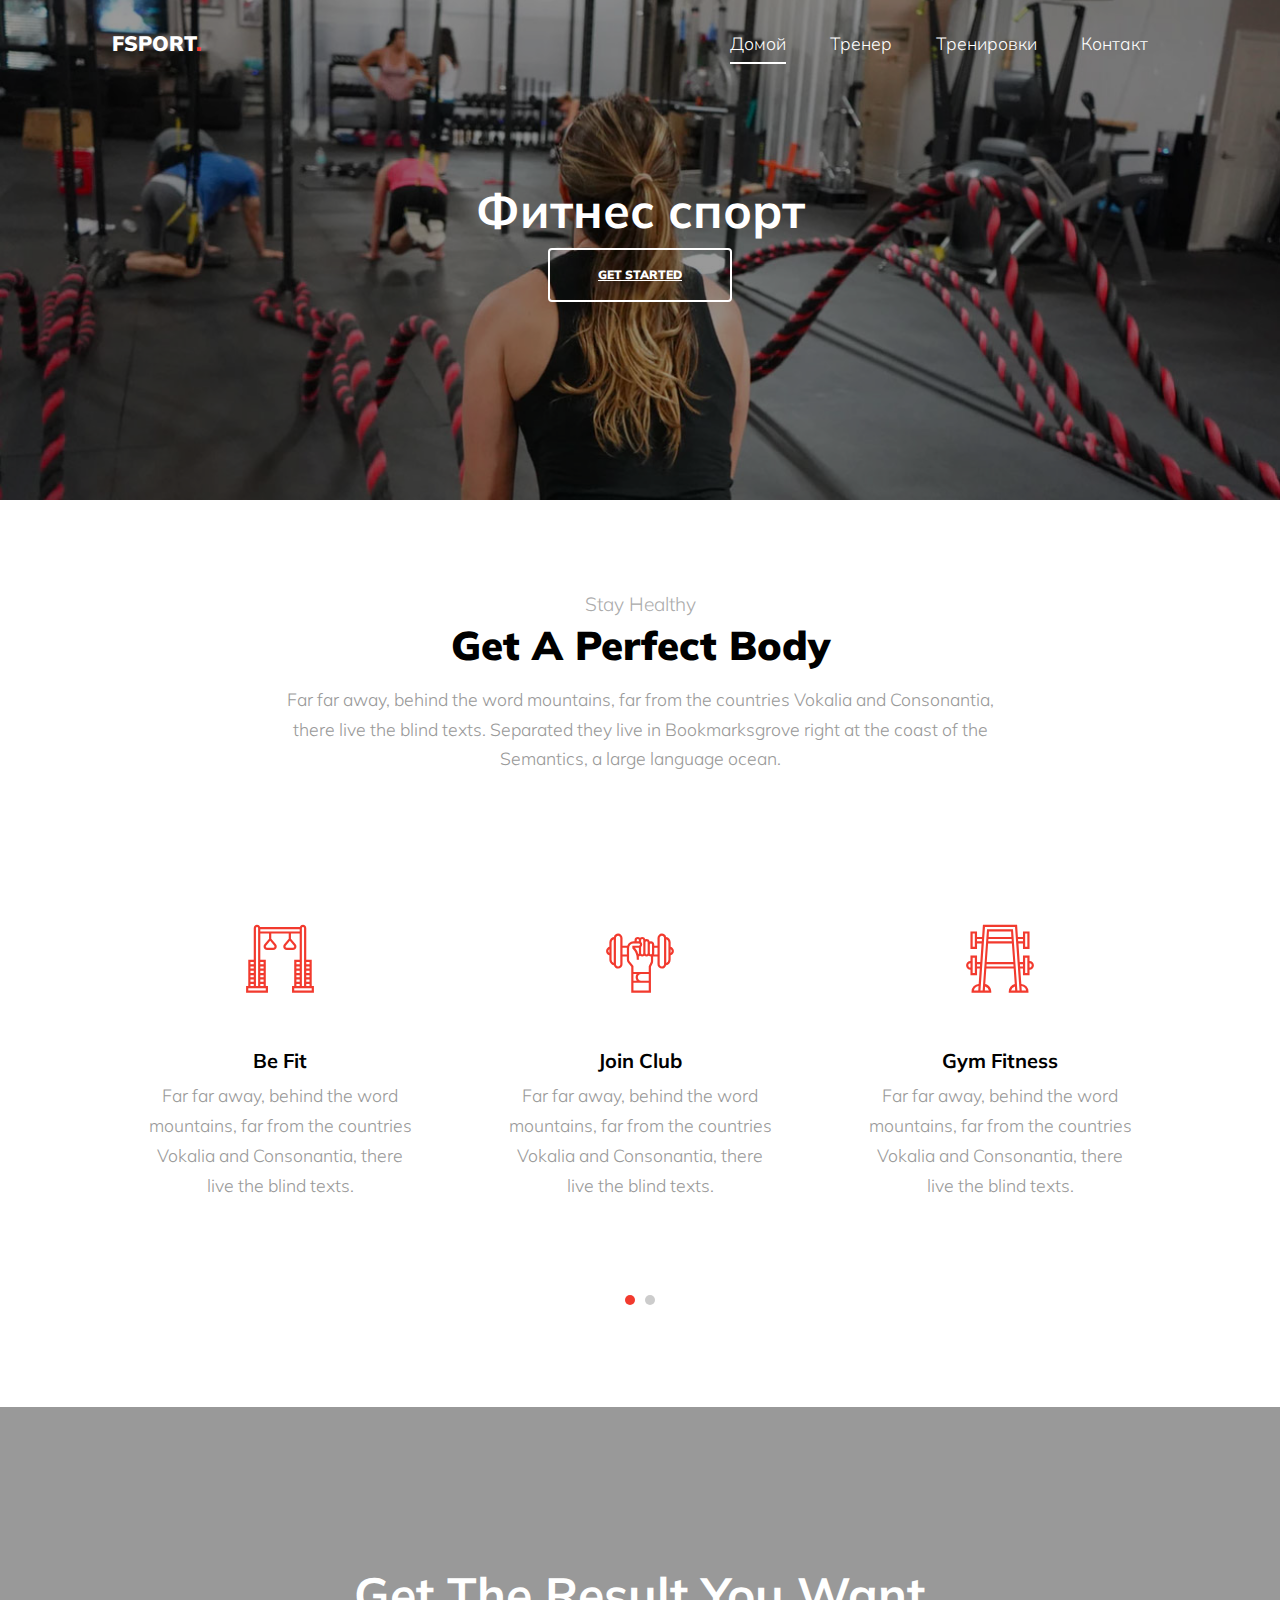
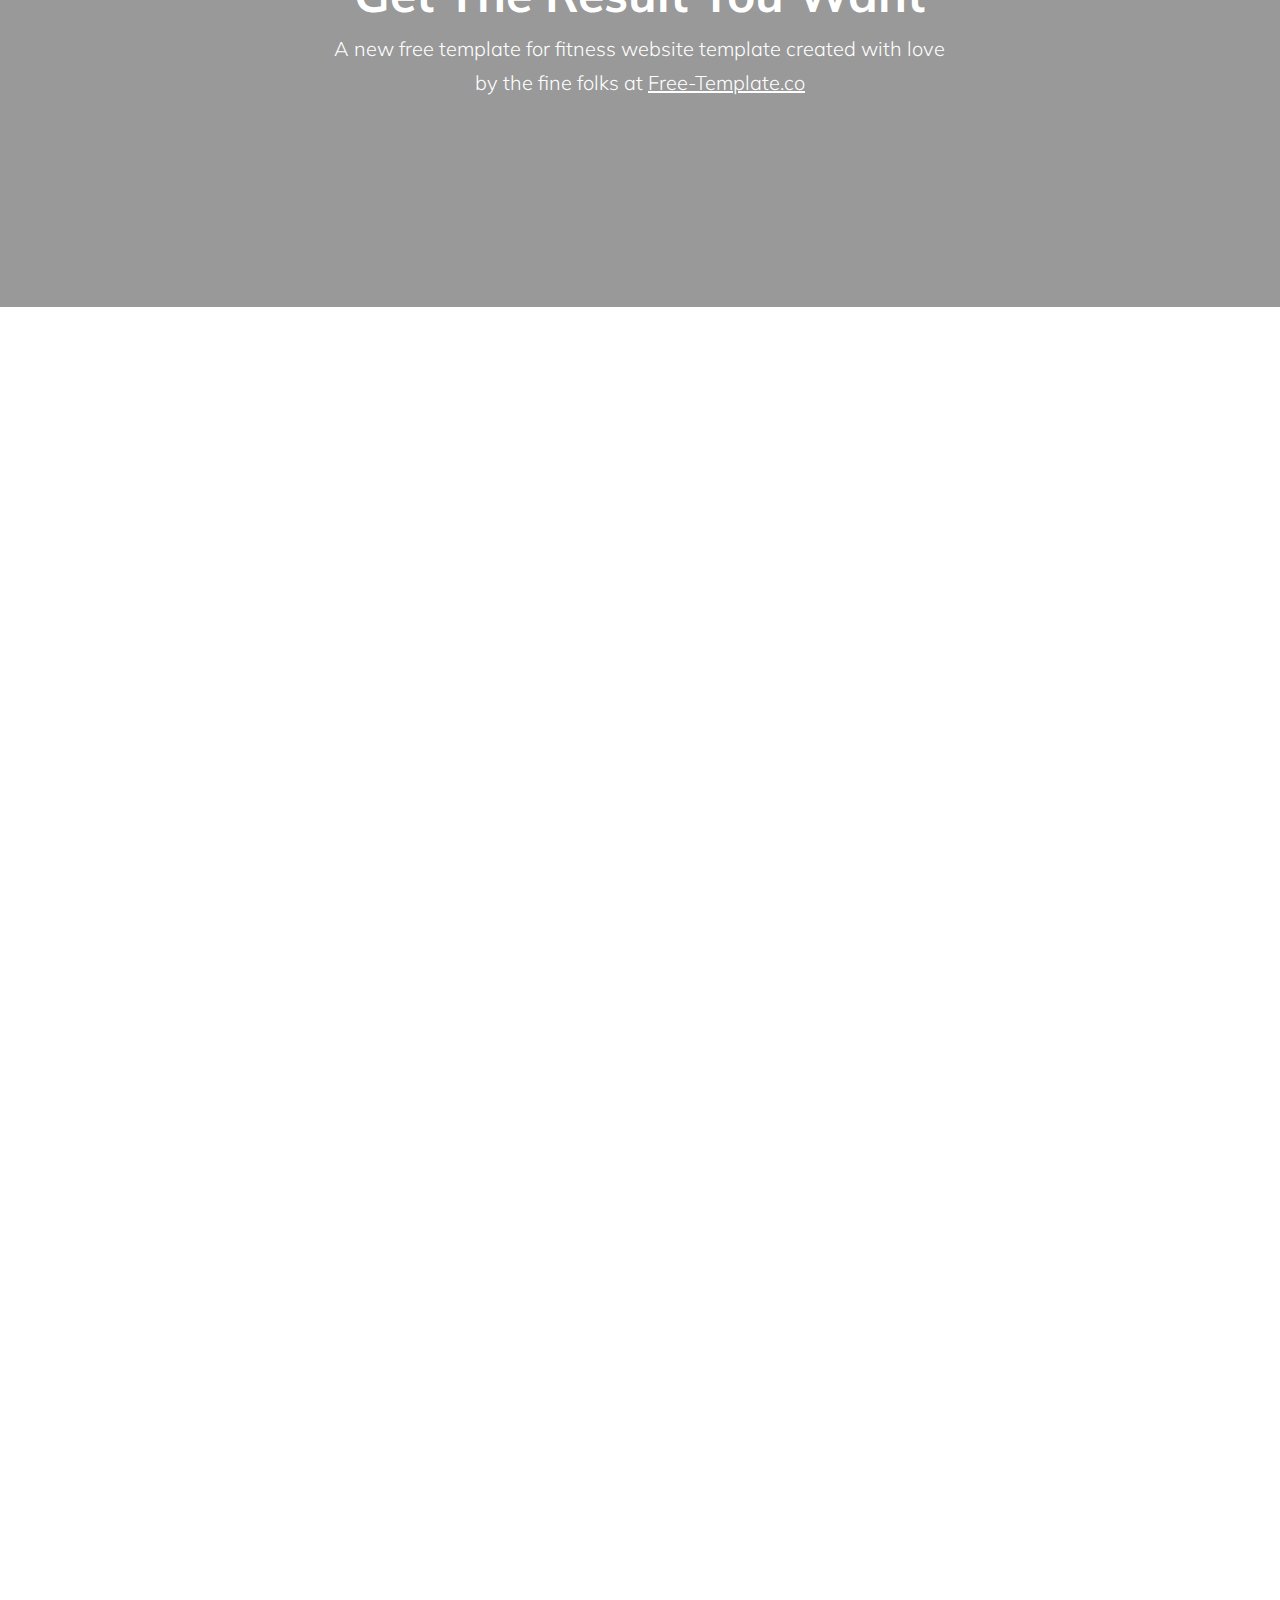
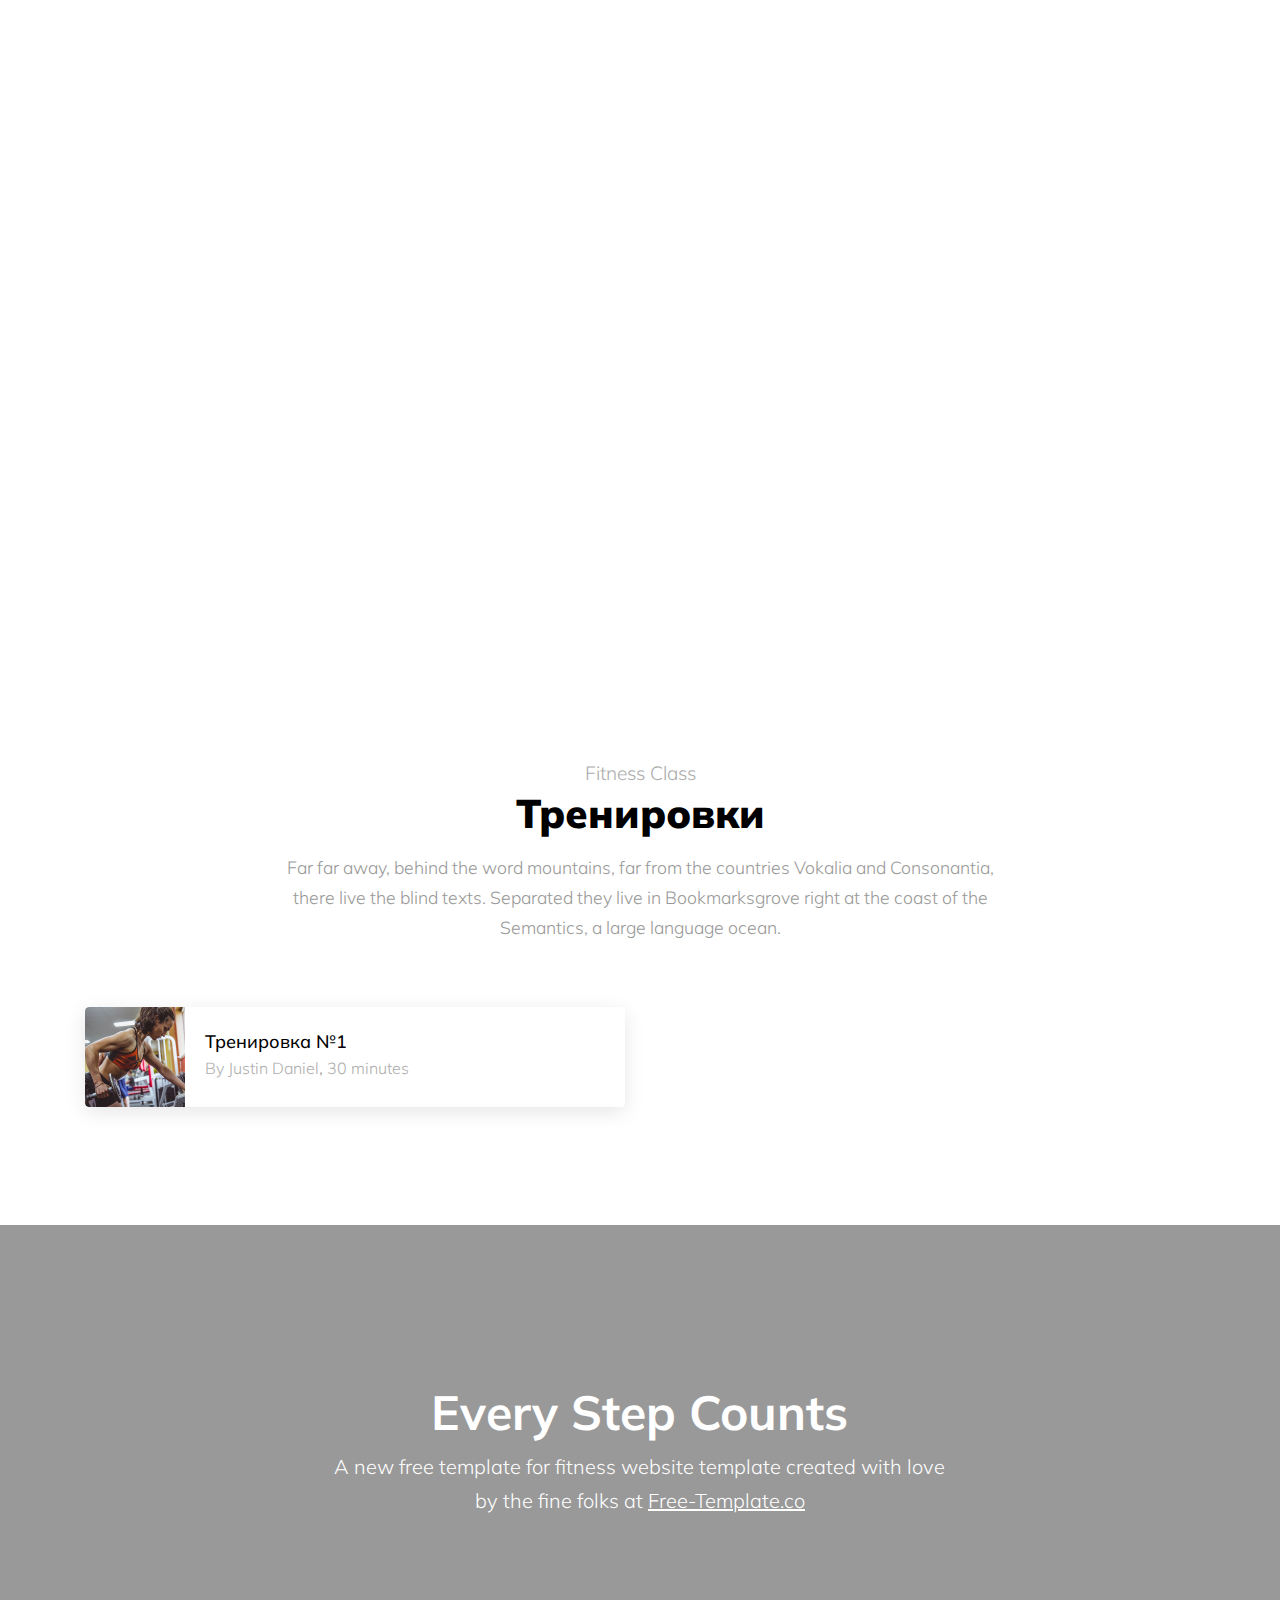
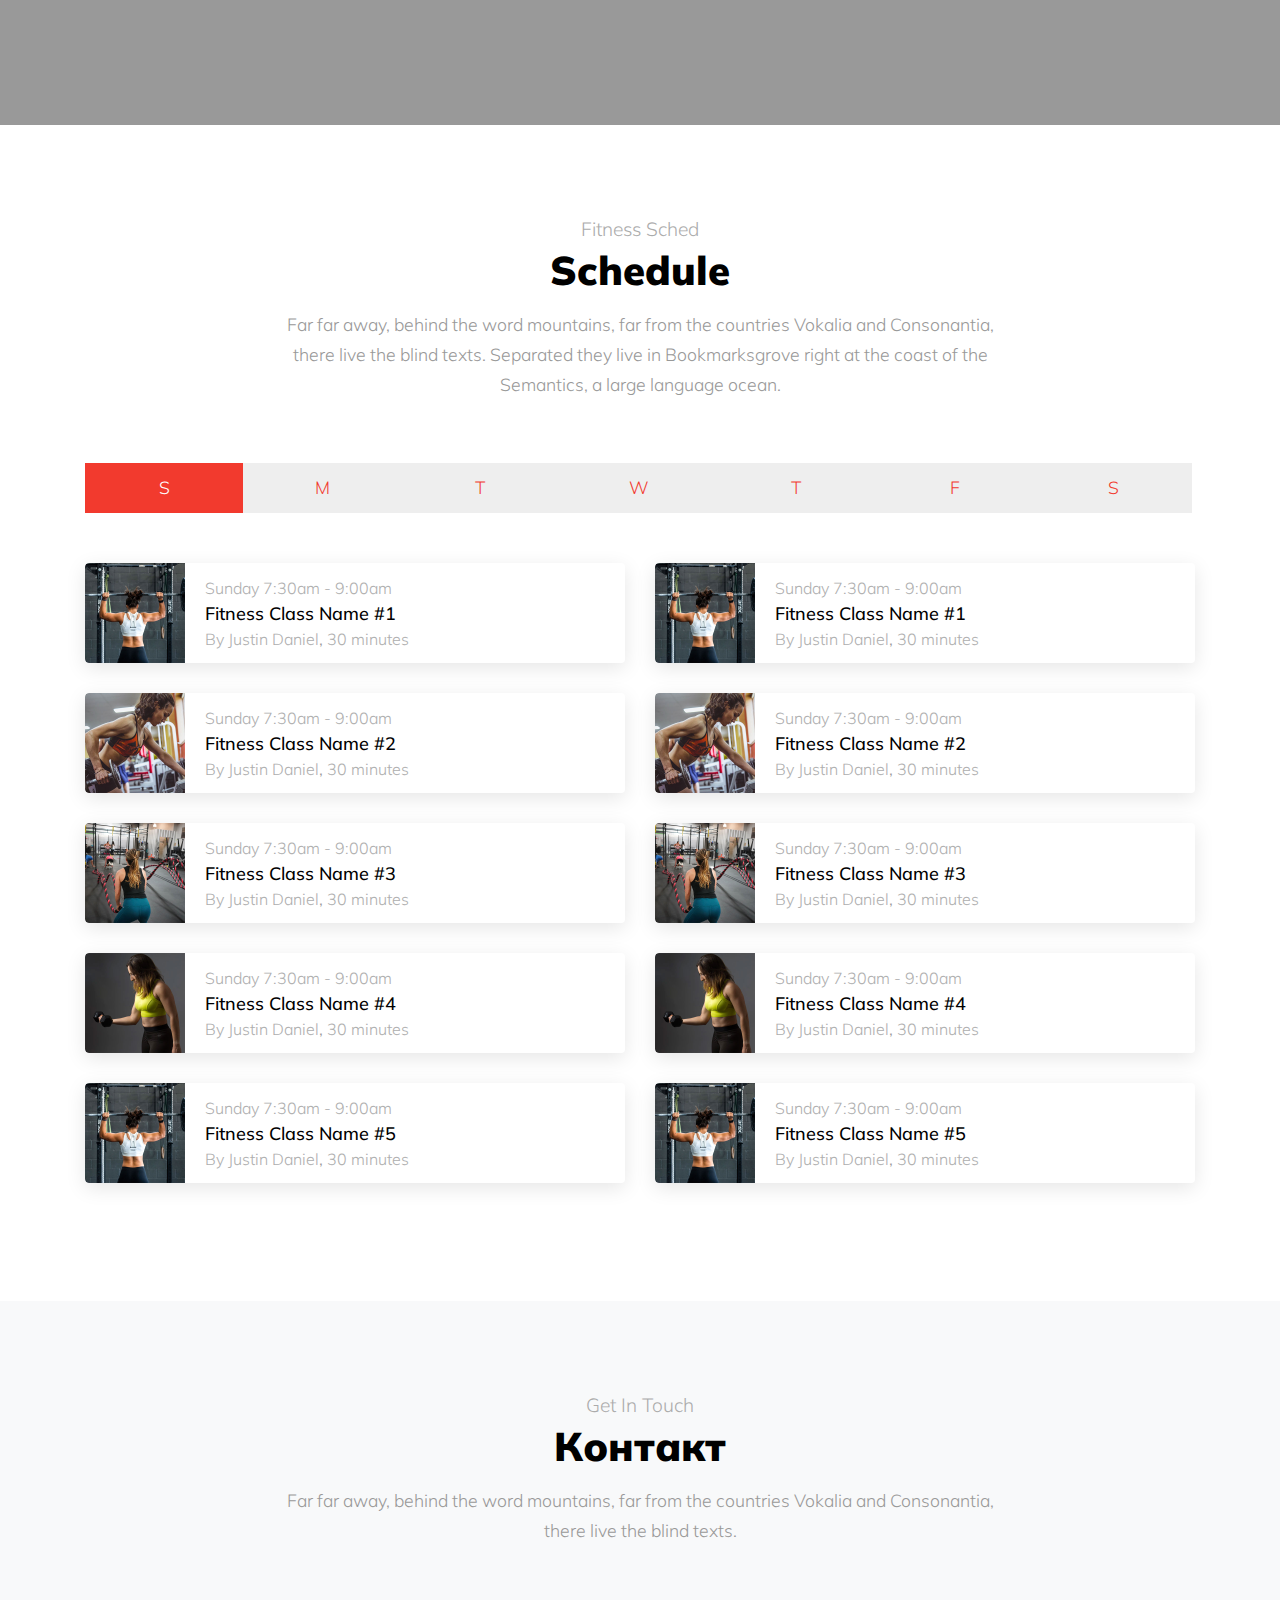
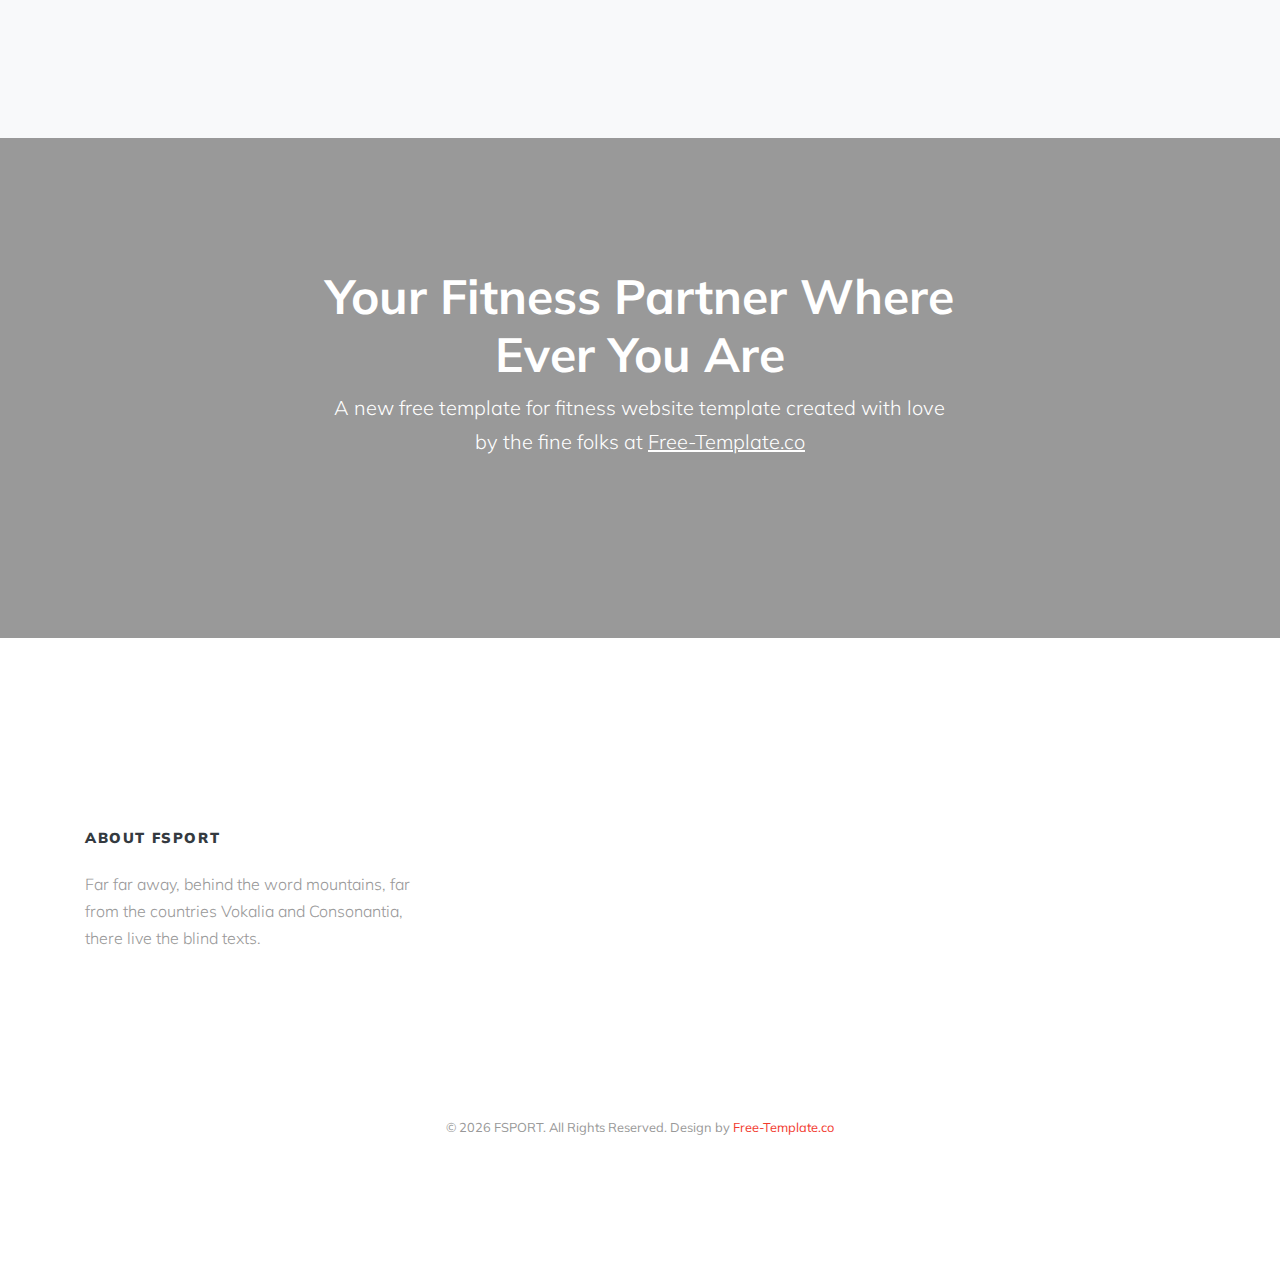
<file: index.html>
<!-- 
////////////////////////////////////////////////////////////////

Author: Free-Template.co
Author URL: http://free-template.co.
License: https://creativecommons.org/licenses/by/3.0/
License URL: https://creativecommons.org/licenses/by/3.0/
Site License URL: https://free-template.co/template-license/
  
Website:  https://free-template.co
Facebook: https://www.facebook.com/FreeDashTemplate.co
Twitter:  https://twitter.com/Free_Templateco
RSS Feed: https://feeds.feedburner.com/Free-templateco

////////////////////////////////////////////////////////////////
-->
<!DOCTYPE html>
<html lang="en">

<head>
  <title>FSPORT &mdash; Free Website Template by Free-Template.co</title>
  <meta charset="utf-8">
  <meta name="viewport" content="width=device-width, initial-scale=1, shrink-to-fit=no">

  <meta name="description" content="" />
  <meta name="keywords" content="" />
  <meta name="author" content="Free-Template.co" />

  <link rel="shortcut icon" href="ftco-32x32.png">

  <link href="https://fonts.googleapis.com/css?family=Muli:300,400,700,900" rel="stylesheet">
  <link rel="stylesheet" href="fonts/icomoon/style.css">

  <link rel="stylesheet" href="css/bootstrap.min.css">
  <link rel="stylesheet" href="css/jquery-ui.css">
  <link rel="stylesheet" href="css/owl.carousel.min.css">
  <link rel="stylesheet" href="css/owl.theme.default.min.css">
  <link rel="stylesheet" href="css/owl.theme.default.min.css">

  <link rel="stylesheet" href="css/jquery.fancybox.min.css">

  <link rel="stylesheet" href="css/bootstrap-datepicker.css">

  <link rel="stylesheet" href="fonts/flaticon/font/flaticon.css">

  <link rel="stylesheet" href="css/aos.css">
  <link href="css/jquery.mb.YTPlayer.min.css" media="all" rel="stylesheet" type="text/css">

  <link rel="stylesheet" href="css/style.css">



</head>

<body data-spy="scroll" data-target=".site-navbar-target" data-offset="300">

  <div class="site-wrap">

    <div class="site-mobile-menu site-navbar-target">
      <div class="site-mobile-menu-header">
        <div class="site-mobile-menu-close mt-3">
          <span class="icon-close2 js-menu-toggle"></span>
        </div>
      </div>
      <div class="site-mobile-menu-body"></div>
    </div>


    <header class="site-navbar py-4 js-sticky-header site-navbar-target" role="banner">

      <div class="container-fluid">
        <div class="d-flex align-items-center">
          <div class="site-logo"><a href="index.html">FSPORT<span>.</span> </a></div>
          <div class="ml-auto">
            <nav class="site-navigation position-relative text-right" role="navigation">
              <ul class="site-menu main-menu js-clone-nav mr-auto d-none d-lg-block">
                <li><a href="#home-section" class="nav-link">Домой</a></li>
                <li><a href="#trainer-section" class="nav-link">Тренер</a></li>
                <li><a href="#classes-section" class="nav-link">Тренировки</a></li>
                <li><a href="#contact-section" class="nav-link">Контакт</a></li>
              </ul>
            </nav>
            <a href="#" class="d-inline-block d-lg-none site-menu-toggle js-menu-toggle float-right"><span class="icon-menu h3"></span></a>
          </div>

        </div>
      </div>

    </header>

    <!-- <a id="bgndVideo" class="player"
      data-property="{videoURL:'https://www.youtube.com/watch?v=w-cRWOjlk8c',showYTLogo:false, showAnnotations: false, showControls: false, cc_load_policy: false, containment:'#home-section',autoPlay:true, mute:true, startAt:255, stopAt: 271, opacity:1}">
    </a> -->

    <div class="bgimg" id="home-section" style="background-image: url('images/bg_2.jpg');" data-stellar-background-ratio="0.5">
      <div class="container">

        <div class="row align-items-center">
          <div class="col-lg-12 mx-auto text-center" data-aos="fade-up">
            <h2 class="">Фитнес спорт</h2>
            <p class="text-center">
              <a href="#classes-section" class="btn btn-outline-white py-3 px-5">Get Started</a>
            </p>
          </div>
        </div>

      </div>
    </div>


 <!--   <div class="bgimg" style="background-image: url('images/bg_2.jpg');"  data-stellar-background-ratio="0.5">

      <div class="container">
        <div class="row align-items-center justify-content-center text-center">
          <div class="col-md-7">
            <h2 class="">Get The Result You Want</h2>
            <p class="lead mx-auto desc mb-5">A new free template for fitness website template created with love by the fine folks
              at <a href="https://free-template.co" target="_blank">Free-Template.co</a></p>
          </div>
        </div>
      </div>

    </div> -->



    <!--<div class="schedule-wrap">

      <div class="d-md-flex align-items-center">
        <div class="hours mr-md-4 mb-4 mb-lg-0">
          <strong class="d-block">Hours</strong>
          Opening: 7:30am &mdash;
          Closing: 9:00pm
        </div>
        <div class="cta ml-auto">
          <a href="#contact-section" class="smoothscroll d-flex d-md-flex align-items-center btn">
            <span class="mx-auto">  <span>Contact us</span> <span class="arrow icon-keyboard_arrow_right"></span></span>
          </a>
        </div>
      </div>
    </div>-->

    <div class="site-section">
      <div class="container">

        <div class="row justify-content-center text-center mb-5">
          <div class="col-md-8 section-heading">
            <span class="subheading">Stay Healthy</span>
            <h2 class="heading mb-3">Get A Perfect Body</h2>
            <p>Far far away, behind the word mountains, far from the countries Vokalia and Consonantia, there live the blind texts.
            Separated they live in Bookmarksgrove right at the coast of the Semantics, a large language ocean.</p>
          </div>
        </div>

        <!-- Slider -->
        <div class="owl-carousel nonloop-block-14 block-14" data-aos="fade">
          <div class="slide">
            <div class="ftco-feature-1">
              <span class="icon flaticon-fit"></span>
              <div class="ftco-feature-1-text">
                <h2>Be Fit</h2>
                <p>Far far away, behind the word mountains, far from the countries Vokalia and Consonantia, there live the blind texts.</p>
              </div>
            </div>
          </div>

          <div class="slide">
            <div class="ftco-feature-1">
              <span class="icon flaticon-gym-1"></span>
              <div class="ftco-feature-1-text">
                <h2>Join Club</h2>
                <p>Far far away, behind the word mountains, far from the countries Vokalia and Consonantia, there live the blind
                  texts.</p>
              </div>
            </div>
          </div>

          <div class="slide">
            <div class="ftco-feature-1">
              <span class="icon flaticon-gym"></span>
              <div class="ftco-feature-1-text">
                <h2>Gym Fitness</h2>
                <p>Far far away, behind the word mountains, far from the countries Vokalia and Consonantia, there live the blind
                  texts.</p>
              </div>
            </div>
          </div>

          <div class="slide">
            <div class="ftco-feature-1">
              <span class="icon flaticon-vegetables"></span>
              <div class="ftco-feature-1-text">
                <h2>Eat Vegie</h2>
                <p>Far far away, behind the word mountains, far from the countries Vokalia and Consonantia, there live the blind
                  texts.</p>
              </div>
            </div>
          </div>

          <div class="slide">
            <div class="ftco-feature-1">
              <span class="icon flaticon-fruit-juice"></span>
              <div class="ftco-feature-1-text">
                <h2>Fruit Juices</h2>
                <p>Far far away, behind the word mountains, far from the countries Vokalia and Consonantia, there live the blind
                  texts.</p>
              </div>
            </div>
          </div>
          
          <div class="slide">
            <div class="ftco-feature-1">
              <span class="icon flaticon-stationary-bike"></span>
              <div class="ftco-feature-1-text">
                <h2>Body Warmup</h2>
                <p>Far far away, behind the word mountains, far from the countries Vokalia and Consonantia, there live the blind
                  texts.</p>
              </div>
            </div>
          </div>

        </div>

      </div>
    </div>

    <div class="bgimg" style="background-image: url('images/bg_2.jpg');"  data-stellar-background-ratio="0.5">

      <div class="container">
        <div class="row align-items-center justify-content-center text-center">
          <div class="col-md-7">
            <h2 class="">Get The Result You Want</h2>
            <p class="lead mx-auto desc mb-5">A new free template for fitness website template created with love by the fine folks
              at <a href="https://free-template.co" target="_blank">Free-Template.co</a></p>
          </div>
        </div>
      </div>

    </div>

    <div class="site-section" id="trainer-section">
      <div class="container">
        <div class="row justify-content-center text-center mb-5" data-aos="fade-up">
          <div class="col-md-8  section-heading">
            <span class="subheading">Тренер</span>
            <h2 class="heading mb-3">Тренер</h2>
            <p>Far far away, behind the word mountains, far from the countries Vokalia and Consonantia, there live the blind
              texts.</p>
          </div>
        </div>

        <div class="row justify-content-center text-center mb-5">
          <div class="col-lg-3 mb-4 mb-lg-0 col-md-6 text-center" data-aos="fade-up" data-aos-delay="">
            <div class="person">
              <img src="images/trainer01.jpg" alt="Free website template by Free-Template.co" class="img-fluid">
              <h3>Justin Daniel</h3>
              <p class="position">Trainer</p>
              <p>Far far away, behind the word mountains, far from the countries Vokalia and Consonantia, there live the blind
              texts.</p>
            </div>
          </div>     
        </div>
      </div>
    </div>

    <div class="site-section" id="services-section">
      <div class="container">
        <div class="row justify-content-center text-center mb-5" data-aos="fade-up">
          <div class="col-md-8  section-heading">
            <span class="subheading">Fitness Services</span>
            <h2 class="heading mb-3">Services</h2>
            <p>Far far away, behind the word mountains, far from the countries Vokalia and Consonantia, there live the blind
              texts.
              </p>
          </div>
        </div>

        <div class="row">
          <div class="col-lg-4 mb-4 col-md-6" data-aos="fade-up" data-aos-delay="">
            <div class="ftco-feature-1">
              <span class="icon flaticon-fit"></span>
              <div class="ftco-feature-1-text">
                <h2>Be Fit</h2>
                <p>Far far away, behind the word mountains, far from the countries Vokalia and Consonantia, there live the blind
                  texts.</p>
              </div>
            </div>
          </div>
          <div class="col-lg-4 mb-4 col-md-6" data-aos="fade-up" data-aos-delay="100">
            <div class="ftco-feature-1">
              <span class="icon flaticon-gym-1"></span>
              <div class="ftco-feature-1-text">
                <h2>Join Club</h2>
                <p>Far far away, behind the word mountains, far from the countries Vokalia and Consonantia, there live the blind
                  texts.</p>
              </div>
            </div>
          </div>
          <div class="col-lg-4 mb-4 col-md-6" data-aos="fade-up" data-aos-delay="200">
            <div class="ftco-feature-1">
              <span class="icon flaticon-gym"></span>
              <div class="ftco-feature-1-text">
                <h2>Gym Fitness</h2>
                <p>Far far away, behind the word mountains, far from the countries Vokalia and Consonantia, there live the blind
                  texts.</p>
              </div>
            </div>
          </div>

          <div class="col-lg-4 mb-4 col-md-6" data-aos="fade-up" data-aos-delay="">
            <div class="ftco-feature-1">
              <span class="icon flaticon-vegetables"></span>
              <div class="ftco-feature-1-text">
                <h2>Eat Vegie</h2>
                <p>Far far away, behind the word mountains, far from the countries Vokalia and Consonantia, there live the blind
                  texts.</p>
              </div>
            </div>
          </div>

          <div class="col-lg-4 mb-4 col-md-6" data-aos="fade-up" data-aos-delay="100">
            <div class="ftco-feature-1">
              <span class="icon flaticon-fruit-juice"></span>
              <div class="ftco-feature-1-text">
                <h2>Fruit Juices</h2>
                <p>Far far away, behind the word mountains, far from the countries Vokalia and Consonantia, there live the blind
                  texts.</p>
              </div>
            </div>
          </div>

          <div class="col-lg-4 mb-4 col-md-6" data-aos="fade-up" data-aos-delay="200">
            <div class="ftco-feature-1">
              <span class="icon flaticon-stationary-bike"></span>
              <div class="ftco-feature-1-text">
                <h2>Body Warmup</h2>
                <p>Far far away, behind the word mountains, far from the countries Vokalia and Consonantia, there live the blind
                  texts.</p>
              </div>
            </div>
          </div>

        </div>
      </div>
    </div>


    <!-- <div class="schedule-wrap2 clearfix">
      <div class="d-md-flex align-items-center">
        <div class="hours mr-md-4 mb-4 mb-lg-0">
          <strong class="d-block">Hours</strong>
          Opening: 7:30am &mdash;
          Closing: 9:00pm
        </div>
        <div class="cta ml-auto">
          <a href="#" class="d-flex d-md-flex align-items-center btn">
            <span class="mx-auto"> <span>Contact us</span> <span class="arrow icon-keyboard_arrow_right"></span></span>
          </a>
        </div>
      </div>
    </div> -->


    <div class="site-section" id="classes-section">
      <div class="container">
        <div class="row justify-content-center text-center mb-5">
          <div class="col-md-8  section-heading">
            <span class="subheading">Fitness Class</span>
            <h2 class="heading mb-3">Тренировки</h2>
            <p>Far far away, behind the word mountains, far from the countries Vokalia and Consonantia, there live the blind texts.
            Separated they live in Bookmarksgrove right at the coast of the Semantics, a large language ocean.</p>
          </div>
        </div>
        <div class="row">
		
          <div class="col-lg-6"> 
            <div class="class-item d-flex align-items-center">
              <a href="single.html" class="class-item-thumbnail">
                <img src="images/class01-01.jpg" alt="Free website template by Free-Template.co">
              </a>
              <div class="class-item-text">
                
                <h2><a href="single.html">Тренировка №1</a></h2>
                <span>By Justin Daniel</span>,
                <span>30 minutes</span>
              </div>
            </div>          
          </div>
		  		
        </div>
       </div>
      </div>
    </div>

    <div class="bgimg" style="background-image: url('images/bg_3.jpg');"  data-stellar-background-ratio="0.5">
      <div class="container">
        <div class="row align-items-center justify-content-center text-center">
          <div class="col-md-7">
            <h2 class="">Every Step Counts</h2>
            <p class="lead mx-auto desc mb-5">A new free template for fitness website template created with love by the fine folks
              at <a href="https://free-template.co" target="_blank">Free-Template.co</a></p>
          </div>
        </div>
      </div>
    </div>

    <div class="site-section" id="schedule-section">
      <div class="container">
        <div class="row justify-content-center text-center mb-5">
          <div class="col-md-8  section-heading">
            <span class="subheading">Fitness Sched</span>
            <h2 class="heading mb-3">Schedule</h2>
            <p>Far far away, behind the word mountains, far from the countries Vokalia and Consonantia, there live the blind
              texts.
              Separated they live in Bookmarksgrove right at the coast of the Semantics, a large language ocean.</p>
          </div>
        </div>

        
        <div class="row">
          <div class="col-12">
            <ul class="nav days d-flex" role="tablist">
              <li class="nav-item">
                <a class="nav-link active" id="sunday-tab" data-toggle="tab" href="#nav-sunday" role="tab" aria-controls="sunday"
                  aria-selected="true">S</a>
              </li>
              <li class="nav-item">
                <a class="nav-link" id="monday-tab" data-toggle="tab" href="#nav-monday" role="tab" aria-controls="monday"
                  aria-selected="false">M</a>
              </li>
              <li class="nav-item">
                <a class="nav-link" id="tuesday-tab" data-toggle="tab" href="#nav-tuesday" role="tab" aria-controls="tuesday"
                  aria-selected="false">T</a>
              </li>
              <li class="nav-item">
                <a class="nav-link" id="wednesday-tab" data-toggle="tab" href="#nav-wednesday" role="tab" aria-controls="wednesday"
                  aria-selected="false">W</a>
              </li>

              <li class="nav-item">
                <a class="nav-link" id="thursday-tab" data-toggle="tab" href="#nav-thursday" role="tab" aria-controls="thursday"
                  aria-selected="false">T</a>
              </li><li class="nav-item">
                <a class="nav-link" id="friday-tab" data-toggle="tab" href="#nav-friday" role="tab" aria-controls="friday"
                  aria-selected="false">F</a>
              </li>
              <li class="nav-item">
                <a class="nav-link" id="saturday-tab" data-toggle="tab" href="#nav-saturday" role="tab" aria-controls="saturday"
                  aria-selected="false">S</a>
              </li>
            </ul>
          </div>
        </div>

        <div class="tab-content">
          <div class="tab-pane fade show active" id="nav-sunday" role="tabpanel" aria-labelledby="nav-sunday-tab">
            <div class="row">
              <div class="col-lg-6">
                <div class="class-item d-flex align-items-center">
                  <a href="single.html" class="class-item-thumbnail">
                    <img src="images/img_1.jpg" alt="Free website template by Free-Template.co">
                  </a>
                  <div class="class-item-text">
                    <span>Sunday 7:30am - 9:00am</span>
                    <h2><a href="single.html">Fitness Class Name #1</a></h2>
                    <span>By Justin Daniel</span>,
                    <span>30 minutes</span>
                  </div>
                </div>
            
                <div class="class-item d-flex align-items-center">
                  <a href="single.html" class="class-item-thumbnail">
                    <img src="images/img_2.jpg" alt="Free website template by Free-Template.co">
                  </a>
                  <div class="class-item-text">
                    <span>Sunday 7:30am - 9:00am</span>
                    <h2><a href="single.html">Fitness Class Name #2</a></h2>
                    <span>By Justin Daniel</span>,
                    <span>30 minutes</span>
                  </div>
                </div>
            
                <div class="class-item d-flex align-items-center">
                  <a href="single.html" class="class-item-thumbnail">
                    <img src="images/img_3.jpg" alt="Free website template by Free-Template.co">
                  </a>
                  <div class="class-item-text">
                    <span>Sunday 7:30am - 9:00am</span>
                    <h2><a href="single.html">Fitness Class Name #3</a></h2>
                    <span>By Justin Daniel</span>,
                    <span>30 minutes</span>
                  </div>
                </div>
            
                <div class="class-item d-flex align-items-center">
                  <a href="single.html" class="class-item-thumbnail">
                    <img src="images/img_4.jpg" alt="Free website template by Free-Template.co">
                  </a>
                  <div class="class-item-text">
                    <span>Sunday 7:30am - 9:00am</span>
                    <h2><a href="single.html">Fitness Class Name #4</a></h2>
                    <span>By Justin Daniel</span>,
                    <span>30 minutes</span>
                  </div>
                </div>
            
                <div class="class-item d-flex align-items-center">
                  <a href="single.html" class="class-item-thumbnail">
                    <img src="images/img_1.jpg" alt="Free website template by Free-Template.co">
                  </a>
                  <div class="class-item-text">
                    <span>Sunday 7:30am - 9:00am</span>
                    <h2><a href="single.html">Fitness Class Name #5</a></h2>
                    <span>By Justin Daniel</span>,
                    <span>30 minutes</span>
                  </div>
                </div>
            
            
              </div>
              <div class="col-lg-6">
                <div class="class-item d-flex align-items-center">
                  <a href="single.html" class="class-item-thumbnail">
                    <img src="images/img_1.jpg" alt="Free website template by Free-Template.co">
                  </a>
                  <div class="class-item-text">
                    <span>Sunday 7:30am - 9:00am</span>
                    <h2><a href="single.html">Fitness Class Name #1</a></h2>
                    <span>By Justin Daniel</span>,
                    <span>30 minutes</span>
                  </div>
                </div>
            
                <div class="class-item d-flex align-items-center">
                  <a href="single.html" class="class-item-thumbnail">
                    <img src="images/img_2.jpg" alt="Free website template by Free-Template.co">
                  </a>
                  <div class="class-item-text">
                    <span>Sunday 7:30am - 9:00am</span>
                    <h2><a href="single.html">Fitness Class Name #2</a></h2>
                    <span>By Justin Daniel</span>,
                    <span>30 minutes</span>
                  </div>
                </div>
            
                <div class="class-item d-flex align-items-center">
                  <a href="single.html" class="class-item-thumbnail">
                    <img src="images/img_3.jpg" alt="Free website template by Free-Template.co">
                  </a>
                  <div class="class-item-text">
                    <span>Sunday 7:30am - 9:00am</span>
                    <h2><a href="single.html">Fitness Class Name #3</a></h2>
                    <span>By Justin Daniel</span>,
                    <span>30 minutes</span>
                  </div>
                </div>
            
                <div class="class-item d-flex align-items-center">
                  <a href="single.html" class="class-item-thumbnail">
                    <img src="images/img_4.jpg" alt="Free website template by Free-Template.co">
                  </a>
                  <div class="class-item-text">
                    <span>Sunday 7:30am - 9:00am</span>
                    <h2><a href="single.html">Fitness Class Name #4</a></h2>
                    <span>By Justin Daniel</span>,
                    <span>30 minutes</span>
                  </div>
                </div>
            
                <div class="class-item d-flex align-items-center">
                  <a href="single.html" class="class-item-thumbnail">
                    <img src="images/img_1.jpg" alt="Free website template by Free-Template.co">
                  </a>
                  <div class="class-item-text">
                    <span>Sunday 7:30am - 9:00am</span>
                    <h2><a href="single.html">Fitness Class Name #5</a></h2>
                    <span>By Justin Daniel</span>,
                    <span>30 minutes</span>
                  </div>
                </div>
              </div>
            </div>
          </div>
          <div class="tab-pane fade" id="nav-monday" role="tabpanel" aria-labelledby="nav-monday-tab">
            <div class="row">
              <div class="col-lg-6">
                <div class="class-item d-flex align-items-center">
                  <a href="single.html" class="class-item-thumbnail">
                    <img src="images/img_4.jpg" alt="Free website template by Free-Template.co">
                  </a>
                  <div class="class-item-text">
                    <span>Monday 7:30am - 9:00am</span>
                    <h2><a href="single.html">Fitness Class Name #4</a></h2>
                    <span>By Justin Daniel</span>,
                    <span>30 minutes</span>
                  </div>
                </div>
                <div class="class-item d-flex align-items-center">
                  <a href="single.html" class="class-item-thumbnail">
                    <img src="images/img_1.jpg" alt="Free website template by Free-Template.co">
                  </a>
                  <div class="class-item-text">
                    <span>Monday 7:30am - 9:00am</span>
                    <h2><a href="single.html">Fitness Class Name #1</a></h2>
                    <span>By Justin Daniel</span>,
                    <span>30 minutes</span>
                  </div>
                </div>
          
                <div class="class-item d-flex align-items-center">
                  <a href="single.html" class="class-item-thumbnail">
                    <img src="images/img_2.jpg" alt="Free website template by Free-Template.co">
                  </a>
                  <div class="class-item-text">
                    <span>Monday 7:30am - 9:00am</span>
                    <h2><a href="single.html">Fitness Class Name #2</a></h2>
                    <span>By Justin Daniel</span>,
                    <span>30 minutes</span>
                  </div>
                </div>
          
                <div class="class-item d-flex align-items-center">
                  <a href="single.html" class="class-item-thumbnail">
                    <img src="images/img_3.jpg" alt="Free website template by Free-Template.co">
                  </a>
                  <div class="class-item-text">
                    <span>Monday 7:30am - 9:00am</span>
                    <h2><a href="single.html">Fitness Class Name #3</a></h2>
                    <span>By Justin Daniel</span>,
                    <span>30 minutes</span>
                  </div>
                </div>
          
                
          
                <div class="class-item d-flex align-items-center">
                  <a href="single.html" class="class-item-thumbnail">
                    <img src="images/img_1.jpg" alt="Free website template by Free-Template.co">
                  </a>
                  <div class="class-item-text">
                    <span>Monday 7:30am - 9:00am</span>
                    <h2><a href="single.html">Fitness Class Name #5</a></h2>
                    <span>By Justin Daniel</span>,
                    <span>30 minutes</span>
                  </div>
                </div>
          
          
              </div>
              <div class="col-lg-6">
                <div class="class-item d-flex align-items-center">
                  <a href="single.html" class="class-item-thumbnail">
                    <img src="images/img_1.jpg" alt="Free website template by Free-Template.co">
                  </a>
                  <div class="class-item-text">
                    <span>Monday 7:30am - 9:00am</span>
                    <h2><a href="single.html">Fitness Class Name #1</a></h2>
                    <span>By Justin Daniel</span>,
                    <span>30 minutes</span>
                  </div>
                </div>
          
                <div class="class-item d-flex align-items-center">
                  <a href="single.html" class="class-item-thumbnail">
                    <img src="images/img_2.jpg" alt="Free website template by Free-Template.co">
                  </a>
                  <div class="class-item-text">
                    <span>Monday 7:30am - 9:00am</span>
                    <h2><a href="single.html">Fitness Class Name #2</a></h2>
                    <span>By Justin Daniel</span>,
                    <span>30 minutes</span>
                  </div>
                </div>
          
                <div class="class-item d-flex align-items-center">
                  <a href="single.html" class="class-item-thumbnail">
                    <img src="images/img_3.jpg" alt="Free website template by Free-Template.co">
                  </a>
                  <div class="class-item-text">
                    <span>Monday 7:30am - 9:00am</span>
                    <h2><a href="single.html">Fitness Class Name #3</a></h2>
                    <span>By Justin Daniel</span>,
                    <span>30 minutes</span>
                  </div>
                </div>
          
                <div class="class-item d-flex align-items-center">
                  <a href="single.html" class="class-item-thumbnail">
                    <img src="images/img_4.jpg" alt="Free website template by Free-Template.co">
                  </a>
                  <div class="class-item-text">
                    <span>Monday 7:30am - 9:00am</span>
                    <h2><a href="single.html">Fitness Class Name #4</a></h2>
                    <span>By Justin Daniel</span>,
                    <span>30 minutes</span>
                  </div>
                </div>
          
                <div class="class-item d-flex align-items-center">
                  <a href="single.html" class="class-item-thumbnail">
                    <img src="images/img_1.jpg" alt="Free website template by Free-Template.co">
                  </a>
                  <div class="class-item-text">
                    <span>Monday 7:30am - 9:00am</span>
                    <h2><a href="single.html">Fitness Class Name #5</a></h2>
                    <span>By Justin Daniel</span>,
                    <span>30 minutes</span>
                  </div>
                </div>
              </div>
            </div>
          </div>
          <div class="tab-pane fade" id="nav-tuesday" role="tabpanel" aria-labelledby="nav-tuesday-tab">
            <div class="row">
              <div class="col-lg-6">
                <div class="class-item d-flex align-items-center">
                  <a href="single.html" class="class-item-thumbnail">
                    <img src="images/img_2.jpg" alt="Free website template by Free-Template.co">
                  </a>
                  <div class="class-item-text">
                    <span>Tuesday 7:30am - 9:00am</span>
                    <h2><a href="single.html">Fitness Class Name #2</a></h2>
                    <span>By Justin Daniel</span>,
                    <span>30 minutes</span>
                  </div>
                </div>
                <div class="class-item d-flex align-items-center">
                  <a href="single.html" class="class-item-thumbnail">
                    <img src="images/img_1.jpg" alt="Free website template by Free-Template.co">
                  </a>
                  <div class="class-item-text">
                    <span>Tuesday 7:30am - 9:00am</span>
                    <h2><a href="single.html">Fitness Class Name #1</a></h2>
                    <span>By Justin Daniel</span>,
                    <span>30 minutes</span>
                  </div>
                </div>
          
                
          
                <div class="class-item d-flex align-items-center">
                  <a href="single.html" class="class-item-thumbnail">
                    <img src="images/img_3.jpg" alt="Free website template by Free-Template.co">
                  </a>
                  <div class="class-item-text">
                    <span>Tuesday 7:30am - 9:00am</span>
                    <h2><a href="single.html">Fitness Class Name #3</a></h2>
                    <span>By Justin Daniel</span>,
                    <span>30 minutes</span>
                  </div>
                </div>
          
                <div class="class-item d-flex align-items-center">
                  <a href="single.html" class="class-item-thumbnail">
                    <img src="images/img_4.jpg" alt="Free website template by Free-Template.co">
                  </a>
                  <div class="class-item-text">
                    <span>Tuesday 7:30am - 9:00am</span>
                    <h2><a href="single.html">Fitness Class Name #4</a></h2>
                    <span>By Justin Daniel</span>,
                    <span>30 minutes</span>
                  </div>
                </div>
          
                <div class="class-item d-flex align-items-center">
                  <a href="single.html" class="class-item-thumbnail">
                    <img src="images/img_1.jpg" alt="Free website template by Free-Template.co">
                  </a>
                  <div class="class-item-text">
                    <span>Tuesday 7:30am - 9:00am</span>
                    <h2><a href="single.html">Fitness Class Name #5</a></h2>
                    <span>By Justin Daniel</span>,
                    <span>30 minutes</span>
                  </div>
                </div>
          
          
              </div>
              <div class="col-lg-6">
                <div class="class-item d-flex align-items-center">
                  <a href="single.html" class="class-item-thumbnail">
                    <img src="images/img_3.jpg" alt="Free website template by Free-Template.co">
                  </a>
                  <div class="class-item-text">
                    <span>Tuesday 7:30am - 9:00am</span>
                    <h2><a href="single.html">Fitness Class Name #3</a></h2>
                    <span>By Justin Daniel</span>,
                    <span>30 minutes</span>
                  </div>
                </div>
                <div class="class-item d-flex align-items-center">
                  <a href="single.html" class="class-item-thumbnail">
                    <img src="images/img_1.jpg" alt="Free website template by Free-Template.co">
                  </a>
                  <div class="class-item-text">
                    <span>Tuesday 7:30am - 9:00am</span>
                    <h2><a href="single.html">Fitness Class Name #1</a></h2>
                    <span>By Justin Daniel</span>,
                    <span>30 minutes</span>
                  </div>
                </div>
          
                <div class="class-item d-flex align-items-center">
                  <a href="single.html" class="class-item-thumbnail">
                    <img src="images/img_2.jpg" alt="Free website template by Free-Template.co">
                  </a>
                  <div class="class-item-text">
                    <span>Tuesday 7:30am - 9:00am</span>
                    <h2><a href="single.html">Fitness Class Name #2</a></h2>
                    <span>By Justin Daniel</span>,
                    <span>30 minutes</span>
                  </div>
                </div>
          
                
          
                <div class="class-item d-flex align-items-center">
                  <a href="single.html" class="class-item-thumbnail">
                    <img src="images/img_4.jpg" alt="Free website template by Free-Template.co">
                  </a>
                  <div class="class-item-text">
                    <span>Tuesday 7:30am - 9:00am</span>
                    <h2><a href="single.html">Fitness Class Name #4</a></h2>
                    <span>By Justin Daniel</span>,
                    <span>30 minutes</span>
                  </div>
                </div>
          
                <div class="class-item d-flex align-items-center">
                  <a href="single.html" class="class-item-thumbnail">
                    <img src="images/img_1.jpg" alt="Free website template by Free-Template.co">
                  </a>
                  <div class="class-item-text">
                    <span>Tuesday 7:30am - 9:00am</span>
                    <h2><a href="single.html">Fitness Class Name #5</a></h2>
                    <span>By Justin Daniel</span>,
                    <span>30 minutes</span>
                  </div>
                </div>
              </div>
            </div>
          </div>
          <div class="tab-pane fade" id="nav-wednesday" role="tabpanel" aria-labelledby="nav-wednesday-tab">
            <div class="row">
              <div class="col-lg-6">
                <div class="class-item d-flex align-items-center">
                  <a href="single.html" class="class-item-thumbnail">
                    <img src="images/img_2.jpg" alt="Free website template by Free-Template.co">
                  </a>
                  <div class="class-item-text">
                    <span>Wednesday 7:30am - 9:00am</span>
                    <h2><a href="single.html">Fitness Class Name #2</a></h2>
                    <span>By Justin Daniel</span>,
                    <span>30 minutes</span>
                  </div>
                </div>
                <div class="class-item d-flex align-items-center">
                  <a href="single.html" class="class-item-thumbnail">
                    <img src="images/img_1.jpg" alt="Free website template by Free-Template.co">
                  </a>
                  <div class="class-item-text">
                    <span>Wednesday 7:30am - 9:00am</span>
                    <h2><a href="single.html">Fitness Class Name #1</a></h2>
                    <span>By Justin Daniel</span>,
                    <span>30 minutes</span>
                  </div>
                </div>
          
          
          
                <div class="class-item d-flex align-items-center">
                  <a href="single.html" class="class-item-thumbnail">
                    <img src="images/img_3.jpg" alt="Free website template by Free-Template.co">
                  </a>
                  <div class="class-item-text">
                    <span>Wednesday 7:30am - 9:00am</span>
                    <h2><a href="single.html">Fitness Class Name #3</a></h2>
                    <span>By Justin Daniel</span>,
                    <span>30 minutes</span>
                  </div>
                </div>
          
                <div class="class-item d-flex align-items-center">
                  <a href="single.html" class="class-item-thumbnail">
                    <img src="images/img_4.jpg" alt="Free website template by Free-Template.co">
                  </a>
                  <div class="class-item-text">
                    <span>Wednesday 7:30am - 9:00am</span>
                    <h2><a href="single.html">Fitness Class Name #4</a></h2>
                    <span>By Justin Daniel</span>,
                    <span>30 minutes</span>
                  </div>
                </div>
          
                <div class="class-item d-flex align-items-center">
                  <a href="single.html" class="class-item-thumbnail">
                    <img src="images/img_1.jpg" alt="Free website template by Free-Template.co">
                  </a>
                  <div class="class-item-text">
                    <span>Wednesday 7:30am - 9:00am</span>
                    <h2><a href="single.html">Fitness Class Name #5</a></h2>
                    <span>By Justin Daniel</span>,
                    <span>30 minutes</span>
                  </div>
                </div>
          
          
              </div>
              <div class="col-lg-6">
                <div class="class-item d-flex align-items-center">
                  <a href="single.html" class="class-item-thumbnail">
                    <img src="images/img_3.jpg" alt="Free website template by Free-Template.co">
                  </a>
                  <div class="class-item-text">
                    <span>Wednesday 7:30am - 9:00am</span>
                    <h2><a href="single.html">Fitness Class Name #3</a></h2>
                    <span>By Justin Daniel</span>,
                    <span>30 minutes</span>
                  </div>
                </div>
                <div class="class-item d-flex align-items-center">
                  <a href="single.html" class="class-item-thumbnail">
                    <img src="images/img_1.jpg" alt="Free website template by Free-Template.co">
                  </a>
                  <div class="class-item-text">
                    <span>Wednesday 7:30am - 9:00am</span>
                    <h2><a href="single.html">Fitness Class Name #1</a></h2>
                    <span>By Justin Daniel</span>,
                    <span>30 minutes</span>
                  </div>
                </div>
          
                <div class="class-item d-flex align-items-center">
                  <a href="single.html" class="class-item-thumbnail">
                    <img src="images/img_2.jpg" alt="Free website template by Free-Template.co">
                  </a>
                  <div class="class-item-text">
                    <span>Wednesday 7:30am - 9:00am</span>
                    <h2><a href="single.html">Fitness Class Name #2</a></h2>
                    <span>By Justin Daniel</span>,
                    <span>30 minutes</span>
                  </div>
                </div>
          
          
          
                <div class="class-item d-flex align-items-center">
                  <a href="single.html" class="class-item-thumbnail">
                    <img src="images/img_4.jpg" alt="Free website template by Free-Template.co">
                  </a>
                  <div class="class-item-text">
                    <span>Wednesday 7:30am - 9:00am</span>
                    <h2><a href="single.html">Fitness Class Name #4</a></h2>
                    <span>By Justin Daniel</span>,
                    <span>30 minutes</span>
                  </div>
                </div>
          
                <div class="class-item d-flex align-items-center">
                  <a href="single.html" class="class-item-thumbnail">
                    <img src="images/img_1.jpg" alt="Free website template by Free-Template.co">
                  </a>
                  <div class="class-item-text">
                    <span>Wednesday 7:30am - 9:00am</span>
                    <h2><a href="single.html">Fitness Class Name #5</a></h2>
                    <span>By Justin Daniel</span>,
                    <span>30 minutes</span>
                  </div>
                </div>
              </div>
            </div>
          </div>

          <div class="tab-pane fade" id="nav-thursday" role="tabpanel" aria-labelledby="nav-thursday-tab">
            <div class="row">
              <div class="col-lg-6">
                <div class="class-item d-flex align-items-center">
                  <a href="single.html" class="class-item-thumbnail">
                    <img src="images/img_4.jpg" alt="Free website template by Free-Template.co">
                  </a>
                  <div class="class-item-text">
                    <span>Thursday 7:30am - 9:00am</span>
                    <h2><a href="single.html">Fitness Class Name #4</a></h2>
                    <span>By Justin Daniel</span>,
                    <span>30 minutes</span>
                  </div>
                </div>
                <div class="class-item d-flex align-items-center">
                  <a href="single.html" class="class-item-thumbnail">
                    <img src="images/img_1.jpg" alt="Free website template by Free-Template.co">
                  </a>
                  <div class="class-item-text">
                    <span>Thursday 7:30am - 9:00am</span>
                    <h2><a href="single.html">Fitness Class Name #1</a></h2>
                    <span>By Justin Daniel</span>,
                    <span>30 minutes</span>
                  </div>
                </div>
          
                <div class="class-item d-flex align-items-center">
                  <a href="single.html" class="class-item-thumbnail">
                    <img src="images/img_2.jpg" alt="Free website template by Free-Template.co">
                  </a>
                  <div class="class-item-text">
                    <span>Thursday 7:30am - 9:00am</span>
                    <h2><a href="single.html">Fitness Class Name #2</a></h2>
                    <span>By Justin Daniel</span>,
                    <span>30 minutes</span>
                  </div>
                </div>
          
                <div class="class-item d-flex align-items-center">
                  <a href="single.html" class="class-item-thumbnail">
                    <img src="images/img_3.jpg" alt="Free website template by Free-Template.co">
                  </a>
                  <div class="class-item-text">
                    <span>Thursday 7:30am - 9:00am</span>
                    <h2><a href="single.html">Fitness Class Name #3</a></h2>
                    <span>By Justin Daniel</span>,
                    <span>30 minutes</span>
                  </div>
                </div>
          
          
          
                <div class="class-item d-flex align-items-center">
                  <a href="single.html" class="class-item-thumbnail">
                    <img src="images/img_1.jpg" alt="Free website template by Free-Template.co">
                  </a>
                  <div class="class-item-text">
                    <span>Thursday 7:30am - 9:00am</span>
                    <h2><a href="single.html">Fitness Class Name #5</a></h2>
                    <span>By Justin Daniel</span>,
                    <span>30 minutes</span>
                  </div>
                </div>
          
          
              </div>
              <div class="col-lg-6">
                <div class="class-item d-flex align-items-center">
                  <a href="single.html" class="class-item-thumbnail">
                    <img src="images/img_1.jpg" alt="Free website template by Free-Template.co">
                  </a>
                  <div class="class-item-text">
                    <span>Thursday 7:30am - 9:00am</span>
                    <h2><a href="single.html">Fitness Class Name #1</a></h2>
                    <span>By Justin Daniel</span>,
                    <span>30 minutes</span>
                  </div>
                </div>
          
                <div class="class-item d-flex align-items-center">
                  <a href="single.html" class="class-item-thumbnail">
                    <img src="images/img_2.jpg" alt="Free website template by Free-Template.co">
                  </a>
                  <div class="class-item-text">
                    <span>Thursday 7:30am - 9:00am</span>
                    <h2><a href="single.html">Fitness Class Name #2</a></h2>
                    <span>By Justin Daniel</span>,
                    <span>30 minutes</span>
                  </div>
                </div>
          
                <div class="class-item d-flex align-items-center">
                  <a href="single.html" class="class-item-thumbnail">
                    <img src="images/img_3.jpg" alt="Free website template by Free-Template.co">
                  </a>
                  <div class="class-item-text">
                    <span>Thursday 7:30am - 9:00am</span>
                    <h2><a href="single.html">Fitness Class Name #3</a></h2>
                    <span>By Justin Daniel</span>,
                    <span>30 minutes</span>
                  </div>
                </div>
          
                <div class="class-item d-flex align-items-center">
                  <a href="single.html" class="class-item-thumbnail">
                    <img src="images/img_4.jpg" alt="Free website template by Free-Template.co">
                  </a>
                  <div class="class-item-text">
                    <span>Thursday 7:30am - 9:00am</span>
                    <h2><a href="single.html">Fitness Class Name #4</a></h2>
                    <span>By Justin Daniel</span>,
                    <span>30 minutes</span>
                  </div>
                </div>
          
                <div class="class-item d-flex align-items-center">
                  <a href="single.html" class="class-item-thumbnail">
                    <img src="images/img_1.jpg" alt="Free website template by Free-Template.co">
                  </a>
                  <div class="class-item-text">
                    <span>Thursday 7:30am - 9:00am</span>
                    <h2><a href="single.html">Fitness Class Name #5</a></h2>
                    <span>By Justin Daniel</span>,
                    <span>30 minutes</span>
                  </div>
                </div>
              </div>
            </div>
          </div>
          <div class="tab-pane fade" id="nav-friday" role="tabpanel" aria-labelledby="nav-friday-tab">
            <div class="row">
              <div class="col-lg-6">
                <div class="class-item d-flex align-items-center">
                  <a href="single.html" class="class-item-thumbnail">
                    <img src="images/img_2.jpg" alt="Free website template by Free-Template.co">
                  </a>
                  <div class="class-item-text">
                    <span>Friday 7:30am - 9:00am</span>
                    <h2><a href="single.html">Fitness Class Name #2</a></h2>
                    <span>By Justin Daniel</span>,
                    <span>30 minutes</span>
                  </div>
                </div>
                <div class="class-item d-flex align-items-center">
                  <a href="single.html" class="class-item-thumbnail">
                    <img src="images/img_1.jpg" alt="Free website template by Free-Template.co">
                  </a>
                  <div class="class-item-text">
                    <span>Friday 7:30am - 9:00am</span>
                    <h2><a href="single.html">Fitness Class Name #1</a></h2>
                    <span>By Justin Daniel</span>,
                    <span>30 minutes</span>
                  </div>
                </div>
          
          
          
                <div class="class-item d-flex align-items-center">
                  <a href="single.html" class="class-item-thumbnail">
                    <img src="images/img_3.jpg" alt="Free website template by Free-Template.co">
                  </a>
                  <div class="class-item-text">
                    <span>Friday 7:30am - 9:00am</span>
                    <h2><a href="single.html">Fitness Class Name #3</a></h2>
                    <span>By Justin Daniel</span>,
                    <span>30 minutes</span>
                  </div>
                </div>
          
                <div class="class-item d-flex align-items-center">
                  <a href="single.html" class="class-item-thumbnail">
                    <img src="images/img_4.jpg" alt="Free website template by Free-Template.co">
                  </a>
                  <div class="class-item-text">
                    <span>Friday 7:30am - 9:00am</span>
                    <h2><a href="single.html">Fitness Class Name #4</a></h2>
                    <span>By Justin Daniel</span>,
                    <span>30 minutes</span>
                  </div>
                </div>
          
                <div class="class-item d-flex align-items-center">
                  <a href="single.html" class="class-item-thumbnail">
                    <img src="images/img_1.jpg" alt="Free website template by Free-Template.co">
                  </a>
                  <div class="class-item-text">
                    <span>Friday 7:30am - 9:00am</span>
                    <h2><a href="single.html">Fitness Class Name #5</a></h2>
                    <span>By Justin Daniel</span>,
                    <span>30 minutes</span>
                  </div>
                </div>
          
          
              </div>
              <div class="col-lg-6">
                <div class="class-item d-flex align-items-center">
                  <a href="single.html" class="class-item-thumbnail">
                    <img src="images/img_3.jpg" alt="Free website template by Free-Template.co">
                  </a>
                  <div class="class-item-text">
                    <span>Friday 7:30am - 9:00am</span>
                    <h2><a href="single.html">Fitness Class Name #3</a></h2>
                    <span>By Justin Daniel</span>,
                    <span>30 minutes</span>
                  </div>
                </div>
                <div class="class-item d-flex align-items-center">
                  <a href="single.html" class="class-item-thumbnail">
                    <img src="images/img_1.jpg" alt="Free website template by Free-Template.co">
                  </a>
                  <div class="class-item-text">
                    <span>Friday 7:30am - 9:00am</span>
                    <h2><a href="single.html">Fitness Class Name #1</a></h2>
                    <span>By Justin Daniel</span>,
                    <span>30 minutes</span>
                  </div>
                </div>
          
                <div class="class-item d-flex align-items-center">
                  <a href="single.html" class="class-item-thumbnail">
                    <img src="images/img_2.jpg" alt="Free website template by Free-Template.co">
                  </a>
                  <div class="class-item-text">
                    <span>Friday 7:30am - 9:00am</span>
                    <h2><a href="single.html">Fitness Class Name #2</a></h2>
                    <span>By Justin Daniel</span>,
                    <span>30 minutes</span>
                  </div>
                </div>
          
          
          
                <div class="class-item d-flex align-items-center">
                  <a href="single.html" class="class-item-thumbnail">
                    <img src="images/img_4.jpg" alt="Free website template by Free-Template.co">
                  </a>
                  <div class="class-item-text">
                    <span>Friday 7:30am - 9:00am</span>
                    <h2><a href="single.html">Fitness Class Name #4</a></h2>
                    <span>By Justin Daniel</span>,
                    <span>30 minutes</span>
                  </div>
                </div>
          
                <div class="class-item d-flex align-items-center">
                  <a href="single.html" class="class-item-thumbnail">
                    <img src="images/img_1.jpg" alt="Free website template by Free-Template.co">
                  </a>
                  <div class="class-item-text">
                    <span>Friday 7:30am - 9:00am</span>
                    <h2><a href="single.html">Fitness Class Name #5</a></h2>
                    <span>By Justin Daniel</span>,
                    <span>30 minutes</span>
                  </div>
                </div>
              </div>
            </div>
          </div>
          <div class="tab-pane fade" id="nav-saturday" role="tabpanel" aria-labelledby="nav-saturday-tab">
            <div class="row">
              <div class="col-lg-6">
                <div class="class-item d-flex align-items-center">
                  <a href="single.html" class="class-item-thumbnail">
                    <img src="images/img_1.jpg" alt="Free website template by Free-Template.co">
                  </a>
                  <div class="class-item-text">
                    <span>Saturday 7:30am - 9:00am</span>
                    <h2><a href="single.html">Fitness Class Name #1</a></h2>
                    <span>By Justin Daniel</span>,
                    <span>30 minutes</span>
                  </div>
                </div>
                <div class="class-item d-flex align-items-center">
                  <a href="single.html" class="class-item-thumbnail">
                    <img src="images/img_2.jpg" alt="Free website template by Free-Template.co">
                  </a>
                  <div class="class-item-text">
                    <span>Saturday 7:30am - 9:00am</span>
                    <h2><a href="single.html">Fitness Class Name #2</a></h2>
                    <span>By Justin Daniel</span>,
                    <span>30 minutes</span>
                  </div>
                </div>
                
          
          
          
                <div class="class-item d-flex align-items-center">
                  <a href="single.html" class="class-item-thumbnail">
                    <img src="images/img_3.jpg" alt="Free website template by Free-Template.co">
                  </a>
                  <div class="class-item-text">
                    <span>Saturday 7:30am - 9:00am</span>
                    <h2><a href="single.html">Fitness Class Name #3</a></h2>
                    <span>By Justin Daniel</span>,
                    <span>30 minutes</span>
                  </div>
                </div>
          
                <div class="class-item d-flex align-items-center">
                  <a href="single.html" class="class-item-thumbnail">
                    <img src="images/img_4.jpg" alt="Free website template by Free-Template.co">
                  </a>
                  <div class="class-item-text">
                    <span>Saturday 7:30am - 9:00am</span>
                    <h2><a href="single.html">Fitness Class Name #4</a></h2>
                    <span>By Justin Daniel</span>,
                    <span>30 minutes</span>
                  </div>
                </div>
          
                <div class="class-item d-flex align-items-center">
                  <a href="single.html" class="class-item-thumbnail">
                    <img src="images/img_1.jpg" alt="Free website template by Free-Template.co">
                  </a>
                  <div class="class-item-text">
                    <span>Saturday 7:30am - 9:00am</span>
                    <h2><a href="single.html">Fitness Class Name #5</a></h2>
                    <span>By Justin Daniel</span>,
                    <span>30 minutes</span>
                  </div>
                </div>
          
          
              </div>
              <div class="col-lg-6">
                <div class="class-item d-flex align-items-center">
                  <a href="single.html" class="class-item-thumbnail">
                    <img src="images/img_3.jpg" alt="Free website template by Free-Template.co">
                  </a>
                  <div class="class-item-text">
                    <span>Saturday 7:30am - 9:00am</span>
                    <h2><a href="single.html">Fitness Class Name #3</a></h2>
                    <span>By Justin Daniel</span>,
                    <span>30 minutes</span>
                  </div>
                </div>
                <div class="class-item d-flex align-items-center">
                  <a href="single.html" class="class-item-thumbnail">
                    <img src="images/img_1.jpg" alt="Free website template by Free-Template.co">
                  </a>
                  <div class="class-item-text">
                    <span>Saturday 7:30am - 9:00am</span>
                    <h2><a href="single.html">Fitness Class Name #1</a></h2>
                    <span>By Justin Daniel</span>,
                    <span>30 minutes</span>
                  </div>
                </div>
          
                <div class="class-item d-flex align-items-center">
                  <a href="single.html" class="class-item-thumbnail">
                    <img src="images/img_2.jpg" alt="Free website template by Free-Template.co">
                  </a>
                  <div class="class-item-text">
                    <span>Saturday 7:30am - 9:00am</span>
                    <h2><a href="single.html">Fitness Class Name #2</a></h2>
                    <span>By Justin Daniel</span>,
                    <span>30 minutes</span>
                  </div>
                </div>
          
          
          
                <div class="class-item d-flex align-items-center">
                  <a href="single.html" class="class-item-thumbnail">
                    <img src="images/img_4.jpg" alt="Free website template by Free-Template.co">
                  </a>
                  <div class="class-item-text">
                    <span>Saturday 7:30am - 9:00am</span>
                    <h2><a href="single.html">Fitness Class Name #4</a></h2>
                    <span>By Justin Daniel</span>,
                    <span>30 minutes</span>
                  </div>
                </div>
          
                <div class="class-item d-flex align-items-center">
                  <a href="single.html" class="class-item-thumbnail">
                    <img src="images/img_1.jpg" alt="Free website template by Free-Template.co">
                  </a>
                  <div class="class-item-text">
                    <span>Saturday 7:30am - 9:00am</span>
                    <h2><a href="single.html">Fitness Class Name #5</a></h2>
                    <span>By Justin Daniel</span>,
                    <span>30 minutes</span>
                  </div>
                </div>
              </div>
            </div>
          </div>
        </div>
        
      </div>
    </div>

    <div class="site-section bg-light contact-wrap" id="contact-section">
      <div class="container">
        
        <div class="row justify-content-center text-center mb-5">
          <div class="col-md-8  section-heading">
            <span class="subheading">Get In Touch</span>
            <h2 class="heading mb-3">Контакт</h2>
            <p>Far far away, behind the word mountains, far from the countries Vokalia and Consonantia, there live the blind
              texts.
            </p>
          </div>
        </div>

      </div>
    </div>
	
    <div class="bgimg" style="background-image: url('images/bg_1.jpg');" data-stellar-background-ratio="0.5">
      <div class="container">
        <div class="row align-items-center justify-content-center text-center">
          <div class="col-md-7">
            <h2 class="">Your Fitness Partner Where Ever You Are</h2>
            <p class="lead mx-auto desc mb-5">A new free template for fitness website template created with love by the fine
              folks
              at <a href="https://free-template.co" target="_blank">Free-Template.co</a></p>
          </div>
        </div>
      </div>
    </div>
    

    <footer class="footer-section">
      <div class="container">
        <div class="row text-align center">
          <div class="col-md-4 text-align center">
            <h3 class="text-dark">About FSPORT</h3>
            <p>Far far away, behind the word mountains, far from the countries Vokalia and Consonantia, there live the blind texts.</p>
          </div>
        </div>

        <div class="row pt-5 mt-5 text-center">
          <div class="col-md-12">
            <div class=" pt-5">
              <!-- Link back to Free-Template.co can't be removed. Template is licensed under CC BY 3.0. -->
              <p class="copyright"><small>&copy;
                  <script>document.write(new Date().getFullYear());</script> FSPORT. All Rights Reserved. Design by <a
                    href="https://free-template.co" target="_blank">Free-Template.co</a></small></p>
            </div>
          </div>

        </div>
      </div>
    </footer>



  </div>
  <!-- .site-wrap -->

  <script src="js/jquery-3.3.1.min.js"></script>
  <script src="js/jquery-migrate-3.0.1.min.js"></script>
  <script src="js/jquery-ui.js"></script>
  <script src="js/popper.min.js"></script>
  <script src="js/bootstrap.min.js"></script>
  <script src="js/owl.carousel.min.js"></script>
  <script src="js/jquery.stellar.min.js"></script>
  <script src="js/jquery.countdown.min.js"></script>
  <script src="js/bootstrap-datepicker.min.js"></script>
  <script src="js/jquery.easing.1.3.js"></script>
  <script src="js/aos.js"></script>
  <script src="js/jquery.fancybox.min.js"></script>
  <script src="js/jquery.sticky.js"></script>
  <script src="js/jquery.mb.YTPlayer.min.js"></script>




  <script src="js/main.js"></script>

</body>

</html>
</file>
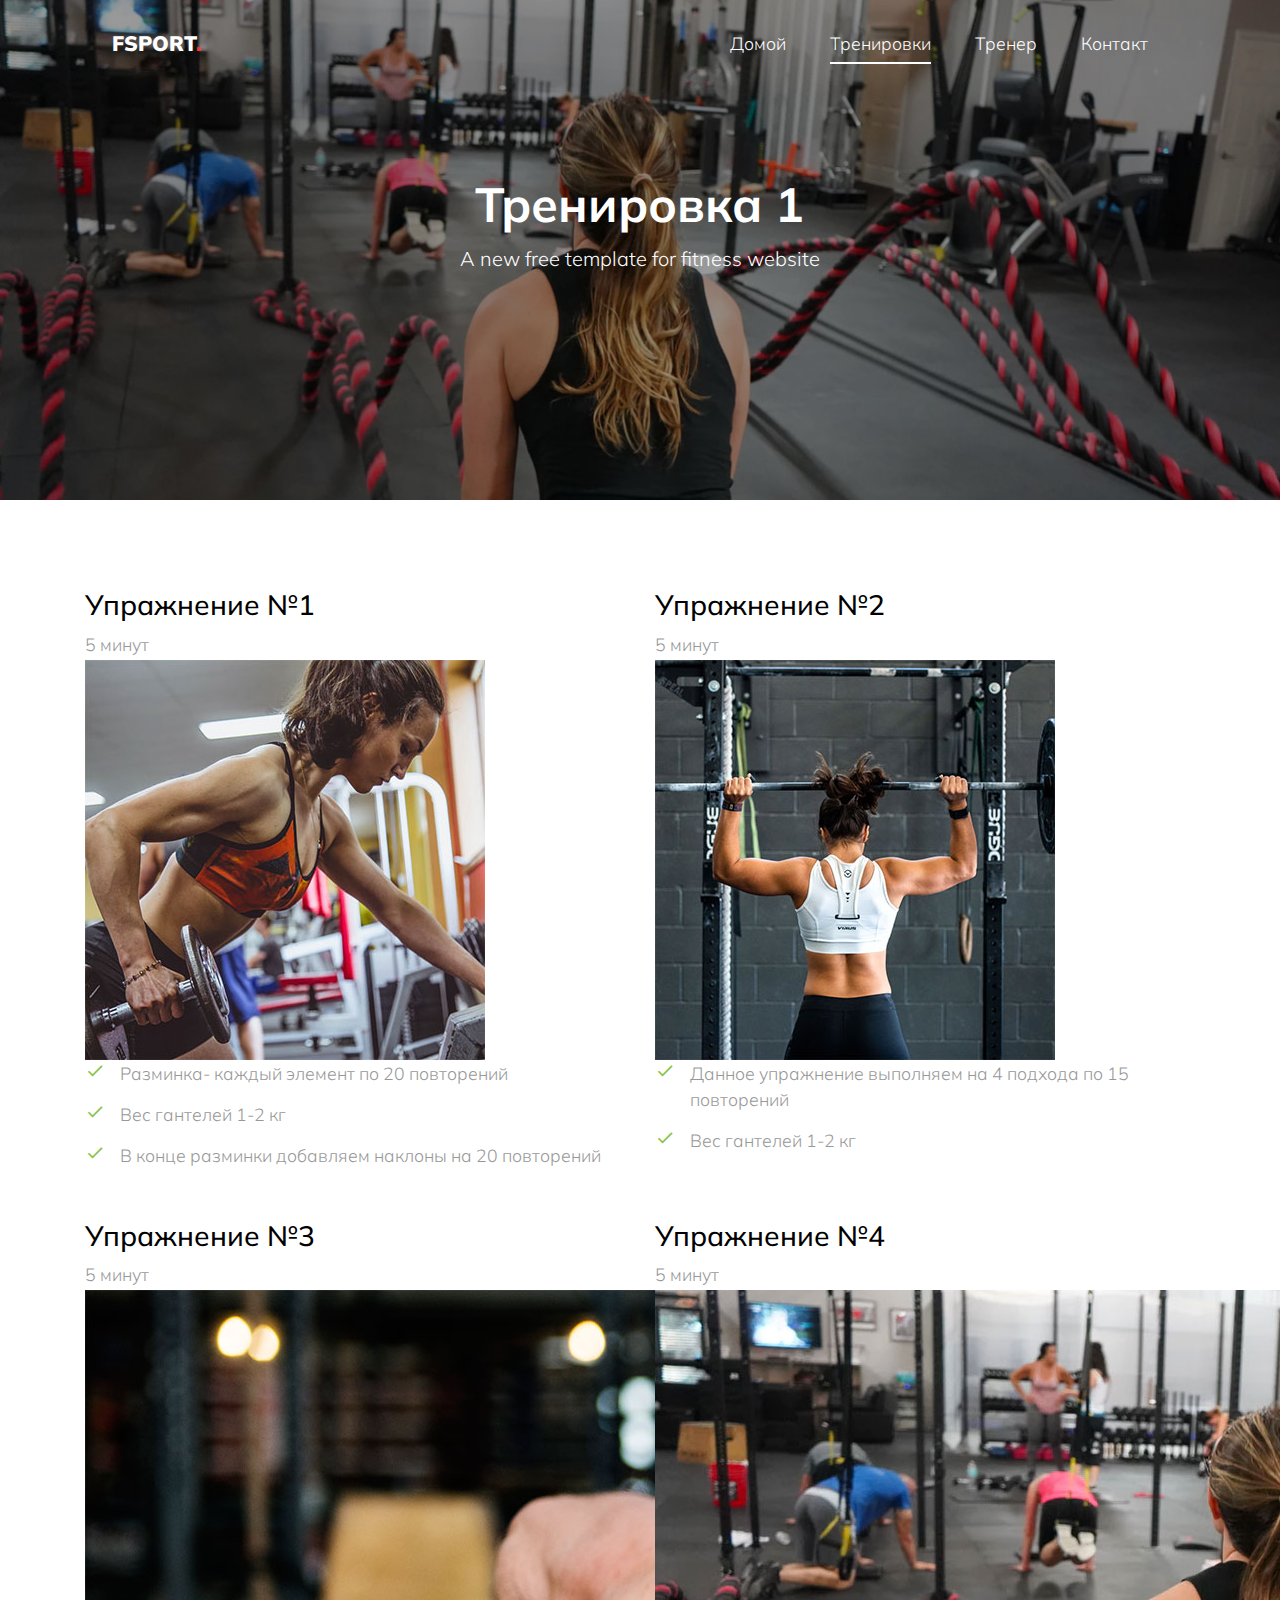
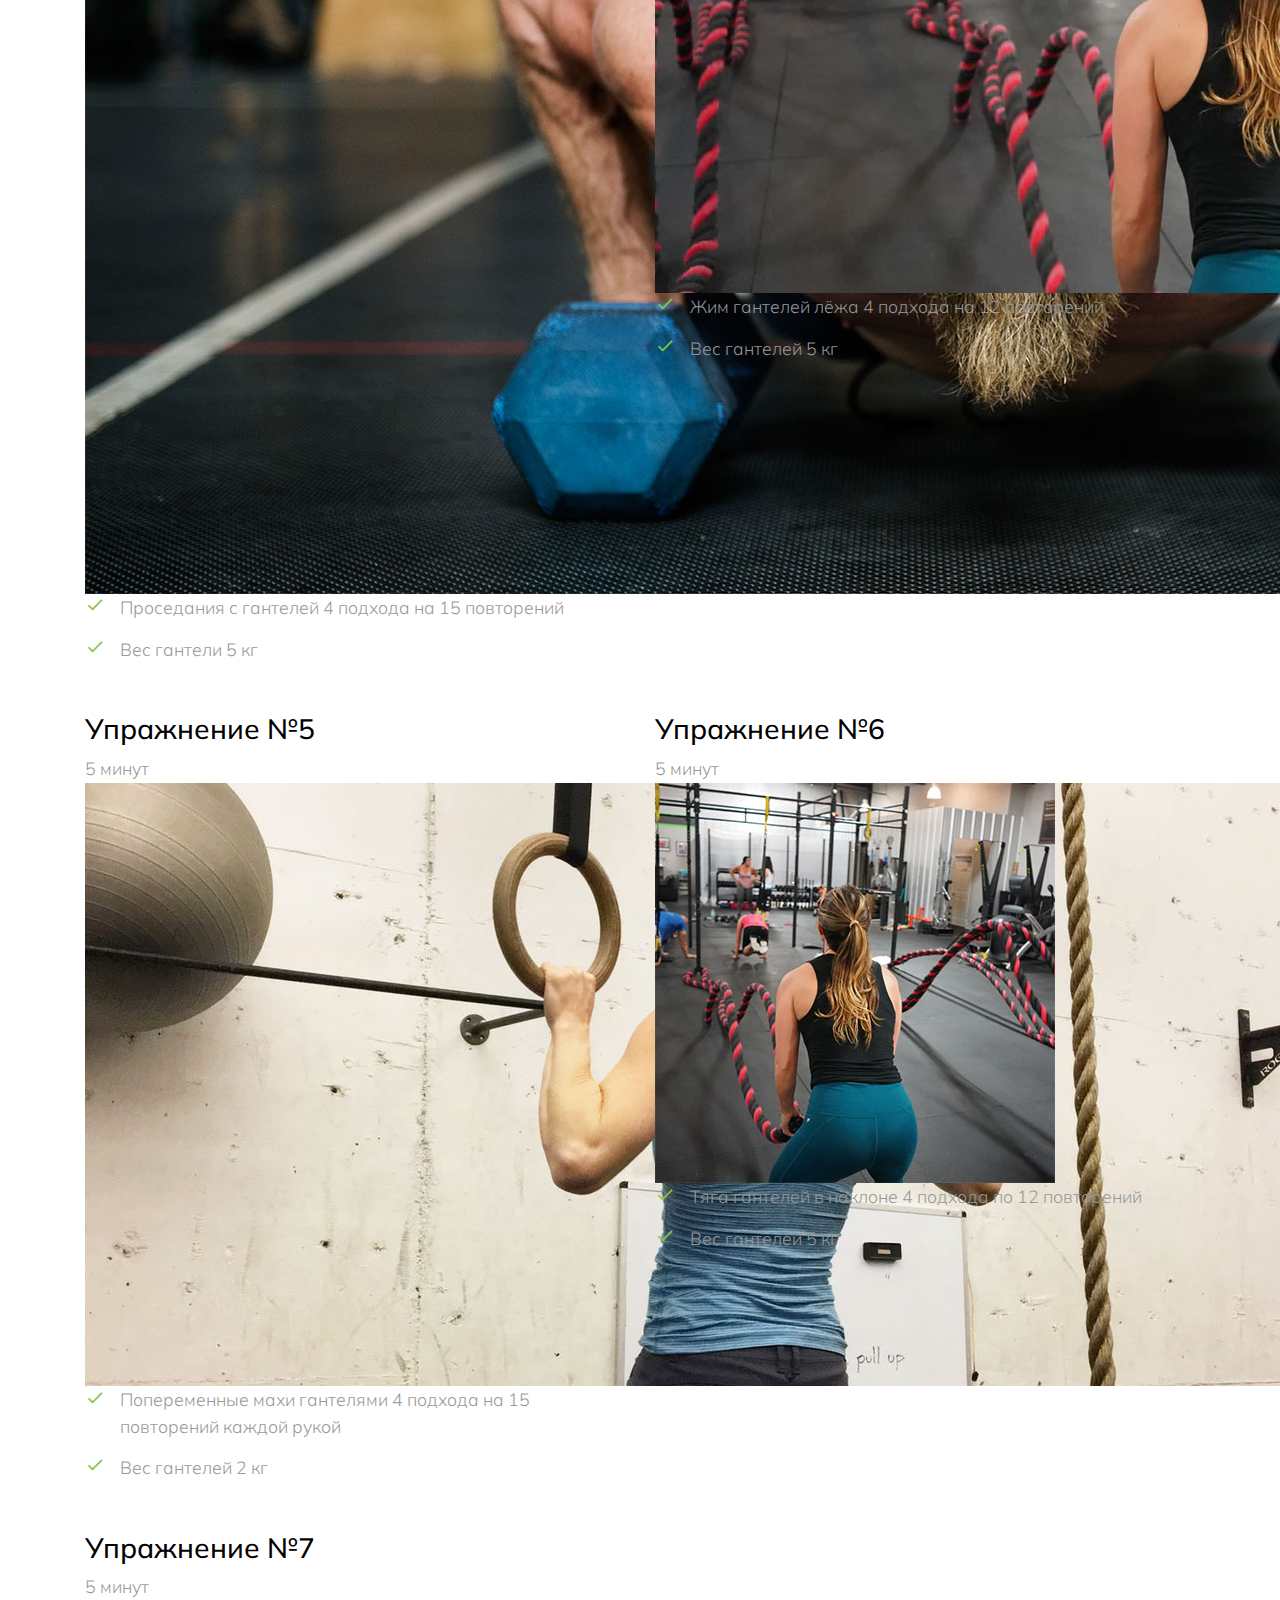
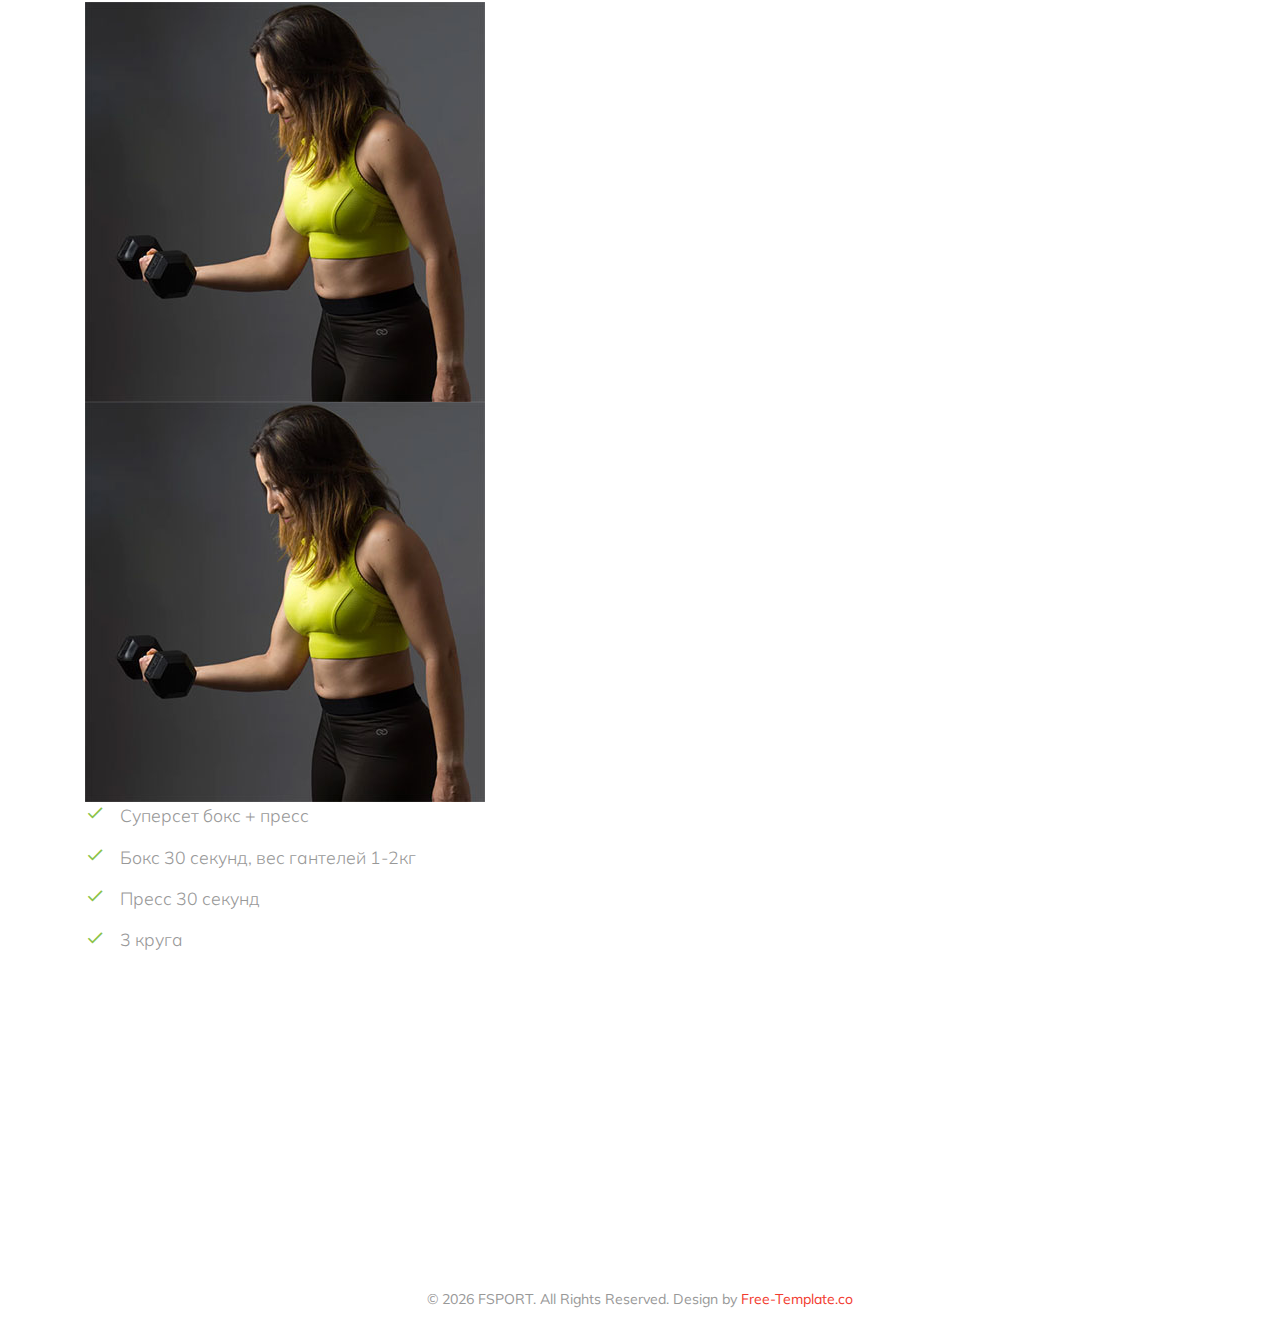
<file: single.html>
<!-- 
////////////////////////////////////////////////////////////////

Author: Free-Template.co
Author URL: http://free-template.co.
License: https://creativecommons.org/licenses/by/3.0/
License URL: https://creativecommons.org/licenses/by/3.0/
Site License URL: https://free-template.co/template-license/
  
Website:  https://free-template.co
Facebook: https://www.facebook.com/FreeDashTemplate.co
Twitter:  https://twitter.com/Free_Templateco
RSS Feed: https://feeds.feedburner.com/Free-templateco

////////////////////////////////////////////////////////////////
-->
<!DOCTYPE html>
<html lang="en">

<head>
  <title>FSPORT &mdash; Free Website Template by Free-Template.co</title>
  <meta charset="utf-8">
  <meta name="viewport" content="width=device-width, initial-scale=1, shrink-to-fit=no">

  <meta name="description" content="" />
  <meta name="keywords" content="" />
  <meta name="author" content="Free-Template.co" />

  <link rel="shortcut icon" href="ftco-32x32.png">

  <link href="https://fonts.googleapis.com/css?family=Muli:300,400,700,900" rel="stylesheet">
  <link rel="stylesheet" href="fonts/icomoon/style.css">

  <link rel="stylesheet" href="css/bootstrap.min.css">
  <link rel="stylesheet" href="css/jquery-ui.css">
  <link rel="stylesheet" href="css/owl.carousel.min.css">
  <link rel="stylesheet" href="css/owl.theme.default.min.css">
  <link rel="stylesheet" href="css/owl.theme.default.min.css">

  <link rel="stylesheet" href="css/jquery.fancybox.min.css">

  <link rel="stylesheet" href="css/bootstrap-datepicker.css">

  <link rel="stylesheet" href="fonts/flaticon/font/flaticon.css">

  <link rel="stylesheet" href="css/aos.css">
  <link href="css/jquery.mb.YTPlayer.min.css" media="all" rel="stylesheet" type="text/css">

  <link rel="stylesheet" href="css/style.css">



</head>

<body data-spy="scroll" data-target=".site-navbar-target" data-offset="300">

  <div class="site-wrap">

    <div class="site-mobile-menu site-navbar-target">
      <div class="site-mobile-menu-header">
        <div class="site-mobile-menu-close mt-3">
          <span class="icon-close2 js-menu-toggle"></span>
        </div>
      </div>
      <div class="site-mobile-menu-body"></div>
    </div>


    <header class="site-navbar py-4 js-sticky-header site-navbar-target" role="banner">

      <div class="container-fluid">
        <div class="d-flex align-items-center">
          <div class="site-logo"><a href="index.html">FSPORT<span>.</span> </a></div>
          <div class="ml-auto">
            <nav class="site-navigation position-relative text-right" role="navigation">
              <ul class="site-menu main-menu js-clone-nav mr-auto d-none d-lg-block">
                <li><a href="index.html#home-section" class="nav-link">Домой</a></li>
                <li><a href="index.html#classes-section" class="nav-link active">Тренировки</a></li>
                <li><a href="index.html#trainer-section" class="nav-link">Тренер</a></li>
                <li><a href="index.html#contact-section" class="nav-link">Контакт</a></li>
              </ul>
            </nav>
            <a href="#" class="d-inline-block d-lg-none site-menu-toggle js-menu-toggle float-right"><span
                class="icon-menu h3"></span></a>
          </div>

        </div>
      </div>

    </header>

    <div class="bgimg" style="background-image: url('images/bg_2.jpg');" data-stellar-background-ratio="0.5">
    
      <div class="container">
        <div class="row align-items-center justify-content-center text-center">
          <div class="col-md-7">
            <h2 class="">Тренировка 1</h2>
            <p class="lead mx-auto desc mb-5">A new free template for fitness website</p>
          </div>
        </div>
      </div>
    
    </div>

    <div class="site-section">
      <div class="container">
        <div class="row mb-5">
		
			<div class="col-lg-6">
			  <div class="class-item-text">
				<h3>Упражнение №1</h3>
				<span>5 минут</span>
			  </div>
				<img src="images/class01-01.jpg" alt="Free webssite template by Free-Template.co" class="img-fluid01">
				<div class="ul-check list-unstyled success">
				  <li>Разминка- каждый элемент по 20 повторений</li>
				  <li>Вес гантелей 1-2 кг</li>
				  <li>В конце разминки добавляем наклоны на 20 повторений</li>
				</div>
			</div>
			
			<div class="col-lg-6">
			  <div class="class-item-text">
				<h3>Упражнение №2</h3>
				<span>5 минут</span>
			  </div>
				<img src="images/class01-02.jpg" alt="Free webssite template by Free-Template.co" class="img-fluid01">
				<div class="ul-check list-unstyled success">
				  <li>Данное упражнение выполняем на 4 подхода по 15 повторений</li>
				  <li>Вес гантелей 1-2 кг</li>
				</div>
			</div>
						
			<div class="col-lg-6">
			  <div class="class-item-text">
				<h3>Упражнение №3</h3>
				<span>5 минут</span>
			  </div>
				<img src="images/class01-03.jpg" alt="Free webssite template by Free-Template.co" class="img-fluid01">
				<div class="ul-check list-unstyled success">
				  <li>Проседания с гантелей 4 подхода на 15 повторений</li>
				  <li>Вес гантели 5 кг</li>
				</div>
			</div>
			<div class="col-lg-6">
			  <div class="class-item-text">
				<h3>Упражнение №4</h3>
				<span>5 минут</span>
			  </div>
				<img src="images/class01-04.jpg" alt="Free webssite template by Free-Template.co" class="img-fluid01">
				<div class="ul-check list-unstyled success">
				  <li>Жим гантелей лёжа 4 подхода на 12 повторений</li>
				  <li>Вес гантелей 5 кг</li>
				</div>
			</div>	
			<div class="col-lg-6">
			  <div class="class-item-text">
				<h3>Упражнение №5</h3>
				<span>5 минут</span>
			  </div>
				<img src="images/class01-05.jpg" alt="Free webssite template by Free-Template.co" class="img-fluid01">
				<div class="ul-check list-unstyled success">
				  <li>Попеременные махи гантелями 4 подхода на 15 повторений каждой рукой</li>
				  <li>Вес гантелей 2 кг</li>
				</div>
			</div>	
			<div class="col-lg-6">
			  <div class="class-item-text">
				<h3>Упражнение №6</h3>
				<span>5 минут</span>
			  </div>
				<img src="images/class01-06.jpg" alt="Free webssite template by Free-Template.co" class="img-fluid01">
				<div class="ul-check list-unstyled success">
				  <li>Тяга гантелей в наклоне 4 подхода по 12 повторений</li>
				  <li>Вес гантелей 5 кг</li>
				</div>
			</div>	
			<div class="col-lg-6">
			  <div class="class-item-text">
				<h3>Упражнение №7</h3>
				<span>5 минут</span>
			  </div>
				<img src="images/class01-07.jpg" alt="Free webssite template by Free-Template.co" class="img-fluid01">
				<img src="images/class01-08.jpg" alt="Free webssite template by Free-Template.co" class="img-fluid01">
				<div class="ul-check list-unstyled success">
				  <li>Суперсет бокс + пресс</li>
				  <li>Бокс 30 секунд, вес гантелей 1-2кг</li>
				  <li>Пресс 30 секунд</li>
				  <li>3 круга</li>
				</div>
			</div>	
        </div>			
      </div>
    </div>

        <div class="row pt-5 mt-5 text-center">
          <div class="col-md-12">
            <div class=" pt-5">
              <!-- Link back to Free-Template.co can't be removed. Template is licensed under CC BY 3.0. -->
              <p class="copyright"><small>&copy;
                  <script>document.write(new Date().getFullYear());</script> FSPORT. All Rights Reserved. Design by
                  <a href="https://free-template.co" target="_blank">Free-Template.co</a></small></p>
            </div>
          </div>

        </div>
      </div>
    </footer>



  </div>
  <!-- .site-wrap -->

  <script src="js/jquery-3.3.1.min.js"></script>
  <script src="js/jquery-migrate-3.0.1.min.js"></script>
  <script src="js/jquery-ui.js"></script>
  <script src="js/popper.min.js"></script>
  <script src="js/bootstrap.min.js"></script>
  <script src="js/owl.carousel.min.js"></script>
  <script src="js/jquery.stellar.min.js"></script>
  <script src="js/jquery.countdown.min.js"></script>
  <script src="js/bootstrap-datepicker.min.js"></script>
  <script src="js/jquery.easing.1.3.js"></script>
  <script src="js/aos.js"></script>
  <script src="js/jquery.fancybox.min.js"></script>
  <script src="js/jquery.sticky.js"></script>
  <script src="js/jquery.mb.YTPlayer.min.js"></script>




  <script src="js/main.js"></script>

</body>

</html>
</file>
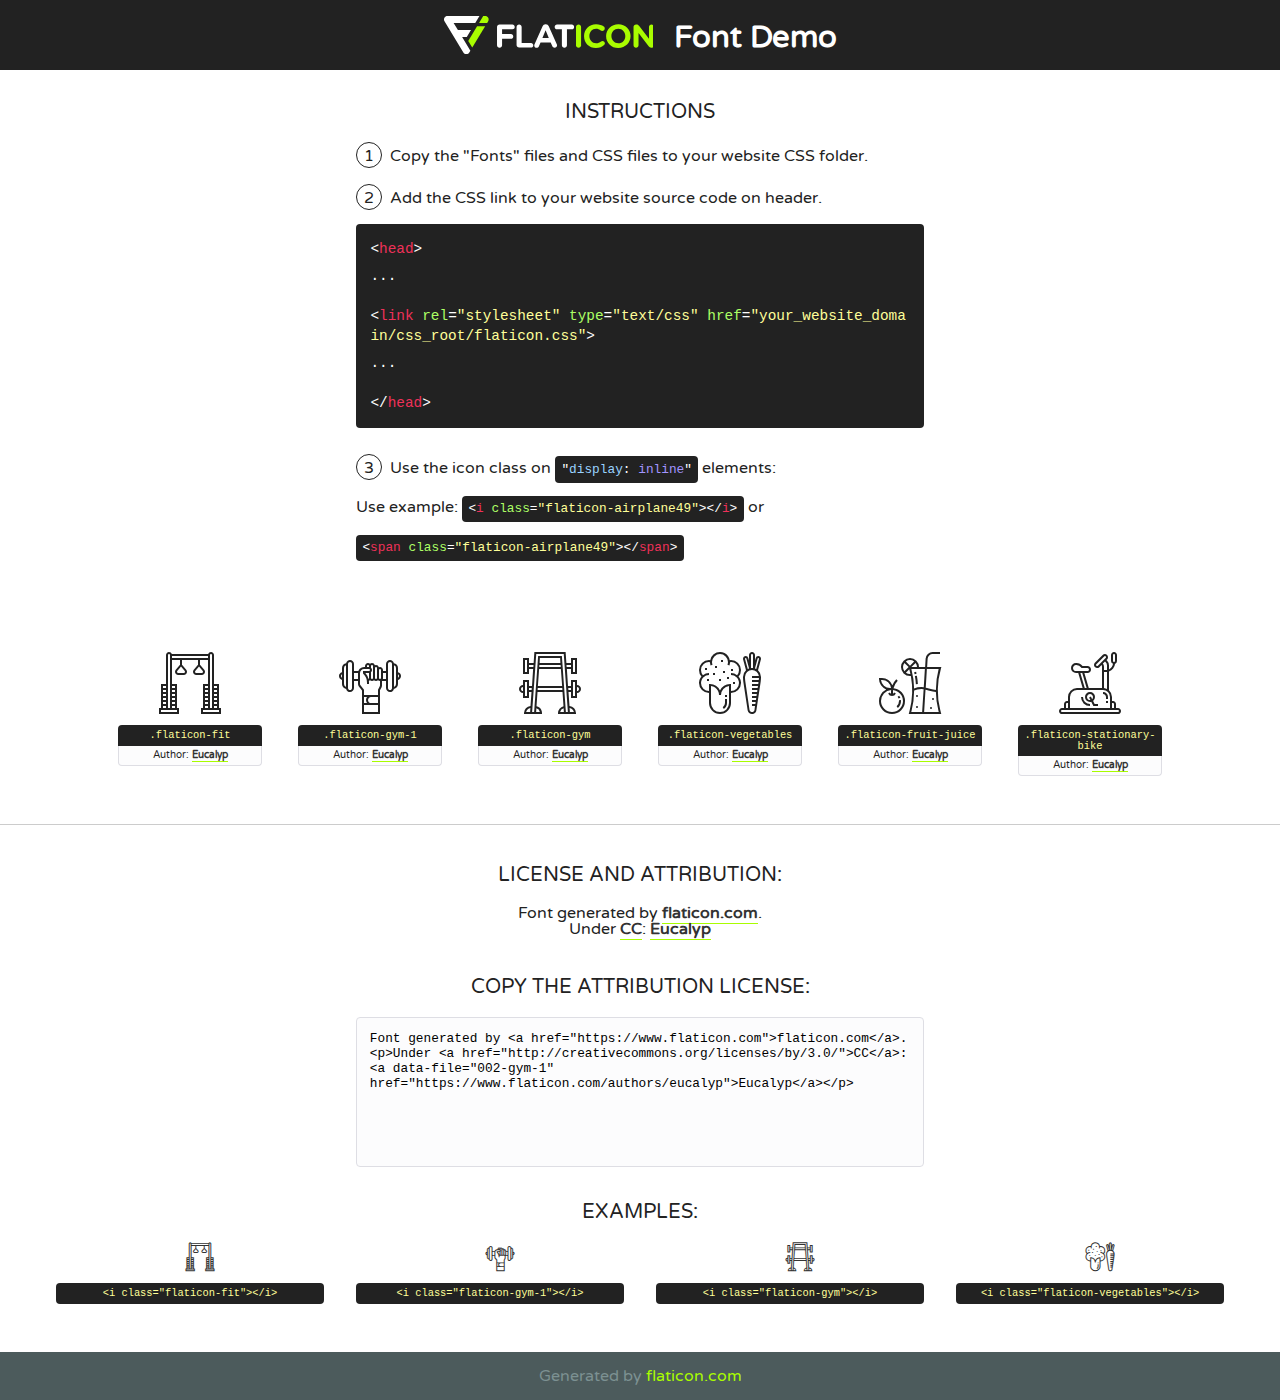
<file: fonts/flaticon/font/flaticon.html>
<!DOCTYPE html>
<!--
  Flaticon icon font: Flaticon
  Creation date: 11/06/2019 12:44
-->
<html>
<!DOCTYPE html>
<html>

<head>
    <title>Flaticon WebFont</title>
    <link href="http://fonts.googleapis.com/css?family=Varela+Round" rel="stylesheet" type="text/css" />
    <link rel="stylesheet" type="text/css" href="flaticon.css">
    <meta charset="UTF-8">
    <style>
    html, body, div, span, applet, object, iframe,
    h1, h2, h3, h4, h5, h6, p, blockquote, pre,
    a, abbr, acronym, address, big, cite, code,
    del, dfn, em, img, ins, kbd, q, s, samp,
    small, strike, strong, sub, sup, tt, var,
    b, u, i, center,
    dl, dt, dd, ol, ul, li,
    fieldset, form, label, legend,
    table, caption, tbody, tfoot, thead, tr, th, td,
    article, aside, canvas, details, embed, 
    figure, figcaption, footer, header, hgroup, 
    menu, nav, output, ruby, section, summary,
    time, mark, audio, video {
        margin: 0;
        padding: 0;
        border: 0;
        font-size: 100%;
        font: inherit;
        vertical-align: baseline;
    }
    /* HTML5 display-role reset for older browsers */
    article, aside, details, figcaption, figure, 
    footer, header, hgroup, menu, nav, section {
        display: block;
    }
    body {
        line-height: 1;
    }
    ol, ul {
        list-style: none;
    }
    blockquote, q {
        quotes: none;
    }
    blockquote:before, blockquote:after,
    q:before, q:after {
        content: '';
        content: none;
    }
    table {
        border-collapse: collapse;
        border-spacing: 0;
    }
    body {
        font-family: 'Varela Round', Helvetica, Arial, sans-serif;
        font-size: 16px;
        color: #222;
    }
    a {
        color: #333;
        border-bottom: 1px solid #a9fd00;
        font-weight: bold;
        text-decoration: none;
    }
    * {
        -moz-box-sizing: border-box;
        -webkit-box-sizing: border-box;
        box-sizing: border-box;
        margin: 0;
        padding: 0;
    }
    [class^="flaticon-"]:before, [class*=" flaticon-"]:before, [class^="flaticon-"]:after, [class*=" flaticon-"]:after {
        font-family: Flaticon;
        font-size: 30px;
        font-style: normal;
        margin-left: 20px;
        color: #333;
    }
    .wrapper {
        max-width: 600px;
        margin: auto;
        padding: 0 1em;
    }
    .title {
        font-size: 1.25em;
        text-align: center;
        margin-bottom: 1em;
        text-transform: uppercase;
    }
    header {
        text-align: center;
        background-color: #222;
        color: #fff;
        padding: 1em;
    }
    header .logo {
        width: 210px;
        height: 38px;
        display: inline-block;
        vertical-align: middle;
        margin-right: 1em;
        border: none;
    }
    header strong {
        font-size: 1.95em;
        font-weight: bold;
        vertical-align: middle;
        margin-top: 5px;
        display: inline-block;
    }
    .demo {
        margin: 2em auto;
        line-height: 1.25em;
    }
    .demo ul li {
        margin-bottom: 1em;
    }
    .demo ul li .num {
        color: #222;
        border-radius: 20px;
        display: inline-block;
        width: 26px;
        padding: 3px;
        height: 26px;
        text-align: center;
        margin-right: 0.5em;
        border: 1px solid #222;
    }
    .demo ul li code {
        background-color: #222;
        border-radius: 4px;
        padding: 0.25em 0.5em;
        display: inline-block;
        color: #fff;
        font-family: Consolas,Monaco,Lucida Console,Liberation Mono,DejaVu Sans Mono,Bitstream Vera Sans Mono,Courier New, monospace;
        font-weight: lighter;
        margin-top: 1em;
        font-size: 0.8em;
        word-break: break-all;
    }
    .demo ul li code.big {
        padding: 1em;
        font-size: 0.9em;
    }
    .demo ul li code .red {
        color: #EF3159;
    }
    .demo ul li code .green {
        color: #ACFF65;
    }
    .demo ul li code .yellow {
        color: #FFFF99;
    }
    .demo ul li code .blue {
        color: #99D3FF;
    }
    .demo ul li code .purple {
        color: #A295FF;
    }
    .demo ul li code .dots {
        margin-top: 0.5em;
        display: block;
    }
    #glyphs {
        border-bottom: 1px solid #ccc;
        padding: 2em 0;
        text-align: center;
    }
    .glyph {
        display: inline-block;
        width: 9em;
        margin: 1em;
        text-align: center;
        vertical-align: top;
        background: #FFF;
    }
    .glyph .glyph-icon {
        padding: 10px;
        display: block;
        font-family:"Flaticon";
        font-size: 64px;
        line-height: 1;
    }
    .glyph .glyph-icon:before {
        font-size: 64px;
        color: #222;
        margin-left: 0;
    }
    .class-name {
        font-size: 0.65em;
        background-color: #222;
        color: #fff;
        border-radius: 4px 4px 0 0;
        padding: 0.5em;
        color: #FFFF99;
        font-family: Consolas,Monaco,Lucida Console,Liberation Mono,DejaVu Sans Mono,Bitstream Vera Sans Mono,Courier New, monospace;
    }
    .author-name {
        font-size: 0.6em;
        background-color: #fcfcfd;
        border: 1px solid #DEDEE4;
        border-top: 0;
        border-radius: 0 0 4px 4px;
        padding: 0.5em;
    }
    .class-name:last-child {
        font-size: 10px;
        color:#888;
    }
    .class-name:last-child a {
        font-size: 10px;
        color:#555;
    }
    .class-name:last-child a:hover {
        color:#a9fd00;
    }
    .glyph > input {
        display: block;
        width: 100px;
        margin: 5px auto;
        text-align: center;
        font-size: 12px;
        cursor: text;
    }
    .glyph > input.icon-input {
        font-family:"Flaticon";
        font-size: 16px;
        margin-bottom: 10px;
    }
    .attribution .title {
        margin-top: 2em;
    }
    .attribution textarea {
        background-color: #fcfcfd;
        padding: 1em;
        border: none;
        box-shadow: none;
        border: 1px solid #DEDEE4;
        border-radius: 4px;
        resize: none;
        width: 100%;
        height: 150px;
        font-size: 0.8em;
        font-family: Consolas,Monaco,Lucida Console,Liberation Mono,DejaVu Sans Mono,Bitstream Vera Sans Mono,Courier New, monospace;
        -webkit-appearance: none;
    }
    .iconsuse {
        margin: 2em auto;
        text-align: center;
        max-width: 1200px;
    }
    .iconsuse:after {
        content: '';
        display: table;
        clear: both;
    }
    .iconsuse .image {
        float: left;
        width: 25%;
        padding: 0 1em;
    }
    .iconsuse .image p {
        margin-bottom: 1em;
    }
    .iconsuse .image span {
        display: block;
        font-size: 0.65em;
        background-color: #222;
        color: #fff;
        border-radius: 4px;
        padding: 0.5em;
        color: #FFFF99;
        margin-top: 1em;
        font-family: Consolas,Monaco,Lucida Console,Liberation Mono,DejaVu Sans Mono,Bitstream Vera Sans Mono,Courier New, monospace;
    }
    #footer {
        text-align: center;
        background-color: #4C5B5C;
        color: #7c9192;
        padding: 1em;
    }
    #footer a {
        border: none;
        color: #a9fd00;
        font-weight: normal;
    }
    @media (max-width: 960px) {
        .iconsuse .image {
            width: 50%;
        }
    }
    @media (max-width: 560px) {
        .iconsuse .image {
            width: 100%;
        }
    }
    </style>
</head>

<body class="characters-off">

    <header>
        <a href="https://www.flaticon.com" target="_blank" class="logo">
            <svg version="1.1" xmlns="http://www.w3.org/2000/svg" xmlns:xlink="http://www.w3.org/1999/xlink" xmlns:a="http://ns.adobe.com/AdobeSVGViewerExtensions/3.0/" viewBox="0 0 560.875 102.036" enable-background="new 0 0 560.875 102.036" xml:space="preserve">
                <defs>
                </defs>
                <g>
                    <g class="letters">
                        <path fill="#ffffff" d="M141.596,29.675c0-3.777,2.985-6.767,6.764-6.767h34.438c3.426,0,6.15,2.728,6.15,6.15
                        c0,3.43-2.724,6.149-6.15,6.149h-27.674v13.091h23.719c3.429,0,6.151,2.724,6.151,6.15c0,3.43-2.723,6.149-6.151,6.149h-23.719
                        v17.574c0,3.773-2.986,6.761-6.764,6.761c-3.779,0-6.764-2.989-6.764-6.761V29.675z"></path>
                        <path fill="#ffffff" d="M193.844,29.149c0-3.781,2.985-6.767,6.764-6.767c3.776,0,6.763,2.985,6.763,6.767v42.957h25.039
                        c3.426,0,6.149,2.726,6.149,6.153c0,3.425-2.723,6.15-6.149,6.15h-31.802c-3.779,0-6.764-2.986-6.764-6.768V29.149z"></path>
                        <path fill="#ffffff" d="M241.891,75.71l21.438-48.407c1.492-3.341,4.215-5.357,7.906-5.357h0.792
                        c3.686,0,6.323,2.017,7.815,5.357l21.439,48.407c0.436,0.967,0.701,1.845,0.701,2.723c0,3.602-2.809,6.501-6.414,6.501
                        c-3.161,0-5.269-1.845-6.499-4.655l-4.132-9.661h-27.059l-4.301,10.102c-1.144,2.631-3.426,4.214-6.237,4.214
                        c-3.517,0-6.24-2.81-6.24-6.325C241.1,77.64,241.451,76.677,241.891,75.71z M279.932,58.666l-8.521-20.297l-8.526,20.297H279.932
                        z"></path>
                        <path fill="#ffffff" d="M314.864,35.387H301.86c-3.429,0-6.239-2.813-6.239-6.238c0-3.429,2.811-6.24,6.239-6.24h39.533
                        c3.426,0,6.237,2.811,6.237,6.24c0,3.425-2.811,6.238-6.237,6.238h-13.001v42.785c0,3.773-2.99,6.761-6.764,6.761
                        c-3.779,0-6.764-2.989-6.764-6.761V35.387z"></path>
                        <path fill="#A9FD00" d="M352.615,29.149c0-3.781,2.985-6.767,6.767-6.767c3.774,0,6.761,2.985,6.761,6.767v49.024
                        c0,3.773-2.987,6.761-6.761,6.761c-3.781,0-6.767-2.989-6.767-6.761V29.149z"></path>
                        <path fill="#A9FD00" d="M374.132,53.836v-0.179c0-17.481,13.178-31.801,32.065-31.801c9.22,0,15.459,2.458,20.557,6.238
                        c1.402,1.054,2.637,2.985,2.637,5.357c0,3.692-2.985,6.59-6.681,6.59c-1.845,0-3.071-0.702-4.044-1.319
                        c-3.776-2.813-7.729-4.393-12.562-4.393c-10.364,0-17.831,8.611-17.831,19.154v0.173c0,10.542,7.291,19.329,17.831,19.329
                        c5.715,0,9.492-1.756,13.359-4.834c1.049-0.874,2.458-1.491,4.039-1.491c3.429,0,6.325,2.813,6.325,6.236
                        c0,2.106-1.056,3.78-2.282,4.834c-5.539,4.834-12.036,7.733-21.878,7.733C387.572,85.464,374.132,71.493,374.132,53.836z"></path>
                        <path fill="#A9FD00" d="M433.009,53.836v-0.179c0-17.481,13.79-31.801,32.766-31.801c18.981,0,32.592,14.143,32.592,31.628v0.173
                        c0,17.483-13.785,31.807-32.769,31.807C446.625,85.464,433.009,71.32,433.009,53.836z M484.224,53.836v-0.179
                        c0-10.539-7.725-19.326-18.626-19.326c-10.893,0-18.449,8.611-18.449,19.154v0.173c0,10.542,7.73,19.329,18.626,19.329
                        C476.676,72.986,484.224,64.378,484.224,53.836z"></path>
                        <path fill="#A9FD00" d="M506.233,29.321c0-3.774,2.99-6.763,6.767-6.763h1.401c3.252,0,5.183,1.583,7.029,3.953l26.093,34.265
                        V29.059c0-3.692,2.99-6.677,6.681-6.677c3.683,0,6.671,2.985,6.671,6.677v48.934c0,3.78-2.987,6.765-6.764,6.765h-0.436
                        c-3.257,0-5.188-1.581-7.034-3.953l-27.056-35.492v32.944c0,3.687-2.985,6.676-6.678,6.676c-3.683,0-6.673-2.989-6.673-6.676
                        V29.321z"></path>
                    </g>
                    <g class="insignia">
                        <path fill="#ffffff" d="M48.372,56.137h12.517l11.156-18.537H37.186L25.688,18.539h57.825L94.668,0H9.271
                        C5.925,0,2.842,1.801,1.198,4.716c-1.644,2.907-1.593,6.482,0.134,9.343l50.38,83.501c1.678,2.781,4.689,4.476,7.938,4.476
                        c3.246,0,6.257-1.695,7.935-4.476l2.898-4.804L48.372,56.137z"></path>
                        <g class="i">
                            <path fill="#A9FD00" d="M93.575,18.539h0.031v0.004l21.652,0.004l2.705-4.488c1.727-2.861,1.778-6.436,0.133-9.343
                            C116.454,1.801,113.371,0,110.026,0h-5.294L93.575,18.539z"></path>
                            <polygon fill="#A9FD00" points="88.291,27.356 64.725,66.486 75.519,84.404 109.942,27.356"></polygon>
                        </g>
                    </g>
                </g>
            </svg>
        </a>
        <strong>Font Demo</strong>
    </header>


    <section class="demo wrapper">

        <p class="title">Instructions</p>

        <ul>
            <li>
                <span class="num">1</span>Copy the "Fonts" files and CSS files to your website CSS folder.
            </li>
            <li>
                <span class="num">2</span>Add the CSS link to your website source code on header.
                <code class="big">
                    &lt;<span class="red">head</span>&gt;
                    <br/><span class="dots">...</span>
                    <br/>&lt;<span class="red">link</span> <span class="green">rel</span>=<span class="yellow">"stylesheet"</span> <span class="green">type</span>=<span class="yellow">"text/css"</span> <span class="green">href</span>=<span class="yellow">"your_website_domain/css_root/flaticon.css"</span>&gt;
                    <br/><span class="dots">...</span>
                    <br/>&lt;/<span class="red">head</span>&gt;
                </code>
            </li>

            <li>
                <p>
                    <span class="num">3</span>Use the icon class on <code>"<span class="blue">display</span>:<span class="purple"> inline</span>"</code> elements:
                    <br />
                    Use example: <code>&lt;<span class="red">i</span> <span class="green">class</span>=<span class="yellow">&quot;flaticon-airplane49&quot;</span>&gt;&lt;/<span class="red">i</span>&gt;</code> or <code>&lt;<span class="red">span</span> <span class="green">class</span>=<span class="yellow">&quot;flaticon-airplane49&quot;</span>&gt;&lt;/<span class="red">span</span>&gt;</code>
            </li>
        </ul>

    </section>




   <section id="glyphs">          
    
      
        <div class="glyph"><div class="glyph-icon flaticon-fit"></div>
            <div class="class-name">.flaticon-fit</div>
            <div class="author-name">Author: <a data-file="001-fit" href="https://www.flaticon.com/authors/eucalyp">Eucalyp</a> </div> 
        </div>        
        
        <div class="glyph"><div class="glyph-icon flaticon-gym-1"></div>
            <div class="class-name">.flaticon-gym-1</div>
            <div class="author-name">Author: <a data-file="002-gym-1" href="https://www.flaticon.com/authors/eucalyp">Eucalyp</a> </div> 
        </div>        
        
        <div class="glyph"><div class="glyph-icon flaticon-gym"></div>
            <div class="class-name">.flaticon-gym</div>
            <div class="author-name">Author: <a data-file="003-gym" href="https://www.flaticon.com/authors/eucalyp">Eucalyp</a> </div> 
        </div>        
        
        <div class="glyph"><div class="glyph-icon flaticon-vegetables"></div>
            <div class="class-name">.flaticon-vegetables</div>
            <div class="author-name">Author: <a data-file="004-vegetables" href="https://www.flaticon.com/authors/eucalyp">Eucalyp</a> </div> 
        </div>        
        
        <div class="glyph"><div class="glyph-icon flaticon-fruit-juice"></div>
            <div class="class-name">.flaticon-fruit-juice</div>
            <div class="author-name">Author: <a data-file="005-fruit-juice" href="https://www.flaticon.com/authors/eucalyp">Eucalyp</a> </div> 
        </div>        
        
        <div class="glyph"><div class="glyph-icon flaticon-stationary-bike"></div>
            <div class="class-name">.flaticon-stationary-bike</div>
            <div class="author-name">Author: <a data-file="006-stationary-bike" href="https://www.flaticon.com/authors/eucalyp">Eucalyp</a> </div> 
        </div>        
        

    </section>



    <section class="attribution wrapper"   style="text-align:center;">

      <div class="title">License and attribution:</div><div class="attrDiv">Font generated by <a href="https://www.flaticon.com">flaticon.com</a>. <div><p>Under <a href="http://creativecommons.org/licenses/by/3.0/">CC</a>: <a data-file="002-gym-1" href="https://www.flaticon.com/authors/eucalyp">Eucalyp</a></p>  </div>
      </div>
      <div class="title">Copy the Attribution License:</div>

    <textarea onclick="this.focus();this.select();">Font generated by &lt;a href=&quot;https://www.flaticon.com&quot;&gt;flaticon.com&lt;/a&gt;. <p>Under <a href="http://creativecommons.org/licenses/by/3.0/">CC</a>: <a data-file="002-gym-1" href="https://www.flaticon.com/authors/eucalyp">Eucalyp</a></p>  
     </textarea>

    </section>

    <section class="iconsuse">

          <div class="title">Examples:</div>            
             
            <div class="image">
                <p>
                    <i class="glyph-icon flaticon-fit"></i> 
                    <span>&lt;i class=&quot;flaticon-fit&quot;&gt;&lt;/i&gt;</span>
                </p>
            </div>
            
            <div class="image">
                <p>
                    <i class="glyph-icon flaticon-gym-1"></i> 
                    <span>&lt;i class=&quot;flaticon-gym-1&quot;&gt;&lt;/i&gt;</span>
                </p>
            </div>
            
            <div class="image">
                <p>
                    <i class="glyph-icon flaticon-gym"></i> 
                    <span>&lt;i class=&quot;flaticon-gym&quot;&gt;&lt;/i&gt;</span>
                </p>
            </div>
            
            <div class="image">
                <p>
                    <i class="glyph-icon flaticon-vegetables"></i> 
                    <span>&lt;i class=&quot;flaticon-vegetables&quot;&gt;&lt;/i&gt;</span>
                </p>
            </div>
                       
        </div>
                            
    </section>

<div id="footer">
    <div>Generated by <a href="https://www.flaticon.com">flaticon.com</a>
    </div>
</div>



</body>
</html>
</file>
<file: fonts/icomoon/style.css>
@font-face {
  font-family: 'icomoon';
  src:  url('fonts/icomoon.eot?10si43');
  src:  url('fonts/icomoon.eot?10si43#iefix') format('embedded-opentype'),
    url('fonts/icomoon.ttf?10si43') format('truetype'),
    url('fonts/icomoon.woff?10si43') format('woff'),
    url('fonts/icomoon.svg?10si43#icomoon') format('svg');
  font-weight: normal;
  font-style: normal;
}

[class^="icon-"], [class*=" icon-"] {
  /* use !important to prevent issues with browser extensions that change fonts */
  font-family: 'icomoon' !important;
  speak: none;
  font-style: normal;
  font-weight: normal;
  font-variant: normal;
  text-transform: none;
  line-height: 1;

  /* Better Font Rendering =========== */
  -webkit-font-smoothing: antialiased;
  -moz-osx-font-smoothing: grayscale;
}

.icon-asterisk:before {
  content: "\f069";
}
.icon-plus:before {
  content: "\f067";
}
.icon-question:before {
  content: "\f128";
}
.icon-minus:before {
  content: "\f068";
}
.icon-glass:before {
  content: "\f000";
}
.icon-music:before {
  content: "\f001";
}
.icon-search:before {
  content: "\f002";
}
.icon-envelope-o:before {
  content: "\f003";
}
.icon-heart:before {
  content: "\f004";
}
.icon-star:before {
  content: "\f005";
}
.icon-star-o:before {
  content: "\f006";
}
.icon-user:before {
  content: "\f007";
}
.icon-film:before {
  content: "\f008";
}
.icon-th-large:before {
  content: "\f009";
}
.icon-th:before {
  content: "\f00a";
}
.icon-th-list:before {
  content: "\f00b";
}
.icon-check:before {
  content: "\f00c";
}
.icon-close:before {
  content: "\f00d";
}
.icon-remove:before {
  content: "\f00d";
}
.icon-times:before {
  content: "\f00d";
}
.icon-search-plus:before {
  content: "\f00e";
}
.icon-search-minus:before {
  content: "\f010";
}
.icon-power-off:before {
  content: "\f011";
}
.icon-signal:before {
  content: "\f012";
}
.icon-cog:before {
  content: "\f013";
}
.icon-gear:before {
  content: "\f013";
}
.icon-trash-o:before {
  content: "\f014";
}
.icon-home:before {
  content: "\f015";
}
.icon-file-o:before {
  content: "\f016";
}
.icon-clock-o:before {
  content: "\f017";
}
.icon-road:before {
  content: "\f018";
}
.icon-download:before {
  content: "\f019";
}
.icon-arrow-circle-o-down:before {
  content: "\f01a";
}
.icon-arrow-circle-o-up:before {
  content: "\f01b";
}
.icon-inbox:before {
  content: "\f01c";
}
.icon-play-circle-o:before {
  content: "\f01d";
}
.icon-repeat:before {
  content: "\f01e";
}
.icon-rotate-right:before {
  content: "\f01e";
}
.icon-refresh:before {
  content: "\f021";
}
.icon-list-alt:before {
  content: "\f022";
}
.icon-lock:before {
  content: "\f023";
}
.icon-flag:before {
  content: "\f024";
}
.icon-headphones:before {
  content: "\f025";
}
.icon-volume-off:before {
  content: "\f026";
}
.icon-volume-down:before {
  content: "\f027";
}
.icon-volume-up:before {
  content: "\f028";
}
.icon-qrcode:before {
  content: "\f029";
}
.icon-barcode:before {
  content: "\f02a";
}
.icon-tag:before {
  content: "\f02b";
}
.icon-tags:before {
  content: "\f02c";
}
.icon-book:before {
  content: "\f02d";
}
.icon-bookmark:before {
  content: "\f02e";
}
.icon-print:before {
  content: "\f02f";
}
.icon-camera:before {
  content: "\f030";
}
.icon-font:before {
  content: "\f031";
}
.icon-bold:before {
  content: "\f032";
}
.icon-italic:before {
  content: "\f033";
}
.icon-text-height:before {
  content: "\f034";
}
.icon-text-width:before {
  content: "\f035";
}
.icon-align-left:before {
  content: "\f036";
}
.icon-align-center:before {
  content: "\f037";
}
.icon-align-right:before {
  content: "\f038";
}
.icon-align-justify:before {
  content: "\f039";
}
.icon-list:before {
  content: "\f03a";
}
.icon-dedent:before {
  content: "\f03b";
}
.icon-outdent:before {
  content: "\f03b";
}
.icon-indent:before {
  content: "\f03c";
}
.icon-video-camera:before {
  content: "\f03d";
}
.icon-image:before {
  content: "\f03e";
}
.icon-photo:before {
  content: "\f03e";
}
.icon-picture-o:before {
  content: "\f03e";
}
.icon-pencil:before {
  content: "\f040";
}
.icon-map-marker:before {
  content: "\f041";
}
.icon-adjust:before {
  content: "\f042";
}
.icon-tint:before {
  content: "\f043";
}
.icon-edit:before {
  content: "\f044";
}
.icon-pencil-square-o:before {
  content: "\f044";
}
.icon-share-square-o:before {
  content: "\f045";
}
.icon-check-square-o:before {
  content: "\f046";
}
.icon-arrows:before {
  content: "\f047";
}
.icon-step-backward:before {
  content: "\f048";
}
.icon-fast-backward:before {
  content: "\f049";
}
.icon-backward:before {
  content: "\f04a";
}
.icon-play:before {
  content: "\f04b";
}
.icon-pause:before {
  content: "\f04c";
}
.icon-stop:before {
  content: "\f04d";
}
.icon-forward:before {
  content: "\f04e";
}
.icon-fast-forward:before {
  content: "\f050";
}
.icon-step-forward:before {
  content: "\f051";
}
.icon-eject:before {
  content: "\f052";
}
.icon-chevron-left:before {
  content: "\f053";
}
.icon-chevron-right:before {
  content: "\f054";
}
.icon-plus-circle:before {
  content: "\f055";
}
.icon-minus-circle:before {
  content: "\f056";
}
.icon-times-circle:before {
  content: "\f057";
}
.icon-check-circle:before {
  content: "\f058";
}
.icon-question-circle:before {
  content: "\f059";
}
.icon-info-circle:before {
  content: "\f05a";
}
.icon-crosshairs:before {
  content: "\f05b";
}
.icon-times-circle-o:before {
  content: "\f05c";
}
.icon-check-circle-o:before {
  content: "\f05d";
}
.icon-ban:before {
  content: "\f05e";
}
.icon-arrow-left:before {
  content: "\f060";
}
.icon-arrow-right:before {
  content: "\f061";
}
.icon-arrow-up:before {
  content: "\f062";
}
.icon-arrow-down:before {
  content: "\f063";
}
.icon-mail-forward:before {
  content: "\f064";
}
.icon-share:before {
  content: "\f064";
}
.icon-expand:before {
  content: "\f065";
}
.icon-compress:before {
  content: "\f066";
}
.icon-exclamation-circle:before {
  content: "\f06a";
}
.icon-gift:before {
  content: "\f06b";
}
.icon-leaf:before {
  content: "\f06c";
}
.icon-fire:before {
  content: "\f06d";
}
.icon-eye:before {
  content: "\f06e";
}
.icon-eye-slash:before {
  content: "\f070";
}
.icon-exclamation-triangle:before {
  content: "\f071";
}
.icon-warning:before {
  content: "\f071";
}
.icon-plane:before {
  content: "\f072";
}
.icon-calendar:before {
  content: "\f073";
}
.icon-random:before {
  content: "\f074";
}
.icon-comment:before {
  content: "\f075";
}
.icon-magnet:before {
  content: "\f076";
}
.icon-chevron-up:before {
  content: "\f077";
}
.icon-chevron-down:before {
  content: "\f078";
}
.icon-retweet:before {
  content: "\f079";
}
.icon-shopping-cart:before {
  content: "\f07a";
}
.icon-folder:before {
  content: "\f07b";
}
.icon-folder-open:before {
  content: "\f07c";
}
.icon-arrows-v:before {
  content: "\f07d";
}
.icon-arrows-h:before {
  content: "\f07e";
}
.icon-bar-chart:before {
  content: "\f080";
}
.icon-bar-chart-o:before {
  content: "\f080";
}
.icon-twitter-square:before {
  content: "\f081";
}
.icon-facebook-square:before {
  content: "\f082";
}
.icon-camera-retro:before {
  content: "\f083";
}
.icon-key:before {
  content: "\f084";
}
.icon-cogs:before {
  content: "\f085";
}
.icon-gears:before {
  content: "\f085";
}
.icon-comments:before {
  content: "\f086";
}
.icon-thumbs-o-up:before {
  content: "\f087";
}
.icon-thumbs-o-down:before {
  content: "\f088";
}
.icon-star-half:before {
  content: "\f089";
}
.icon-heart-o:before {
  content: "\f08a";
}
.icon-sign-out:before {
  content: "\f08b";
}
.icon-linkedin-square:before {
  content: "\f08c";
}
.icon-thumb-tack:before {
  content: "\f08d";
}
.icon-external-link:before {
  content: "\f08e";
}
.icon-sign-in:before {
  content: "\f090";
}
.icon-trophy:before {
  content: "\f091";
}
.icon-github-square:before {
  content: "\f092";
}
.icon-upload:before {
  content: "\f093";
}
.icon-lemon-o:before {
  content: "\f094";
}
.icon-phone:before {
  content: "\f095";
}
.icon-square-o:before {
  content: "\f096";
}
.icon-bookmark-o:before {
  content: "\f097";
}
.icon-phone-square:before {
  content: "\f098";
}
.icon-twitter:before {
  content: "\f099";
}
.icon-facebook:before {
  content: "\f09a";
}
.icon-facebook-f:before {
  content: "\f09a";
}
.icon-github:before {
  content: "\f09b";
}
.icon-unlock:before {
  content: "\f09c";
}
.icon-credit-card:before {
  content: "\f09d";
}
.icon-feed:before {
  content: "\f09e";
}
.icon-rss:before {
  content: "\f09e";
}
.icon-hdd-o:before {
  content: "\f0a0";
}
.icon-bullhorn:before {
  content: "\f0a1";
}
.icon-bell-o:before {
  content: "\f0a2";
}
.icon-certificate:before {
  content: "\f0a3";
}
.icon-hand-o-right:before {
  content: "\f0a4";
}
.icon-hand-o-left:before {
  content: "\f0a5";
}
.icon-hand-o-up:before {
  content: "\f0a6";
}
.icon-hand-o-down:before {
  content: "\f0a7";
}
.icon-arrow-circle-left:before {
  content: "\f0a8";
}
.icon-arrow-circle-right:before {
  content: "\f0a9";
}
.icon-arrow-circle-up:before {
  content: "\f0aa";
}
.icon-arrow-circle-down:before {
  content: "\f0ab";
}
.icon-globe:before {
  content: "\f0ac";
}
.icon-wrench:before {
  content: "\f0ad";
}
.icon-tasks:before {
  content: "\f0ae";
}
.icon-filter:before {
  content: "\f0b0";
}
.icon-briefcase:before {
  content: "\f0b1";
}
.icon-arrows-alt:before {
  content: "\f0b2";
}
.icon-group:before {
  content: "\f0c0";
}
.icon-users:before {
  content: "\f0c0";
}
.icon-chain:before {
  content: "\f0c1";
}
.icon-link:before {
  content: "\f0c1";
}
.icon-cloud:before {
  content: "\f0c2";
}
.icon-flask:before {
  content: "\f0c3";
}
.icon-cut:before {
  content: "\f0c4";
}
.icon-scissors:before {
  content: "\f0c4";
}
.icon-copy:before {
  content: "\f0c5";
}
.icon-files-o:before {
  content: "\f0c5";
}
.icon-paperclip:before {
  content: "\f0c6";
}
.icon-floppy-o:before {
  content: "\f0c7";
}
.icon-save:before {
  content: "\f0c7";
}
.icon-square:before {
  content: "\f0c8";
}
.icon-bars:before {
  content: "\f0c9";
}
.icon-navicon:before {
  content: "\f0c9";
}
.icon-reorder:before {
  content: "\f0c9";
}
.icon-list-ul:before {
  content: "\f0ca";
}
.icon-list-ol:before {
  content: "\f0cb";
}
.icon-strikethrough:before {
  content: "\f0cc";
}
.icon-underline:before {
  content: "\f0cd";
}
.icon-table:before {
  content: "\f0ce";
}
.icon-magic:before {
  content: "\f0d0";
}
.icon-truck:before {
  content: "\f0d1";
}
.icon-pinterest:before {
  content: "\f0d2";
}
.icon-pinterest-square:before {
  content: "\f0d3";
}
.icon-google-plus-square:before {
  content: "\f0d4";
}
.icon-google-plus:before {
  content: "\f0d5";
}
.icon-money:before {
  content: "\f0d6";
}
.icon-caret-down:before {
  content: "\f0d7";
}
.icon-caret-up:before {
  content: "\f0d8";
}
.icon-caret-left:before {
  content: "\f0d9";
}
.icon-caret-right:before {
  content: "\f0da";
}
.icon-columns:before {
  content: "\f0db";
}
.icon-sort:before {
  content: "\f0dc";
}
.icon-unsorted:before {
  content: "\f0dc";
}
.icon-sort-desc:before {
  content: "\f0dd";
}
.icon-sort-down:before {
  content: "\f0dd";
}
.icon-sort-asc:before {
  content: "\f0de";
}
.icon-sort-up:before {
  content: "\f0de";
}
.icon-envelope:before {
  content: "\f0e0";
}
.icon-linkedin:before {
  content: "\f0e1";
}
.icon-rotate-left:before {
  content: "\f0e2";
}
.icon-undo:before {
  content: "\f0e2";
}
.icon-gavel:before {
  content: "\f0e3";
}
.icon-legal:before {
  content: "\f0e3";
}
.icon-dashboard:before {
  content: "\f0e4";
}
.icon-tachometer:before {
  content: "\f0e4";
}
.icon-comment-o:before {
  content: "\f0e5";
}
.icon-comments-o:before {
  content: "\f0e6";
}
.icon-bolt:before {
  content: "\f0e7";
}
.icon-flash:before {
  content: "\f0e7";
}
.icon-sitemap:before {
  content: "\f0e8";
}
.icon-umbrella:before {
  content: "\f0e9";
}
.icon-clipboard:before {
  content: "\f0ea";
}
.icon-paste:before {
  content: "\f0ea";
}
.icon-lightbulb-o:before {
  content: "\f0eb";
}
.icon-exchange:before {
  content: "\f0ec";
}
.icon-cloud-download:before {
  content: "\f0ed";
}
.icon-cloud-upload:before {
  content: "\f0ee";
}
.icon-user-md:before {
  content: "\f0f0";
}
.icon-stethoscope:before {
  content: "\f0f1";
}
.icon-suitcase:before {
  content: "\f0f2";
}
.icon-bell:before {
  content: "\f0f3";
}
.icon-coffee:before {
  content: "\f0f4";
}
.icon-cutlery:before {
  content: "\f0f5";
}
.icon-file-text-o:before {
  content: "\f0f6";
}
.icon-building-o:before {
  content: "\f0f7";
}
.icon-hospital-o:before {
  content: "\f0f8";
}
.icon-ambulance:before {
  content: "\f0f9";
}
.icon-medkit:before {
  content: "\f0fa";
}
.icon-fighter-jet:before {
  content: "\f0fb";
}
.icon-beer:before {
  content: "\f0fc";
}
.icon-h-square:before {
  content: "\f0fd";
}
.icon-plus-square:before {
  content: "\f0fe";
}
.icon-angle-double-left:before {
  content: "\f100";
}
.icon-angle-double-right:before {
  content: "\f101";
}
.icon-angle-double-up:before {
  content: "\f102";
}
.icon-angle-double-down:before {
  content: "\f103";
}
.icon-angle-left:before {
  content: "\f104";
}
.icon-angle-right:before {
  content: "\f105";
}
.icon-angle-up:before {
  content: "\f106";
}
.icon-angle-down:before {
  content: "\f107";
}
.icon-desktop:before {
  content: "\f108";
}
.icon-laptop:before {
  content: "\f109";
}
.icon-tablet:before {
  content: "\f10a";
}
.icon-mobile:before {
  content: "\f10b";
}
.icon-mobile-phone:before {
  content: "\f10b";
}
.icon-circle-o:before {
  content: "\f10c";
}
.icon-quote-left:before {
  content: "\f10d";
}
.icon-quote-right:before {
  content: "\f10e";
}
.icon-spinner:before {
  content: "\f110";
}
.icon-circle:before {
  content: "\f111";
}
.icon-mail-reply:before {
  content: "\f112";
}
.icon-reply:before {
  content: "\f112";
}
.icon-github-alt:before {
  content: "\f113";
}
.icon-folder-o:before {
  content: "\f114";
}
.icon-folder-open-o:before {
  content: "\f115";
}
.icon-smile-o:before {
  content: "\f118";
}
.icon-frown-o:before {
  content: "\f119";
}
.icon-meh-o:before {
  content: "\f11a";
}
.icon-gamepad:before {
  content: "\f11b";
}
.icon-keyboard-o:before {
  content: "\f11c";
}
.icon-flag-o:before {
  content: "\f11d";
}
.icon-flag-checkered:before {
  content: "\f11e";
}
.icon-terminal:before {
  content: "\f120";
}
.icon-code:before {
  content: "\f121";
}
.icon-mail-reply-all:before {
  content: "\f122";
}
.icon-reply-all:before {
  content: "\f122";
}
.icon-star-half-empty:before {
  content: "\f123";
}
.icon-star-half-full:before {
  content: "\f123";
}
.icon-star-half-o:before {
  content: "\f123";
}
.icon-location-arrow:before {
  content: "\f124";
}
.icon-crop:before {
  content: "\f125";
}
.icon-code-fork:before {
  content: "\f126";
}
.icon-chain-broken:before {
  content: "\f127";
}
.icon-unlink:before {
  content: "\f127";
}
.icon-info:before {
  content: "\f129";
}
.icon-exclamation:before {
  content: "\f12a";
}
.icon-superscript:before {
  content: "\f12b";
}
.icon-subscript:before {
  content: "\f12c";
}
.icon-eraser:before {
  content: "\f12d";
}
.icon-puzzle-piece:before {
  content: "\f12e";
}
.icon-microphone:before {
  content: "\f130";
}
.icon-microphone-slash:before {
  content: "\f131";
}
.icon-shield:before {
  content: "\f132";
}
.icon-calendar-o:before {
  content: "\f133";
}
.icon-fire-extinguisher:before {
  content: "\f134";
}
.icon-rocket:before {
  content: "\f135";
}
.icon-maxcdn:before {
  content: "\f136";
}
.icon-chevron-circle-left:before {
  content: "\f137";
}
.icon-chevron-circle-right:before {
  content: "\f138";
}
.icon-chevron-circle-up:before {
  content: "\f139";
}
.icon-chevron-circle-down:before {
  content: "\f13a";
}
.icon-html5:before {
  content: "\f13b";
}
.icon-css3:before {
  content: "\f13c";
}
.icon-anchor:before {
  content: "\f13d";
}
.icon-unlock-alt:before {
  content: "\f13e";
}
.icon-bullseye:before {
  content: "\f140";
}
.icon-ellipsis-h:before {
  content: "\f141";
}
.icon-ellipsis-v:before {
  content: "\f142";
}
.icon-rss-square:before {
  content: "\f143";
}
.icon-play-circle:before {
  content: "\f144";
}
.icon-ticket:before {
  content: "\f145";
}
.icon-minus-square:before {
  content: "\f146";
}
.icon-minus-square-o:before {
  content: "\f147";
}
.icon-level-up:before {
  content: "\f148";
}
.icon-level-down:before {
  content: "\f149";
}
.icon-check-square:before {
  content: "\f14a";
}
.icon-pencil-square:before {
  content: "\f14b";
}
.icon-external-link-square:before {
  content: "\f14c";
}
.icon-share-square:before {
  content: "\f14d";
}
.icon-compass:before {
  content: "\f14e";
}
.icon-caret-square-o-down:before {
  content: "\f150";
}
.icon-toggle-down:before {
  content: "\f150";
}
.icon-caret-square-o-up:before {
  content: "\f151";
}
.icon-toggle-up:before {
  content: "\f151";
}
.icon-caret-square-o-right:before {
  content: "\f152";
}
.icon-toggle-right:before {
  content: "\f152";
}
.icon-eur:before {
  content: "\f153";
}
.icon-euro:before {
  content: "\f153";
}
.icon-gbp:before {
  content: "\f154";
}
.icon-dollar:before {
  content: "\f155";
}
.icon-usd:before {
  content: "\f155";
}
.icon-inr:before {
  content: "\f156";
}
.icon-rupee:before {
  content: "\f156";
}
.icon-cny:before {
  content: "\f157";
}
.icon-jpy:before {
  content: "\f157";
}
.icon-rmb:before {
  content: "\f157";
}
.icon-yen:before {
  content: "\f157";
}
.icon-rouble:before {
  content: "\f158";
}
.icon-rub:before {
  content: "\f158";
}
.icon-ruble:before {
  content: "\f158";
}
.icon-krw:before {
  content: "\f159";
}
.icon-won:before {
  content: "\f159";
}
.icon-bitcoin:before {
  content: "\f15a";
}
.icon-btc:before {
  content: "\f15a";
}
.icon-file:before {
  content: "\f15b";
}
.icon-file-text:before {
  content: "\f15c";
}
.icon-sort-alpha-asc:before {
  content: "\f15d";
}
.icon-sort-alpha-desc:before {
  content: "\f15e";
}
.icon-sort-amount-asc:before {
  content: "\f160";
}
.icon-sort-amount-desc:before {
  content: "\f161";
}
.icon-sort-numeric-asc:before {
  content: "\f162";
}
.icon-sort-numeric-desc:before {
  content: "\f163";
}
.icon-thumbs-up:before {
  content: "\f164";
}
.icon-thumbs-down:before {
  content: "\f165";
}
.icon-youtube-square:before {
  content: "\f166";
}
.icon-youtube:before {
  content: "\f167";
}
.icon-xing:before {
  content: "\f168";
}
.icon-xing-square:before {
  content: "\f169";
}
.icon-youtube-play:before {
  content: "\f16a";
}
.icon-dropbox:before {
  content: "\f16b";
}
.icon-stack-overflow:before {
  content: "\f16c";
}
.icon-instagram:before {
  content: "\f16d";
}
.icon-flickr:before {
  content: "\f16e";
}
.icon-adn:before {
  content: "\f170";
}
.icon-bitbucket:before {
  content: "\f171";
}
.icon-bitbucket-square:before {
  content: "\f172";
}
.icon-tumblr:before {
  content: "\f173";
}
.icon-tumblr-square:before {
  content: "\f174";
}
.icon-long-arrow-down:before {
  content: "\f175";
}
.icon-long-arrow-up:before {
  content: "\f176";
}
.icon-long-arrow-left:before {
  content: "\f177";
}
.icon-long-arrow-right:before {
  content: "\f178";
}
.icon-apple:before {
  content: "\f179";
}
.icon-windows:before {
  content: "\f17a";
}
.icon-android:before {
  content: "\f17b";
}
.icon-linux:before {
  content: "\f17c";
}
.icon-dribbble:before {
  content: "\f17d";
}
.icon-skype:before {
  content: "\f17e";
}
.icon-foursquare:before {
  content: "\f180";
}
.icon-trello:before {
  content: "\f181";
}
.icon-female:before {
  content: "\f182";
}
.icon-male:before {
  content: "\f183";
}
.icon-gittip:before {
  content: "\f184";
}
.icon-gratipay:before {
  content: "\f184";
}
.icon-sun-o:before {
  content: "\f185";
}
.icon-moon-o:before {
  content: "\f186";
}
.icon-archive:before {
  content: "\f187";
}
.icon-bug:before {
  content: "\f188";
}
.icon-vk:before {
  content: "\f189";
}
.icon-weibo:before {
  content: "\f18a";
}
.icon-renren:before {
  content: "\f18b";
}
.icon-pagelines:before {
  content: "\f18c";
}
.icon-stack-exchange:before {
  content: "\f18d";
}
.icon-arrow-circle-o-right:before {
  content: "\f18e";
}
.icon-arrow-circle-o-left:before {
  content: "\f190";
}
.icon-caret-square-o-left:before {
  content: "\f191";
}
.icon-toggle-left:before {
  content: "\f191";
}
.icon-dot-circle-o:before {
  content: "\f192";
}
.icon-wheelchair:before {
  content: "\f193";
}
.icon-vimeo-square:before {
  content: "\f194";
}
.icon-try:before {
  content: "\f195";
}
.icon-turkish-lira:before {
  content: "\f195";
}
.icon-plus-square-o:before {
  content: "\f196";
}
.icon-space-shuttle:before {
  content: "\f197";
}
.icon-slack:before {
  content: "\f198";
}
.icon-envelope-square:before {
  content: "\f199";
}
.icon-wordpress:before {
  content: "\f19a";
}
.icon-openid:before {
  content: "\f19b";
}
.icon-bank:before {
  content: "\f19c";
}
.icon-institution:before {
  content: "\f19c";
}
.icon-university:before {
  content: "\f19c";
}
.icon-graduation-cap:before {
  content: "\f19d";
}
.icon-mortar-board:before {
  content: "\f19d";
}
.icon-yahoo:before {
  content: "\f19e";
}
.icon-google:before {
  content: "\f1a0";
}
.icon-reddit:before {
  content: "\f1a1";
}
.icon-reddit-square:before {
  content: "\f1a2";
}
.icon-stumbleupon-circle:before {
  content: "\f1a3";
}
.icon-stumbleupon:before {
  content: "\f1a4";
}
.icon-delicious:before {
  content: "\f1a5";
}
.icon-digg:before {
  content: "\f1a6";
}
.icon-pied-piper-pp:before {
  content: "\f1a7";
}
.icon-pied-piper-alt:before {
  content: "\f1a8";
}
.icon-drupal:before {
  content: "\f1a9";
}
.icon-joomla:before {
  content: "\f1aa";
}
.icon-language:before {
  content: "\f1ab";
}
.icon-fax:before {
  content: "\f1ac";
}
.icon-building:before {
  content: "\f1ad";
}
.icon-child:before {
  content: "\f1ae";
}
.icon-paw:before {
  content: "\f1b0";
}
.icon-spoon:before {
  content: "\f1b1";
}
.icon-cube:before {
  content: "\f1b2";
}
.icon-cubes:before {
  content: "\f1b3";
}
.icon-behance:before {
  content: "\f1b4";
}
.icon-behance-square:before {
  content: "\f1b5";
}
.icon-steam:before {
  content: "\f1b6";
}
.icon-steam-square:before {
  content: "\f1b7";
}
.icon-recycle:before {
  content: "\f1b8";
}
.icon-automobile:before {
  content: "\f1b9";
}
.icon-car:before {
  content: "\f1b9";
}
.icon-cab:before {
  content: "\f1ba";
}
.icon-taxi:before {
  content: "\f1ba";
}
.icon-tree:before {
  content: "\f1bb";
}
.icon-spotify:before {
  content: "\f1bc";
}
.icon-deviantart:before {
  content: "\f1bd";
}
.icon-soundcloud:before {
  content: "\f1be";
}
.icon-database:before {
  content: "\f1c0";
}
.icon-file-pdf-o:before {
  content: "\f1c1";
}
.icon-file-word-o:before {
  content: "\f1c2";
}
.icon-file-excel-o:before {
  content: "\f1c3";
}
.icon-file-powerpoint-o:before {
  content: "\f1c4";
}
.icon-file-image-o:before {
  content: "\f1c5";
}
.icon-file-photo-o:before {
  content: "\f1c5";
}
.icon-file-picture-o:before {
  content: "\f1c5";
}
.icon-file-archive-o:before {
  content: "\f1c6";
}
.icon-file-zip-o:before {
  content: "\f1c6";
}
.icon-file-audio-o:before {
  content: "\f1c7";
}
.icon-file-sound-o:before {
  content: "\f1c7";
}
.icon-file-movie-o:before {
  content: "\f1c8";
}
.icon-file-video-o:before {
  content: "\f1c8";
}
.icon-file-code-o:before {
  content: "\f1c9";
}
.icon-vine:before {
  content: "\f1ca";
}
.icon-codepen:before {
  content: "\f1cb";
}
.icon-jsfiddle:before {
  content: "\f1cc";
}
.icon-life-bouy:before {
  content: "\f1cd";
}
.icon-life-buoy:before {
  content: "\f1cd";
}
.icon-life-ring:before {
  content: "\f1cd";
}
.icon-life-saver:before {
  content: "\f1cd";
}
.icon-support:before {
  content: "\f1cd";
}
.icon-circle-o-notch:before {
  content: "\f1ce";
}
.icon-ra:before {
  content: "\f1d0";
}
.icon-rebel:before {
  content: "\f1d0";
}
.icon-resistance:before {
  content: "\f1d0";
}
.icon-empire:before {
  content: "\f1d1";
}
.icon-ge:before {
  content: "\f1d1";
}
.icon-git-square:before {
  content: "\f1d2";
}
.icon-git:before {
  content: "\f1d3";
}
.icon-hacker-news:before {
  content: "\f1d4";
}
.icon-y-combinator-square:before {
  content: "\f1d4";
}
.icon-yc-square:before {
  content: "\f1d4";
}
.icon-tencent-weibo:before {
  content: "\f1d5";
}
.icon-qq:before {
  content: "\f1d6";
}
.icon-wechat:before {
  content: "\f1d7";
}
.icon-weixin:before {
  content: "\f1d7";
}
.icon-paper-plane:before {
  content: "\f1d8";
}
.icon-send:before {
  content: "\f1d8";
}
.icon-paper-plane-o:before {
  content: "\f1d9";
}
.icon-send-o:before {
  content: "\f1d9";
}
.icon-history:before {
  content: "\f1da";
}
.icon-circle-thin:before {
  content: "\f1db";
}
.icon-header:before {
  content: "\f1dc";
}
.icon-paragraph:before {
  content: "\f1dd";
}
.icon-sliders:before {
  content: "\f1de";
}
.icon-share-alt:before {
  content: "\f1e0";
}
.icon-share-alt-square:before {
  content: "\f1e1";
}
.icon-bomb:before {
  content: "\f1e2";
}
.icon-futbol-o:before {
  content: "\f1e3";
}
.icon-soccer-ball-o:before {
  content: "\f1e3";
}
.icon-tty:before {
  content: "\f1e4";
}
.icon-binoculars:before {
  content: "\f1e5";
}
.icon-plug:before {
  content: "\f1e6";
}
.icon-slideshare:before {
  content: "\f1e7";
}
.icon-twitch:before {
  content: "\f1e8";
}
.icon-yelp:before {
  content: "\f1e9";
}
.icon-newspaper-o:before {
  content: "\f1ea";
}
.icon-wifi:before {
  content: "\f1eb";
}
.icon-calculator:before {
  content: "\f1ec";
}
.icon-paypal:before {
  content: "\f1ed";
}
.icon-google-wallet:before {
  content: "\f1ee";
}
.icon-cc-visa:before {
  content: "\f1f0";
}
.icon-cc-mastercard:before {
  content: "\f1f1";
}
.icon-cc-discover:before {
  content: "\f1f2";
}
.icon-cc-amex:before {
  content: "\f1f3";
}
.icon-cc-paypal:before {
  content: "\f1f4";
}
.icon-cc-stripe:before {
  content: "\f1f5";
}
.icon-bell-slash:before {
  content: "\f1f6";
}
.icon-bell-slash-o:before {
  content: "\f1f7";
}
.icon-trash:before {
  content: "\f1f8";
}
.icon-copyright:before {
  content: "\f1f9";
}
.icon-at:before {
  content: "\f1fa";
}
.icon-eyedropper:before {
  content: "\f1fb";
}
.icon-paint-brush:before {
  content: "\f1fc";
}
.icon-birthday-cake:before {
  content: "\f1fd";
}
.icon-area-chart:before {
  content: "\f1fe";
}
.icon-pie-chart:before {
  content: "\f200";
}
.icon-line-chart:before {
  content: "\f201";
}
.icon-lastfm:before {
  content: "\f202";
}
.icon-lastfm-square:before {
  content: "\f203";
}
.icon-toggle-off:before {
  content: "\f204";
}
.icon-toggle-on:before {
  content: "\f205";
}
.icon-bicycle:before {
  content: "\f206";
}
.icon-bus:before {
  content: "\f207";
}
.icon-ioxhost:before {
  content: "\f208";
}
.icon-angellist:before {
  content: "\f209";
}
.icon-cc:before {
  content: "\f20a";
}
.icon-ils:before {
  content: "\f20b";
}
.icon-shekel:before {
  content: "\f20b";
}
.icon-sheqel:before {
  content: "\f20b";
}
.icon-meanpath:before {
  content: "\f20c";
}
.icon-buysellads:before {
  content: "\f20d";
}
.icon-connectdevelop:before {
  content: "\f20e";
}
.icon-dashcube:before {
  content: "\f210";
}
.icon-forumbee:before {
  content: "\f211";
}
.icon-leanpub:before {
  content: "\f212";
}
.icon-sellsy:before {
  content: "\f213";
}
.icon-shirtsinbulk:before {
  content: "\f214";
}
.icon-simplybuilt:before {
  content: "\f215";
}
.icon-skyatlas:before {
  content: "\f216";
}
.icon-cart-plus:before {
  content: "\f217";
}
.icon-cart-arrow-down:before {
  content: "\f218";
}
.icon-diamond:before {
  content: "\f219";
}
.icon-ship:before {
  content: "\f21a";
}
.icon-user-secret:before {
  content: "\f21b";
}
.icon-motorcycle:before {
  content: "\f21c";
}
.icon-street-view:before {
  content: "\f21d";
}
.icon-heartbeat:before {
  content: "\f21e";
}
.icon-venus:before {
  content: "\f221";
}
.icon-mars:before {
  content: "\f222";
}
.icon-mercury:before {
  content: "\f223";
}
.icon-intersex:before {
  content: "\f224";
}
.icon-transgender:before {
  content: "\f224";
}
.icon-transgender-alt:before {
  content: "\f225";
}
.icon-venus-double:before {
  content: "\f226";
}
.icon-mars-double:before {
  content: "\f227";
}
.icon-venus-mars:before {
  content: "\f228";
}
.icon-mars-stroke:before {
  content: "\f229";
}
.icon-mars-stroke-v:before {
  content: "\f22a";
}
.icon-mars-stroke-h:before {
  content: "\f22b";
}
.icon-neuter:before {
  content: "\f22c";
}
.icon-genderless:before {
  content: "\f22d";
}
.icon-facebook-official:before {
  content: "\f230";
}
.icon-pinterest-p:before {
  content: "\f231";
}
.icon-whatsapp:before {
  content: "\f232";
}
.icon-server:before {
  content: "\f233";
}
.icon-user-plus:before {
  content: "\f234";
}
.icon-user-times:before {
  content: "\f235";
}
.icon-bed:before {
  content: "\f236";
}
.icon-hotel:before {
  content: "\f236";
}
.icon-viacoin:before {
  content: "\f237";
}
.icon-train:before {
  content: "\f238";
}
.icon-subway:before {
  content: "\f239";
}
.icon-medium:before {
  content: "\f23a";
}
.icon-y-combinator:before {
  content: "\f23b";
}
.icon-yc:before {
  content: "\f23b";
}
.icon-optin-monster:before {
  content: "\f23c";
}
.icon-opencart:before {
  content: "\f23d";
}
.icon-expeditedssl:before {
  content: "\f23e";
}
.icon-battery:before {
  content: "\f240";
}
.icon-battery-4:before {
  content: "\f240";
}
.icon-battery-full:before {
  content: "\f240";
}
.icon-battery-3:before {
  content: "\f241";
}
.icon-battery-three-quarters:before {
  content: "\f241";
}
.icon-battery-2:before {
  content: "\f242";
}
.icon-battery-half:before {
  content: "\f242";
}
.icon-battery-1:before {
  content: "\f243";
}
.icon-battery-quarter:before {
  content: "\f243";
}
.icon-battery-0:before {
  content: "\f244";
}
.icon-battery-empty:before {
  content: "\f244";
}
.icon-mouse-pointer:before {
  content: "\f245";
}
.icon-i-cursor:before {
  content: "\f246";
}
.icon-object-group:before {
  content: "\f247";
}
.icon-object-ungroup:before {
  content: "\f248";
}
.icon-sticky-note:before {
  content: "\f249";
}
.icon-sticky-note-o:before {
  content: "\f24a";
}
.icon-cc-jcb:before {
  content: "\f24b";
}
.icon-cc-diners-club:before {
  content: "\f24c";
}
.icon-clone:before {
  content: "\f24d";
}
.icon-balance-scale:before {
  content: "\f24e";
}
.icon-hourglass-o:before {
  content: "\f250";
}
.icon-hourglass-1:before {
  content: "\f251";
}
.icon-hourglass-start:before {
  content: "\f251";
}
.icon-hourglass-2:before {
  content: "\f252";
}
.icon-hourglass-half:before {
  content: "\f252";
}
.icon-hourglass-3:before {
  content: "\f253";
}
.icon-hourglass-end:before {
  content: "\f253";
}
.icon-hourglass:before {
  content: "\f254";
}
.icon-hand-grab-o:before {
  content: "\f255";
}
.icon-hand-rock-o:before {
  content: "\f255";
}
.icon-hand-paper-o:before {
  content: "\f256";
}
.icon-hand-stop-o:before {
  content: "\f256";
}
.icon-hand-scissors-o:before {
  content: "\f257";
}
.icon-hand-lizard-o:before {
  content: "\f258";
}
.icon-hand-spock-o:before {
  content: "\f259";
}
.icon-hand-pointer-o:before {
  content: "\f25a";
}
.icon-hand-peace-o:before {
  content: "\f25b";
}
.icon-trademark:before {
  content: "\f25c";
}
.icon-registered:before {
  content: "\f25d";
}
.icon-creative-commons:before {
  content: "\f25e";
}
.icon-gg:before {
  content: "\f260";
}
.icon-gg-circle:before {
  content: "\f261";
}
.icon-tripadvisor:before {
  content: "\f262";
}
.icon-odnoklassniki:before {
  content: "\f263";
}
.icon-odnoklassniki-square:before {
  content: "\f264";
}
.icon-get-pocket:before {
  content: "\f265";
}
.icon-wikipedia-w:before {
  content: "\f266";
}
.icon-safari:before {
  content: "\f267";
}
.icon-chrome:before {
  content: "\f268";
}
.icon-firefox:before {
  content: "\f269";
}
.icon-opera:before {
  content: "\f26a";
}
.icon-internet-explorer:before {
  content: "\f26b";
}
.icon-television:before {
  content: "\f26c";
}
.icon-tv:before {
  content: "\f26c";
}
.icon-contao:before {
  content: "\f26d";
}
.icon-500px:before {
  content: "\f26e";
}
.icon-amazon:before {
  content: "\f270";
}
.icon-calendar-plus-o:before {
  content: "\f271";
}
.icon-calendar-minus-o:before {
  content: "\f272";
}
.icon-calendar-times-o:before {
  content: "\f273";
}
.icon-calendar-check-o:before {
  content: "\f274";
}
.icon-industry:before {
  content: "\f275";
}
.icon-map-pin:before {
  content: "\f276";
}
.icon-map-signs:before {
  content: "\f277";
}
.icon-map-o:before {
  content: "\f278";
}
.icon-map:before {
  content: "\f279";
}
.icon-commenting:before {
  content: "\f27a";
}
.icon-commenting-o:before {
  content: "\f27b";
}
.icon-houzz:before {
  content: "\f27c";
}
.icon-vimeo:before {
  content: "\f27d";
}
.icon-black-tie:before {
  content: "\f27e";
}
.icon-fonticons:before {
  content: "\f280";
}
.icon-reddit-alien:before {
  content: "\f281";
}
.icon-edge:before {
  content: "\f282";
}
.icon-credit-card-alt:before {
  content: "\f283";
}
.icon-codiepie:before {
  content: "\f284";
}
.icon-modx:before {
  content: "\f285";
}
.icon-fort-awesome:before {
  content: "\f286";
}
.icon-usb:before {
  content: "\f287";
}
.icon-product-hunt:before {
  content: "\f288";
}
.icon-mixcloud:before {
  content: "\f289";
}
.icon-scribd:before {
  content: "\f28a";
}
.icon-pause-circle:before {
  content: "\f28b";
}
.icon-pause-circle-o:before {
  content: "\f28c";
}
.icon-stop-circle:before {
  content: "\f28d";
}
.icon-stop-circle-o:before {
  content: "\f28e";
}
.icon-shopping-bag:before {
  content: "\f290";
}
.icon-shopping-basket:before {
  content: "\f291";
}
.icon-hashtag:before {
  content: "\f292";
}
.icon-bluetooth:before {
  content: "\f293";
}
.icon-bluetooth-b:before {
  content: "\f294";
}
.icon-percent:before {
  content: "\f295";
}
.icon-gitlab:before {
  content: "\f296";
}
.icon-wpbeginner:before {
  content: "\f297";
}
.icon-wpforms:before {
  content: "\f298";
}
.icon-envira:before {
  content: "\f299";
}
.icon-universal-access:before {
  content: "\f29a";
}
.icon-wheelchair-alt:before {
  content: "\f29b";
}
.icon-question-circle-o:before {
  content: "\f29c";
}
.icon-blind:before {
  content: "\f29d";
}
.icon-audio-description:before {
  content: "\f29e";
}
.icon-volume-control-phone:before {
  content: "\f2a0";
}
.icon-braille:before {
  content: "\f2a1";
}
.icon-assistive-listening-systems:before {
  content: "\f2a2";
}
.icon-american-sign-language-interpreting:before {
  content: "\f2a3";
}
.icon-asl-interpreting:before {
  content: "\f2a3";
}
.icon-deaf:before {
  content: "\f2a4";
}
.icon-deafness:before {
  content: "\f2a4";
}
.icon-hard-of-hearing:before {
  content: "\f2a4";
}
.icon-glide:before {
  content: "\f2a5";
}
.icon-glide-g:before {
  content: "\f2a6";
}
.icon-sign-language:before {
  content: "\f2a7";
}
.icon-signing:before {
  content: "\f2a7";
}
.icon-low-vision:before {
  content: "\f2a8";
}
.icon-viadeo:before {
  content: "\f2a9";
}
.icon-viadeo-square:before {
  content: "\f2aa";
}
.icon-snapchat:before {
  content: "\f2ab";
}
.icon-snapchat-ghost:before {
  content: "\f2ac";
}
.icon-snapchat-square:before {
  content: "\f2ad";
}
.icon-pied-piper:before {
  content: "\f2ae";
}
.icon-first-order:before {
  content: "\f2b0";
}
.icon-yoast:before {
  content: "\f2b1";
}
.icon-themeisle:before {
  content: "\f2b2";
}
.icon-google-plus-circle:before {
  content: "\f2b3";
}
.icon-google-plus-official:before {
  content: "\f2b3";
}
.icon-fa:before {
  content: "\f2b4";
}
.icon-font-awesome:before {
  content: "\f2b4";
}
.icon-handshake-o:before {
  content: "\f2b5";
}
.icon-envelope-open:before {
  content: "\f2b6";
}
.icon-envelope-open-o:before {
  content: "\f2b7";
}
.icon-linode:before {
  content: "\f2b8";
}
.icon-address-book:before {
  content: "\f2b9";
}
.icon-address-book-o:before {
  content: "\f2ba";
}
.icon-address-card:before {
  content: "\f2bb";
}
.icon-vcard:before {
  content: "\f2bb";
}
.icon-address-card-o:before {
  content: "\f2bc";
}
.icon-vcard-o:before {
  content: "\f2bc";
}
.icon-user-circle:before {
  content: "\f2bd";
}
.icon-user-circle-o:before {
  content: "\f2be";
}
.icon-user-o:before {
  content: "\f2c0";
}
.icon-id-badge:before {
  content: "\f2c1";
}
.icon-drivers-license:before {
  content: "\f2c2";
}
.icon-id-card:before {
  content: "\f2c2";
}
.icon-drivers-license-o:before {
  content: "\f2c3";
}
.icon-id-card-o:before {
  content: "\f2c3";
}
.icon-quora:before {
  content: "\f2c4";
}
.icon-free-code-camp:before {
  content: "\f2c5";
}
.icon-telegram:before {
  content: "\f2c6";
}
.icon-thermometer:before {
  content: "\f2c7";
}
.icon-thermometer-4:before {
  content: "\f2c7";
}
.icon-thermometer-full:before {
  content: "\f2c7";
}
.icon-thermometer-3:before {
  content: "\f2c8";
}
.icon-thermometer-three-quarters:before {
  content: "\f2c8";
}
.icon-thermometer-2:before {
  content: "\f2c9";
}
.icon-thermometer-half:before {
  content: "\f2c9";
}
.icon-thermometer-1:before {
  content: "\f2ca";
}
.icon-thermometer-quarter:before {
  content: "\f2ca";
}
.icon-thermometer-0:before {
  content: "\f2cb";
}
.icon-thermometer-empty:before {
  content: "\f2cb";
}
.icon-shower:before {
  content: "\f2cc";
}
.icon-bath:before {
  content: "\f2cd";
}
.icon-bathtub:before {
  content: "\f2cd";
}
.icon-s15:before {
  content: "\f2cd";
}
.icon-podcast:before {
  content: "\f2ce";
}
.icon-window-maximize:before {
  content: "\f2d0";
}
.icon-window-minimize:before {
  content: "\f2d1";
}
.icon-window-restore:before {
  content: "\f2d2";
}
.icon-times-rectangle:before {
  content: "\f2d3";
}
.icon-window-close:before {
  content: "\f2d3";
}
.icon-times-rectangle-o:before {
  content: "\f2d4";
}
.icon-window-close-o:before {
  content: "\f2d4";
}
.icon-bandcamp:before {
  content: "\f2d5";
}
.icon-grav:before {
  content: "\f2d6";
}
.icon-etsy:before {
  content: "\f2d7";
}
.icon-imdb:before {
  content: "\f2d8";
}
.icon-ravelry:before {
  content: "\f2d9";
}
.icon-eercast:before {
  content: "\f2da";
}
.icon-microchip:before {
  content: "\f2db";
}
.icon-snowflake-o:before {
  content: "\f2dc";
}
.icon-superpowers:before {
  content: "\f2dd";
}
.icon-wpexplorer:before {
  content: "\f2de";
}
.icon-meetup:before {
  content: "\f2e0";
}
.icon-3d_rotation:before {
  content: "\e84d";
}
.icon-ac_unit:before {
  content: "\eb3b";
}
.icon-alarm:before {
  content: "\e855";
}
.icon-access_alarms:before {
  content: "\e191";
}
.icon-schedule:before {
  content: "\e8b5";
}
.icon-accessibility:before {
  content: "\e84e";
}
.icon-accessible:before {
  content: "\e914";
}
.icon-account_balance:before {
  content: "\e84f";
}
.icon-account_balance_wallet:before {
  content: "\e850";
}
.icon-account_box:before {
  content: "\e851";
}
.icon-account_circle:before {
  content: "\e853";
}
.icon-adb:before {
  content: "\e60e";
}
.icon-add:before {
  content: "\e145";
}
.icon-add_a_photo:before {
  content: "\e439";
}
.icon-alarm_add:before {
  content: "\e856";
}
.icon-add_alert:before {
  content: "\e003";
}
.icon-add_box:before {
  content: "\e146";
}
.icon-add_circle:before {
  content: "\e147";
}
.icon-control_point:before {
  content: "\e3ba";
}
.icon-add_location:before {
  content: "\e567";
}
.icon-add_shopping_cart:before {
  content: "\e854";
}
.icon-queue:before {
  content: "\e03c";
}
.icon-add_to_queue:before {
  content: "\e05c";
}
.icon-adjust2:before {
  content: "\e39e";
}
.icon-airline_seat_flat:before {
  content: "\e630";
}
.icon-airline_seat_flat_angled:before {
  content: "\e631";
}
.icon-airline_seat_individual_suite:before {
  content: "\e632";
}
.icon-airline_seat_legroom_extra:before {
  content: "\e633";
}
.icon-airline_seat_legroom_normal:before {
  content: "\e634";
}
.icon-airline_seat_legroom_reduced:before {
  content: "\e635";
}
.icon-airline_seat_recline_extra:before {
  content: "\e636";
}
.icon-airline_seat_recline_normal:before {
  content: "\e637";
}
.icon-flight:before {
  content: "\e539";
}
.icon-airplanemode_inactive:before {
  content: "\e194";
}
.icon-airplay:before {
  content: "\e055";
}
.icon-airport_shuttle:before {
  content: "\eb3c";
}
.icon-alarm_off:before {
  content: "\e857";
}
.icon-alarm_on:before {
  content: "\e858";
}
.icon-album:before {
  content: "\e019";
}
.icon-all_inclusive:before {
  content: "\eb3d";
}
.icon-all_out:before {
  content: "\e90b";
}
.icon-android2:before {
  content: "\e859";
}
.icon-announcement:before {
  content: "\e85a";
}
.icon-apps:before {
  content: "\e5c3";
}
.icon-archive2:before {
  content: "\e149";
}
.icon-arrow_back:before {
  content: "\e5c4";
}
.icon-arrow_downward:before {
  content: "\e5db";
}
.icon-arrow_drop_down:before {
  content: "\e5c5";
}
.icon-arrow_drop_down_circle:before {
  content: "\e5c6";
}
.icon-arrow_drop_up:before {
  content: "\e5c7";
}
.icon-arrow_forward:before {
  content: "\e5c8";
}
.icon-arrow_upward:before {
  content: "\e5d8";
}
.icon-art_track:before {
  content: "\e060";
}
.icon-aspect_ratio:before {
  content: "\e85b";
}
.icon-poll:before {
  content: "\e801";
}
.icon-assignment:before {
  content: "\e85d";
}
.icon-assignment_ind:before {
  content: "\e85e";
}
.icon-assignment_late:before {
  content: "\e85f";
}
.icon-assignment_return:before {
  content: "\e860";
}
.icon-assignment_returned:before {
  content: "\e861";
}
.icon-assignment_turned_in:before {
  content: "\e862";
}
.icon-assistant:before {
  content: "\e39f";
}
.icon-flag2:before {
  content: "\e153";
}
.icon-attach_file:before {
  content: "\e226";
}
.icon-attach_money:before {
  content: "\e227";
}
.icon-attachment:before {
  content: "\e2bc";
}
.icon-audiotrack:before {
  content: "\e3a1";
}
.icon-autorenew:before {
  content: "\e863";
}
.icon-av_timer:before {
  content: "\e01b";
}
.icon-backspace:before {
  content: "\e14a";
}
.icon-cloud_upload:before {
  content: "\e2c3";
}
.icon-battery_alert:before {
  content: "\e19c";
}
.icon-battery_charging_full:before {
  content: "\e1a3";
}
.icon-battery_std:before {
  content: "\e1a5";
}
.icon-battery_unknown:before {
  content: "\e1a6";
}
.icon-beach_access:before {
  content: "\eb3e";
}
.icon-beenhere:before {
  content: "\e52d";
}
.icon-block:before {
  content: "\e14b";
}
.icon-bluetooth2:before {
  content: "\e1a7";
}
.icon-bluetooth_searching:before {
  content: "\e1aa";
}
.icon-bluetooth_connected:before {
  content: "\e1a8";
}
.icon-bluetooth_disabled:before {
  content: "\e1a9";
}
.icon-blur_circular:before {
  content: "\e3a2";
}
.icon-blur_linear:before {
  content: "\e3a3";
}
.icon-blur_off:before {
  content: "\e3a4";
}
.icon-blur_on:before {
  content: "\e3a5";
}
.icon-class:before {
  content: "\e86e";
}
.icon-turned_in:before {
  content: "\e8e6";
}
.icon-turned_in_not:before {
  content: "\e8e7";
}
.icon-border_all:before {
  content: "\e228";
}
.icon-border_bottom:before {
  content: "\e229";
}
.icon-border_clear:before {
  content: "\e22a";
}
.icon-border_color:before {
  content: "\e22b";
}
.icon-border_horizontal:before {
  content: "\e22c";
}
.icon-border_inner:before {
  content: "\e22d";
}
.icon-border_left:before {
  content: "\e22e";
}
.icon-border_outer:before {
  content: "\e22f";
}
.icon-border_right:before {
  content: "\e230";
}
.icon-border_style:before {
  content: "\e231";
}
.icon-border_top:before {
  content: "\e232";
}
.icon-border_vertical:before {
  content: "\e233";
}
.icon-branding_watermark:before {
  content: "\e06b";
}
.icon-brightness_1:before {
  content: "\e3a6";
}
.icon-brightness_2:before {
  content: "\e3a7";
}
.icon-brightness_3:before {
  content: "\e3a8";
}
.icon-brightness_4:before {
  content: "\e3a9";
}
.icon-brightness_low:before {
  content: "\e1ad";
}
.icon-brightness_medium:before {
  content: "\e1ae";
}
.icon-brightness_high:before {
  content: "\e1ac";
}
.icon-brightness_auto:before {
  content: "\e1ab";
}
.icon-broken_image:before {
  content: "\e3ad";
}
.icon-brush:before {
  content: "\e3ae";
}
.icon-bubble_chart:before {
  content: "\e6dd";
}
.icon-bug_report:before {
  content: "\e868";
}
.icon-build:before {
  content: "\e869";
}
.icon-burst_mode:before {
  content: "\e43c";
}
.icon-domain:before {
  content: "\e7ee";
}
.icon-business_center:before {
  content: "\eb3f";
}
.icon-cached:before {
  content: "\e86a";
}
.icon-cake:before {
  content: "\e7e9";
}
.icon-phone2:before {
  content: "\e0cd";
}
.icon-call_end:before {
  content: "\e0b1";
}
.icon-call_made:before {
  content: "\e0b2";
}
.icon-merge_type:before {
  content: "\e252";
}
.icon-call_missed:before {
  content: "\e0b4";
}
.icon-call_missed_outgoing:before {
  content: "\e0e4";
}
.icon-call_received:before {
  content: "\e0b5";
}
.icon-call_split:before {
  content: "\e0b6";
}
.icon-call_to_action:before {
  content: "\e06c";
}
.icon-camera2:before {
  content: "\e3af";
}
.icon-photo_camera:before {
  content: "\e412";
}
.icon-camera_enhance:before {
  content: "\e8fc";
}
.icon-camera_front:before {
  content: "\e3b1";
}
.icon-camera_rear:before {
  content: "\e3b2";
}
.icon-camera_roll:before {
  content: "\e3b3";
}
.icon-cancel:before {
  content: "\e5c9";
}
.icon-redeem:before {
  content: "\e8b1";
}
.icon-card_membership:before {
  content: "\e8f7";
}
.icon-card_travel:before {
  content: "\e8f8";
}
.icon-casino:before {
  content: "\eb40";
}
.icon-cast:before {
  content: "\e307";
}
.icon-cast_connected:before {
  content: "\e308";
}
.icon-center_focus_strong:before {
  content: "\e3b4";
}
.icon-center_focus_weak:before {
  content: "\e3b5";
}
.icon-change_history:before {
  content: "\e86b";
}
.icon-chat:before {
  content: "\e0b7";
}
.icon-chat_bubble:before {
  content: "\e0ca";
}
.icon-chat_bubble_outline:before {
  content: "\e0cb";
}
.icon-check2:before {
  content: "\e5ca";
}
.icon-check_box:before {
  content: "\e834";
}
.icon-check_box_outline_blank:before {
  content: "\e835";
}
.icon-check_circle:before {
  content: "\e86c";
}
.icon-navigate_before:before {
  content: "\e408";
}
.icon-navigate_next:before {
  content: "\e409";
}
.icon-child_care:before {
  content: "\eb41";
}
.icon-child_friendly:before {
  content: "\eb42";
}
.icon-chrome_reader_mode:before {
  content: "\e86d";
}
.icon-close2:before {
  content: "\e5cd";
}
.icon-clear_all:before {
  content: "\e0b8";
}
.icon-closed_caption:before {
  content: "\e01c";
}
.icon-wb_cloudy:before {
  content: "\e42d";
}
.icon-cloud_circle:before {
  content: "\e2be";
}
.icon-cloud_done:before {
  content: "\e2bf";
}
.icon-cloud_download:before {
  content: "\e2c0";
}
.icon-cloud_off:before {
  content: "\e2c1";
}
.icon-cloud_queue:before {
  content: "\e2c2";
}
.icon-code2:before {
  content: "\e86f";
}
.icon-photo_library:before {
  content: "\e413";
}
.icon-collections_bookmark:before {
  content: "\e431";
}
.icon-palette:before {
  content: "\e40a";
}
.icon-colorize:before {
  content: "\e3b8";
}
.icon-comment2:before {
  content: "\e0b9";
}
.icon-compare:before {
  content: "\e3b9";
}
.icon-compare_arrows:before {
  content: "\e915";
}
.icon-laptop2:before {
  content: "\e31e";
}
.icon-confirmation_number:before {
  content: "\e638";
}
.icon-contact_mail:before {
  content: "\e0d0";
}
.icon-contact_phone:before {
  content: "\e0cf";
}
.icon-contacts:before {
  content: "\e0ba";
}
.icon-content_copy:before {
  content: "\e14d";
}
.icon-content_cut:before {
  content: "\e14e";
}
.icon-content_paste:before {
  content: "\e14f";
}
.icon-control_point_duplicate:before {
  content: "\e3bb";
}
.icon-copyright2:before {
  content: "\e90c";
}
.icon-mode_edit:before {
  content: "\e254";
}
.icon-create_new_folder:before {
  content: "\e2cc";
}
.icon-payment:before {
  content: "\e8a1";
}
.icon-crop2:before {
  content: "\e3be";
}
.icon-crop_16_9:before {
  content: "\e3bc";
}
.icon-crop_3_2:before {
  content: "\e3bd";
}
.icon-crop_landscape:before {
  content: "\e3c3";
}
.icon-crop_7_5:before {
  content: "\e3c0";
}
.icon-crop_din:before {
  content: "\e3c1";
}
.icon-crop_free:before {
  content: "\e3c2";
}
.icon-crop_original:before {
  content: "\e3c4";
}
.icon-crop_portrait:before {
  content: "\e3c5";
}
.icon-crop_rotate:before {
  content: "\e437";
}
.icon-crop_square:before {
  content: "\e3c6";
}
.icon-dashboard2:before {
  content: "\e871";
}
.icon-data_usage:before {
  content: "\e1af";
}
.icon-date_range:before {
  content: "\e916";
}
.icon-dehaze:before {
  content: "\e3c7";
}
.icon-delete:before {
  content: "\e872";
}
.icon-delete_forever:before {
  content: "\e92b";
}
.icon-delete_sweep:before {
  content: "\e16c";
}
.icon-description:before {
  content: "\e873";
}
.icon-desktop_mac:before {
  content: "\e30b";
}
.icon-desktop_windows:before {
  content: "\e30c";
}
.icon-details:before {
  content: "\e3c8";
}
.icon-developer_board:before {
  content: "\e30d";
}
.icon-developer_mode:before {
  content: "\e1b0";
}
.icon-device_hub:before {
  content: "\e335";
}
.icon-phonelink:before {
  content: "\e326";
}
.icon-devices_other:before {
  content: "\e337";
}
.icon-dialer_sip:before {
  content: "\e0bb";
}
.icon-dialpad:before {
  content: "\e0bc";
}
.icon-directions:before {
  content: "\e52e";
}
.icon-directions_bike:before {
  content: "\e52f";
}
.icon-directions_boat:before {
  content: "\e532";
}
.icon-directions_bus:before {
  content: "\e530";
}
.icon-directions_car:before {
  content: "\e531";
}
.icon-directions_railway:before {
  content: "\e534";
}
.icon-directions_run:before {
  content: "\e566";
}
.icon-directions_transit:before {
  content: "\e535";
}
.icon-directions_walk:before {
  content: "\e536";
}
.icon-disc_full:before {
  content: "\e610";
}
.icon-dns:before {
  content: "\e875";
}
.icon-not_interested:before {
  content: "\e033";
}
.icon-do_not_disturb_alt:before {
  content: "\e611";
}
.icon-do_not_disturb_off:before {
  content: "\e643";
}
.icon-remove_circle:before {
  content: "\e15c";
}
.icon-dock:before {
  content: "\e30e";
}
.icon-done:before {
  content: "\e876";
}
.icon-done_all:before {
  content: "\e877";
}
.icon-donut_large:before {
  content: "\e917";
}
.icon-donut_small:before {
  content: "\e918";
}
.icon-drafts:before {
  content: "\e151";
}
.icon-drag_handle:before {
  content: "\e25d";
}
.icon-time_to_leave:before {
  content: "\e62c";
}
.icon-dvr:before {
  content: "\e1b2";
}
.icon-edit_location:before {
  content: "\e568";
}
.icon-eject2:before {
  content: "\e8fb";
}
.icon-markunread:before {
  content: "\e159";
}
.icon-enhanced_encryption:before {
  content: "\e63f";
}
.icon-equalizer:before {
  content: "\e01d";
}
.icon-error:before {
  content: "\e000";
}
.icon-error_outline:before {
  content: "\e001";
}
.icon-euro_symbol:before {
  content: "\e926";
}
.icon-ev_station:before {
  content: "\e56d";
}
.icon-insert_invitation:before {
  content: "\e24f";
}
.icon-event_available:before {
  content: "\e614";
}
.icon-event_busy:before {
  content: "\e615";
}
.icon-event_note:before {
  content: "\e616";
}
.icon-event_seat:before {
  content: "\e903";
}
.icon-exit_to_app:before {
  content: "\e879";
}
.icon-expand_less:before {
  content: "\e5ce";
}
.icon-expand_more:before {
  content: "\e5cf";
}
.icon-explicit:before {
  content: "\e01e";
}
.icon-explore:before {
  content: "\e87a";
}
.icon-exposure:before {
  content: "\e3ca";
}
.icon-exposure_neg_1:before {
  content: "\e3cb";
}
.icon-exposure_neg_2:before {
  content: "\e3cc";
}
.icon-exposure_plus_1:before {
  content: "\e3cd";
}
.icon-exposure_plus_2:before {
  content: "\e3ce";
}
.icon-exposure_zero:before {
  content: "\e3cf";
}
.icon-extension:before {
  content: "\e87b";
}
.icon-face:before {
  content: "\e87c";
}
.icon-fast_forward:before {
  content: "\e01f";
}
.icon-fast_rewind:before {
  content: "\e020";
}
.icon-favorite:before {
  content: "\e87d";
}
.icon-favorite_border:before {
  content: "\e87e";
}
.icon-featured_play_list:before {
  content: "\e06d";
}
.icon-featured_video:before {
  content: "\e06e";
}
.icon-sms_failed:before {
  content: "\e626";
}
.icon-fiber_dvr:before {
  content: "\e05d";
}
.icon-fiber_manual_record:before {
  content: "\e061";
}
.icon-fiber_new:before {
  content: "\e05e";
}
.icon-fiber_pin:before {
  content: "\e06a";
}
.icon-fiber_smart_record:before {
  content: "\e062";
}
.icon-get_app:before {
  content: "\e884";
}
.icon-file_upload:before {
  content: "\e2c6";
}
.icon-filter2:before {
  content: "\e3d3";
}
.icon-filter_1:before {
  content: "\e3d0";
}
.icon-filter_2:before {
  content: "\e3d1";
}
.icon-filter_3:before {
  content: "\e3d2";
}
.icon-filter_4:before {
  content: "\e3d4";
}
.icon-filter_5:before {
  content: "\e3d5";
}
.icon-filter_6:before {
  content: "\e3d6";
}
.icon-filter_7:before {
  content: "\e3d7";
}
.icon-filter_8:before {
  content: "\e3d8";
}
.icon-filter_9:before {
  content: "\e3d9";
}
.icon-filter_9_plus:before {
  content: "\e3da";
}
.icon-filter_b_and_w:before {
  content: "\e3db";
}
.icon-filter_center_focus:before {
  content: "\e3dc";
}
.icon-filter_drama:before {
  content: "\e3dd";
}
.icon-filter_frames:before {
  content: "\e3de";
}
.icon-terrain:before {
  content: "\e564";
}
.icon-filter_list:before {
  content: "\e152";
}
.icon-filter_none:before {
  content: "\e3e0";
}
.icon-filter_tilt_shift:before {
  content: "\e3e2";
}
.icon-filter_vintage:before {
  content: "\e3e3";
}
.icon-find_in_page:before {
  content: "\e880";
}
.icon-find_replace:before {
  content: "\e881";
}
.icon-fingerprint:before {
  content: "\e90d";
}
.icon-first_page:before {
  content: "\e5dc";
}
.icon-fitness_center:before {
  content: "\eb43";
}
.icon-flare:before {
  content: "\e3e4";
}
.icon-flash_auto:before {
  content: "\e3e5";
}
.icon-flash_off:before {
  content: "\e3e6";
}
.icon-flash_on:before {
  content: "\e3e7";
}
.icon-flight_land:before {
  content: "\e904";
}
.icon-flight_takeoff:before {
  content: "\e905";
}
.icon-flip:before {
  content: "\e3e8";
}
.icon-flip_to_back:before {
  content: "\e882";
}
.icon-flip_to_front:before {
  content: "\e883";
}
.icon-folder2:before {
  content: "\e2c7";
}
.icon-folder_open:before {
  content: "\e2c8";
}
.icon-folder_shared:before {
  content: "\e2c9";
}
.icon-folder_special:before {
  content: "\e617";
}
.icon-font_download:before {
  content: "\e167";
}
.icon-format_align_center:before {
  content: "\e234";
}
.icon-format_align_justify:before {
  content: "\e235";
}
.icon-format_align_left:before {
  content: "\e236";
}
.icon-format_align_right:before {
  content: "\e237";
}
.icon-format_bold:before {
  content: "\e238";
}
.icon-format_clear:before {
  content: "\e239";
}
.icon-format_color_fill:before {
  content: "\e23a";
}
.icon-format_color_reset:before {
  content: "\e23b";
}
.icon-format_color_text:before {
  content: "\e23c";
}
.icon-format_indent_decrease:before {
  content: "\e23d";
}
.icon-format_indent_increase:before {
  content: "\e23e";
}
.icon-format_italic:before {
  content: "\e23f";
}
.icon-format_line_spacing:before {
  content: "\e240";
}
.icon-format_list_bulleted:before {
  content: "\e241";
}
.icon-format_list_numbered:before {
  content: "\e242";
}
.icon-format_paint:before {
  content: "\e243";
}
.icon-format_quote:before {
  content: "\e244";
}
.icon-format_shapes:before {
  content: "\e25e";
}
.icon-format_size:before {
  content: "\e245";
}
.icon-format_strikethrough:before {
  content: "\e246";
}
.icon-format_textdirection_l_to_r:before {
  content: "\e247";
}
.icon-format_textdirection_r_to_l:before {
  content: "\e248";
}
.icon-format_underlined:before {
  content: "\e249";
}
.icon-question_answer:before {
  content: "\e8af";
}
.icon-forward2:before {
  content: "\e154";
}
.icon-forward_10:before {
  content: "\e056";
}
.icon-forward_30:before {
  content: "\e057";
}
.icon-forward_5:before {
  content: "\e058";
}
.icon-free_breakfast:before {
  content: "\eb44";
}
.icon-fullscreen:before {
  content: "\e5d0";
}
.icon-fullscreen_exit:before {
  content: "\e5d1";
}
.icon-functions:before {
  content: "\e24a";
}
.icon-g_translate:before {
  content: "\e927";
}
.icon-games:before {
  content: "\e021";
}
.icon-gavel2:before {
  content: "\e90e";
}
.icon-gesture:before {
  content: "\e155";
}
.icon-gif:before {
  content: "\e908";
}
.icon-goat:before {
  content: "\e900";
}
.icon-golf_course:before {
  content: "\eb45";
}
.icon-my_location:before {
  content: "\e55c";
}
.icon-location_searching:before {
  content: "\e1b7";
}
.icon-location_disabled:before {
  content: "\e1b6";
}
.icon-star2:before {
  content: "\e838";
}
.icon-gradient:before {
  content: "\e3e9";
}
.icon-grain:before {
  content: "\e3ea";
}
.icon-graphic_eq:before {
  content: "\e1b8";
}
.icon-grid_off:before {
  content: "\e3eb";
}
.icon-grid_on:before {
  content: "\e3ec";
}
.icon-people:before {
  content: "\e7fb";
}
.icon-group_add:before {
  content: "\e7f0";
}
.icon-group_work:before {
  content: "\e886";
}
.icon-hd:before {
  content: "\e052";
}
.icon-hdr_off:before {
  content: "\e3ed";
}
.icon-hdr_on:before {
  content: "\e3ee";
}
.icon-hdr_strong:before {
  content: "\e3f1";
}
.icon-hdr_weak:before {
  content: "\e3f2";
}
.icon-headset:before {
  content: "\e310";
}
.icon-headset_mic:before {
  content: "\e311";
}
.icon-healing:before {
  content: "\e3f3";
}
.icon-hearing:before {
  content: "\e023";
}
.icon-help:before {
  content: "\e887";
}
.icon-help_outline:before {
  content: "\e8fd";
}
.icon-high_quality:before {
  content: "\e024";
}
.icon-highlight:before {
  content: "\e25f";
}
.icon-highlight_off:before {
  content: "\e888";
}
.icon-restore:before {
  content: "\e8b3";
}
.icon-home2:before {
  content: "\e88a";
}
.icon-hot_tub:before {
  content: "\eb46";
}
.icon-local_hotel:before {
  content: "\e549";
}
.icon-hourglass_empty:before {
  content: "\e88b";
}
.icon-hourglass_full:before {
  content: "\e88c";
}
.icon-http:before {
  content: "\e902";
}
.icon-lock2:before {
  content: "\e897";
}
.icon-photo2:before {
  content: "\e410";
}
.icon-image_aspect_ratio:before {
  content: "\e3f5";
}
.icon-import_contacts:before {
  content: "\e0e0";
}
.icon-import_export:before {
  content: "\e0c3";
}
.icon-important_devices:before {
  content: "\e912";
}
.icon-inbox2:before {
  content: "\e156";
}
.icon-indeterminate_check_box:before {
  content: "\e909";
}
.icon-info2:before {
  content: "\e88e";
}
.icon-info_outline:before {
  content: "\e88f";
}
.icon-input:before {
  content: "\e890";
}
.icon-insert_comment:before {
  content: "\e24c";
}
.icon-insert_drive_file:before {
  content: "\e24d";
}
.icon-tag_faces:before {
  content: "\e420";
}
.icon-link2:before {
  content: "\e157";
}
.icon-invert_colors:before {
  content: "\e891";
}
.icon-invert_colors_off:before {
  content: "\e0c4";
}
.icon-iso:before {
  content: "\e3f6";
}
.icon-keyboard:before {
  content: "\e312";
}
.icon-keyboard_arrow_down:before {
  content: "\e313";
}
.icon-keyboard_arrow_left:before {
  content: "\e314";
}
.icon-keyboard_arrow_right:before {
  content: "\e315";
}
.icon-keyboard_arrow_up:before {
  content: "\e316";
}
.icon-keyboard_backspace:before {
  content: "\e317";
}
.icon-keyboard_capslock:before {
  content: "\e318";
}
.icon-keyboard_hide:before {
  content: "\e31a";
}
.icon-keyboard_return:before {
  content: "\e31b";
}
.icon-keyboard_tab:before {
  content: "\e31c";
}
.icon-keyboard_voice:before {
  content: "\e31d";
}
.icon-kitchen:before {
  content: "\eb47";
}
.icon-label:before {
  content: "\e892";
}
.icon-label_outline:before {
  content: "\e893";
}
.icon-language2:before {
  content: "\e894";
}
.icon-laptop_chromebook:before {
  content: "\e31f";
}
.icon-laptop_mac:before {
  content: "\e320";
}
.icon-laptop_windows:before {
  content: "\e321";
}
.icon-last_page:before {
  content: "\e5dd";
}
.icon-open_in_new:before {
  content: "\e89e";
}
.icon-layers:before {
  content: "\e53b";
}
.icon-layers_clear:before {
  content: "\e53c";
}
.icon-leak_add:before {
  content: "\e3f8";
}
.icon-leak_remove:before {
  content: "\e3f9";
}
.icon-lens:before {
  content: "\e3fa";
}
.icon-library_books:before {
  content: "\e02f";
}
.icon-library_music:before {
  content: "\e030";
}
.icon-lightbulb_outline:before {
  content: "\e90f";
}
.icon-line_style:before {
  content: "\e919";
}
.icon-line_weight:before {
  content: "\e91a";
}
.icon-linear_scale:before {
  content: "\e260";
}
.icon-linked_camera:before {
  content: "\e438";
}
.icon-list2:before {
  content: "\e896";
}
.icon-live_help:before {
  content: "\e0c6";
}
.icon-live_tv:before {
  content: "\e639";
}
.icon-local_play:before {
  content: "\e553";
}
.icon-local_airport:before {
  content: "\e53d";
}
.icon-local_atm:before {
  content: "\e53e";
}
.icon-local_bar:before {
  content: "\e540";
}
.icon-local_cafe:before {
  content: "\e541";
}
.icon-local_car_wash:before {
  content: "\e542";
}
.icon-local_convenience_store:before {
  content: "\e543";
}
.icon-restaurant_menu:before {
  content: "\e561";
}
.icon-local_drink:before {
  content: "\e544";
}
.icon-local_florist:before {
  content: "\e545";
}
.icon-local_gas_station:before {
  content: "\e546";
}
.icon-shopping_cart:before {
  content: "\e8cc";
}
.icon-local_hospital:before {
  content: "\e548";
}
.icon-local_laundry_service:before {
  content: "\e54a";
}
.icon-local_library:before {
  content: "\e54b";
}
.icon-local_mall:before {
  content: "\e54c";
}
.icon-theaters:before {
  content: "\e8da";
}
.icon-local_offer:before {
  content: "\e54e";
}
.icon-local_parking:before {
  content: "\e54f";
}
.icon-local_pharmacy:before {
  content: "\e550";
}
.icon-local_pizza:before {
  content: "\e552";
}
.icon-print2:before {
  content: "\e8ad";
}
.icon-local_shipping:before {
  content: "\e558";
}
.icon-local_taxi:before {
  content: "\e559";
}
.icon-location_city:before {
  content: "\e7f1";
}
.icon-location_off:before {
  content: "\e0c7";
}
.icon-room:before {
  content: "\e8b4";
}
.icon-lock_open:before {
  content: "\e898";
}
.icon-lock_outline:before {
  content: "\e899";
}
.icon-looks:before {
  content: "\e3fc";
}
.icon-looks_3:before {
  content: "\e3fb";
}
.icon-looks_4:before {
  content: "\e3fd";
}
.icon-looks_5:before {
  content: "\e3fe";
}
.icon-looks_6:before {
  content: "\e3ff";
}
.icon-looks_one:before {
  content: "\e400";
}
.icon-looks_two:before {
  content: "\e401";
}
.icon-sync:before {
  content: "\e627";
}
.icon-loupe:before {
  content: "\e402";
}
.icon-low_priority:before {
  content: "\e16d";
}
.icon-loyalty:before {
  content: "\e89a";
}
.icon-mail_outline:before {
  content: "\e0e1";
}
.icon-map2:before {
  content: "\e55b";
}
.icon-markunread_mailbox:before {
  content: "\e89b";
}
.icon-memory:before {
  content: "\e322";
}
.icon-menu:before {
  content: "\e5d2";
}
.icon-message:before {
  content: "\e0c9";
}
.icon-mic:before {
  content: "\e029";
}
.icon-mic_none:before {
  content: "\e02a";
}
.icon-mic_off:before {
  content: "\e02b";
}
.icon-mms:before {
  content: "\e618";
}
.icon-mode_comment:before {
  content: "\e253";
}
.icon-monetization_on:before {
  content: "\e263";
}
.icon-money_off:before {
  content: "\e25c";
}
.icon-monochrome_photos:before {
  content: "\e403";
}
.icon-mood_bad:before {
  content: "\e7f3";
}
.icon-more:before {
  content: "\e619";
}
.icon-more_horiz:before {
  content: "\e5d3";
}
.icon-more_vert:before {
  content: "\e5d4";
}
.icon-motorcycle2:before {
  content: "\e91b";
}
.icon-mouse:before {
  content: "\e323";
}
.icon-move_to_inbox:before {
  content: "\e168";
}
.icon-movie_creation:before {
  content: "\e404";
}
.icon-movie_filter:before {
  content: "\e43a";
}
.icon-multiline_chart:before {
  content: "\e6df";
}
.icon-music_note:before {
  content: "\e405";
}
.icon-music_video:before {
  content: "\e063";
}
.icon-nature:before {
  content: "\e406";
}
.icon-nature_people:before {
  content: "\e407";
}
.icon-navigation:before {
  content: "\e55d";
}
.icon-near_me:before {
  content: "\e569";
}
.icon-network_cell:before {
  content: "\e1b9";
}
.icon-network_check:before {
  content: "\e640";
}
.icon-network_locked:before {
  content: "\e61a";
}
.icon-network_wifi:before {
  content: "\e1ba";
}
.icon-new_releases:before {
  content: "\e031";
}
.icon-next_week:before {
  content: "\e16a";
}
.icon-nfc:before {
  content: "\e1bb";
}
.icon-no_encryption:before {
  content: "\e641";
}
.icon-signal_cellular_no_sim:before {
  content: "\e1ce";
}
.icon-note:before {
  content: "\e06f";
}
.icon-note_add:before {
  content: "\e89c";
}
.icon-notifications:before {
  content: "\e7f4";
}
.icon-notifications_active:before {
  content: "\e7f7";
}
.icon-notifications_none:before {
  content: "\e7f5";
}
.icon-notifications_off:before {
  content: "\e7f6";
}
.icon-notifications_paused:before {
  content: "\e7f8";
}
.icon-offline_pin:before {
  content: "\e90a";
}
.icon-ondemand_video:before {
  content: "\e63a";
}
.icon-opacity:before {
  content: "\e91c";
}
.icon-open_in_browser:before {
  content: "\e89d";
}
.icon-open_with:before {
  content: "\e89f";
}
.icon-pages:before {
  content: "\e7f9";
}
.icon-pageview:before {
  content: "\e8a0";
}
.icon-pan_tool:before {
  content: "\e925";
}
.icon-panorama:before {
  content: "\e40b";
}
.icon-radio_button_unchecked:before {
  content: "\e836";
}
.icon-panorama_horizontal:before {
  content: "\e40d";
}
.icon-panorama_vertical:before {
  content: "\e40e";
}
.icon-panorama_wide_angle:before {
  content: "\e40f";
}
.icon-party_mode:before {
  content: "\e7fa";
}
.icon-pause2:before {
  content: "\e034";
}
.icon-pause_circle_filled:before {
  content: "\e035";
}
.icon-pause_circle_outline:before {
  content: "\e036";
}
.icon-people_outline:before {
  content: "\e7fc";
}
.icon-perm_camera_mic:before {
  content: "\e8a2";
}
.icon-perm_contact_calendar:before {
  content: "\e8a3";
}
.icon-perm_data_setting:before {
  content: "\e8a4";
}
.icon-perm_device_information:before {
  content: "\e8a5";
}
.icon-person_outline:before {
  content: "\e7ff";
}
.icon-perm_media:before {
  content: "\e8a7";
}
.icon-perm_phone_msg:before {
  content: "\e8a8";
}
.icon-perm_scan_wifi:before {
  content: "\e8a9";
}
.icon-person:before {
  content: "\e7fd";
}
.icon-person_add:before {
  content: "\e7fe";
}
.icon-person_pin:before {
  content: "\e55a";
}
.icon-person_pin_circle:before {
  content: "\e56a";
}
.icon-personal_video:before {
  content: "\e63b";
}
.icon-pets:before {
  content: "\e91d";
}
.icon-phone_android:before {
  content: "\e324";
}
.icon-phone_bluetooth_speaker:before {
  content: "\e61b";
}
.icon-phone_forwarded:before {
  content: "\e61c";
}
.icon-phone_in_talk:before {
  content: "\e61d";
}
.icon-phone_iphone:before {
  content: "\e325";
}
.icon-phone_locked:before {
  content: "\e61e";
}
.icon-phone_missed:before {
  content: "\e61f";
}
.icon-phone_paused:before {
  content: "\e620";
}
.icon-phonelink_erase:before {
  content: "\e0db";
}
.icon-phonelink_lock:before {
  content: "\e0dc";
}
.icon-phonelink_off:before {
  content: "\e327";
}
.icon-phonelink_ring:before {
  content: "\e0dd";
}
.icon-phonelink_setup:before {
  content: "\e0de";
}
.icon-photo_album:before {
  content: "\e411";
}
.icon-photo_filter:before {
  content: "\e43b";
}
.icon-photo_size_select_actual:before {
  content: "\e432";
}
.icon-photo_size_select_large:before {
  content: "\e433";
}
.icon-photo_size_select_small:before {
  content: "\e434";
}
.icon-picture_as_pdf:before {
  content: "\e415";
}
.icon-picture_in_picture:before {
  content: "\e8aa";
}
.icon-picture_in_picture_alt:before {
  content: "\e911";
}
.icon-pie_chart:before {
  content: "\e6c4";
}
.icon-pie_chart_outlined:before {
  content: "\e6c5";
}
.icon-pin_drop:before {
  content: "\e55e";
}
.icon-play_arrow:before {
  content: "\e037";
}
.icon-play_circle_filled:before {
  content: "\e038";
}
.icon-play_circle_outline:before {
  content: "\e039";
}
.icon-play_for_work:before {
  content: "\e906";
}
.icon-playlist_add:before {
  content: "\e03b";
}
.icon-playlist_add_check:before {
  content: "\e065";
}
.icon-playlist_play:before {
  content: "\e05f";
}
.icon-plus_one:before {
  content: "\e800";
}
.icon-polymer:before {
  content: "\e8ab";
}
.icon-pool:before {
  content: "\eb48";
}
.icon-portable_wifi_off:before {
  content: "\e0ce";
}
.icon-portrait:before {
  content: "\e416";
}
.icon-power:before {
  content: "\e63c";
}
.icon-power_input:before {
  content: "\e336";
}
.icon-power_settings_new:before {
  content: "\e8ac";
}
.icon-pregnant_woman:before {
  content: "\e91e";
}
.icon-present_to_all:before {
  content: "\e0df";
}
.icon-priority_high:before {
  content: "\e645";
}
.icon-public:before {
  content: "\e80b";
}
.icon-publish:before {
  content: "\e255";
}
.icon-queue_music:before {
  content: "\e03d";
}
.icon-queue_play_next:before {
  content: "\e066";
}
.icon-radio:before {
  content: "\e03e";
}
.icon-radio_button_checked:before {
  content: "\e837";
}
.icon-rate_review:before {
  content: "\e560";
}
.icon-receipt:before {
  content: "\e8b0";
}
.icon-recent_actors:before {
  content: "\e03f";
}
.icon-record_voice_over:before {
  content: "\e91f";
}
.icon-redo:before {
  content: "\e15a";
}
.icon-refresh2:before {
  content: "\e5d5";
}
.icon-remove2:before {
  content: "\e15b";
}
.icon-remove_circle_outline:before {
  content: "\e15d";
}
.icon-remove_from_queue:before {
  content: "\e067";
}
.icon-visibility:before {
  content: "\e8f4";
}
.icon-remove_shopping_cart:before {
  content: "\e928";
}
.icon-reorder2:before {
  content: "\e8fe";
}
.icon-repeat2:before {
  content: "\e040";
}
.icon-repeat_one:before {
  content: "\e041";
}
.icon-replay:before {
  content: "\e042";
}
.icon-replay_10:before {
  content: "\e059";
}
.icon-replay_30:before {
  content: "\e05a";
}
.icon-replay_5:before {
  content: "\e05b";
}
.icon-reply2:before {
  content: "\e15e";
}
.icon-reply_all:before {
  content: "\e15f";
}
.icon-report:before {
  content: "\e160";
}
.icon-warning2:before {
  content: "\e002";
}
.icon-restaurant:before {
  content: "\e56c";
}
.icon-restore_page:before {
  content: "\e929";
}
.icon-ring_volume:before {
  content: "\e0d1";
}
.icon-room_service:before {
  content: "\eb49";
}
.icon-rotate_90_degrees_ccw:before {
  content: "\e418";
}
.icon-rotate_left:before {
  content: "\e419";
}
.icon-rotate_right:before {
  content: "\e41a";
}
.icon-rounded_corner:before {
  content: "\e920";
}
.icon-router:before {
  content: "\e328";
}
.icon-rowing:before {
  content: "\e921";
}
.icon-rss_feed:before {
  content: "\e0e5";
}
.icon-rv_hookup:before {
  content: "\e642";
}
.icon-satellite:before {
  content: "\e562";
}
.icon-save2:before {
  content: "\e161";
}
.icon-scanner:before {
  content: "\e329";
}
.icon-school:before {
  content: "\e80c";
}
.icon-screen_lock_landscape:before {
  content: "\e1be";
}
.icon-screen_lock_portrait:before {
  content: "\e1bf";
}
.icon-screen_lock_rotation:before {
  content: "\e1c0";
}
.icon-screen_rotation:before {
  content: "\e1c1";
}
.icon-screen_share:before {
  content: "\e0e2";
}
.icon-sd_storage:before {
  content: "\e1c2";
}
.icon-search2:before {
  content: "\e8b6";
}
.icon-security:before {
  content: "\e32a";
}
.icon-select_all:before {
  content: "\e162";
}
.icon-send2:before {
  content: "\e163";
}
.icon-sentiment_dissatisfied:before {
  content: "\e811";
}
.icon-sentiment_neutral:before {
  content: "\e812";
}
.icon-sentiment_satisfied:before {
  content: "\e813";
}
.icon-sentiment_very_dissatisfied:before {
  content: "\e814";
}
.icon-sentiment_very_satisfied:before {
  content: "\e815";
}
.icon-settings:before {
  content: "\e8b8";
}
.icon-settings_applications:before {
  content: "\e8b9";
}
.icon-settings_backup_restore:before {
  content: "\e8ba";
}
.icon-settings_bluetooth:before {
  content: "\e8bb";
}
.icon-settings_brightness:before {
  content: "\e8bd";
}
.icon-settings_cell:before {
  content: "\e8bc";
}
.icon-settings_ethernet:before {
  content: "\e8be";
}
.icon-settings_input_antenna:before {
  content: "\e8bf";
}
.icon-settings_input_composite:before {
  content: "\e8c1";
}
.icon-settings_input_hdmi:before {
  content: "\e8c2";
}
.icon-settings_input_svideo:before {
  content: "\e8c3";
}
.icon-settings_overscan:before {
  content: "\e8c4";
}
.icon-settings_phone:before {
  content: "\e8c5";
}
.icon-settings_power:before {
  content: "\e8c6";
}
.icon-settings_remote:before {
  content: "\e8c7";
}
.icon-settings_system_daydream:before {
  content: "\e1c3";
}
.icon-settings_voice:before {
  content: "\e8c8";
}
.icon-share2:before {
  content: "\e80d";
}
.icon-shop:before {
  content: "\e8c9";
}
.icon-shop_two:before {
  content: "\e8ca";
}
.icon-shopping_basket:before {
  content: "\e8cb";
}
.icon-short_text:before {
  content: "\e261";
}
.icon-show_chart:before {
  content: "\e6e1";
}
.icon-shuffle:before {
  content: "\e043";
}
.icon-signal_cellular_4_bar:before {
  content: "\e1c8";
}
.icon-signal_cellular_connected_no_internet_4_bar:before {
  content: "\e1cd";
}
.icon-signal_cellular_null:before {
  content: "\e1cf";
}
.icon-signal_cellular_off:before {
  content: "\e1d0";
}
.icon-signal_wifi_4_bar:before {
  content: "\e1d8";
}
.icon-signal_wifi_4_bar_lock:before {
  content: "\e1d9";
}
.icon-signal_wifi_off:before {
  content: "\e1da";
}
.icon-sim_card:before {
  content: "\e32b";
}
.icon-sim_card_alert:before {
  content: "\e624";
}
.icon-skip_next:before {
  content: "\e044";
}
.icon-skip_previous:before {
  content: "\e045";
}
.icon-slideshow:before {
  content: "\e41b";
}
.icon-slow_motion_video:before {
  content: "\e068";
}
.icon-stay_primary_portrait:before {
  content: "\e0d6";
}
.icon-smoke_free:before {
  content: "\eb4a";
}
.icon-smoking_rooms:before {
  content: "\eb4b";
}
.icon-textsms:before {
  content: "\e0d8";
}
.icon-snooze:before {
  content: "\e046";
}
.icon-sort2:before {
  content: "\e164";
}
.icon-sort_by_alpha:before {
  content: "\e053";
}
.icon-spa:before {
  content: "\eb4c";
}
.icon-space_bar:before {
  content: "\e256";
}
.icon-speaker:before {
  content: "\e32d";
}
.icon-speaker_group:before {
  content: "\e32e";
}
.icon-speaker_notes:before {
  content: "\e8cd";
}
.icon-speaker_notes_off:before {
  content: "\e92a";
}
.icon-speaker_phone:before {
  content: "\e0d2";
}
.icon-spellcheck:before {
  content: "\e8ce";
}
.icon-star_border:before {
  content: "\e83a";
}
.icon-star_half:before {
  content: "\e839";
}
.icon-stars:before {
  content: "\e8d0";
}
.icon-stay_primary_landscape:before {
  content: "\e0d5";
}
.icon-stop2:before {
  content: "\e047";
}
.icon-stop_screen_share:before {
  content: "\e0e3";
}
.icon-storage:before {
  content: "\e1db";
}
.icon-store_mall_directory:before {
  content: "\e563";
}
.icon-straighten:before {
  content: "\e41c";
}
.icon-streetview:before {
  content: "\e56e";
}
.icon-strikethrough_s:before {
  content: "\e257";
}
.icon-style:before {
  content: "\e41d";
}
.icon-subdirectory_arrow_left:before {
  content: "\e5d9";
}
.icon-subdirectory_arrow_right:before {
  content: "\e5da";
}
.icon-subject:before {
  content: "\e8d2";
}
.icon-subscriptions:before {
  content: "\e064";
}
.icon-subtitles:before {
  content: "\e048";
}
.icon-subway2:before {
  content: "\e56f";
}
.icon-supervisor_account:before {
  content: "\e8d3";
}
.icon-surround_sound:before {
  content: "\e049";
}
.icon-swap_calls:before {
  content: "\e0d7";
}
.icon-swap_horiz:before {
  content: "\e8d4";
}
.icon-swap_vert:before {
  content: "\e8d5";
}
.icon-swap_vertical_circle:before {
  content: "\e8d6";
}
.icon-switch_camera:before {
  content: "\e41e";
}
.icon-switch_video:before {
  content: "\e41f";
}
.icon-sync_disabled:before {
  content: "\e628";
}
.icon-sync_problem:before {
  content: "\e629";
}
.icon-system_update:before {
  content: "\e62a";
}
.icon-system_update_alt:before {
  content: "\e8d7";
}
.icon-tab:before {
  content: "\e8d8";
}
.icon-tab_unselected:before {
  content: "\e8d9";
}
.icon-tablet2:before {
  content: "\e32f";
}
.icon-tablet_android:before {
  content: "\e330";
}
.icon-tablet_mac:before {
  content: "\e331";
}
.icon-tap_and_play:before {
  content: "\e62b";
}
.icon-text_fields:before {
  content: "\e262";
}
.icon-text_format:before {
  content: "\e165";
}
.icon-texture:before {
  content: "\e421";
}
.icon-thumb_down:before {
  content: "\e8db";
}
.icon-thumb_up:before {
  content: "\e8dc";
}
.icon-thumbs_up_down:before {
  content: "\e8dd";
}
.icon-timelapse:before {
  content: "\e422";
}
.icon-timeline:before {
  content: "\e922";
}
.icon-timer:before {
  content: "\e425";
}
.icon-timer_10:before {
  content: "\e423";
}
.icon-timer_3:before {
  content: "\e424";
}
.icon-timer_off:before {
  content: "\e426";
}
.icon-title:before {
  content: "\e264";
}
.icon-toc:before {
  content: "\e8de";
}
.icon-today:before {
  content: "\e8df";
}
.icon-toll:before {
  content: "\e8e0";
}
.icon-tonality:before {
  content: "\e427";
}
.icon-touch_app:before {
  content: "\e913";
}
.icon-toys:before {
  content: "\e332";
}
.icon-track_changes:before {
  content: "\e8e1";
}
.icon-traffic:before {
  content: "\e565";
}
.icon-train2:before {
  content: "\e570";
}
.icon-tram:before {
  content: "\e571";
}
.icon-transfer_within_a_station:before {
  content: "\e572";
}
.icon-transform:before {
  content: "\e428";
}
.icon-translate:before {
  content: "\e8e2";
}
.icon-trending_down:before {
  content: "\e8e3";
}
.icon-trending_flat:before {
  content: "\e8e4";
}
.icon-trending_up:before {
  content: "\e8e5";
}
.icon-tune:before {
  content: "\e429";
}
.icon-tv2:before {
  content: "\e333";
}
.icon-unarchive:before {
  content: "\e169";
}
.icon-undo2:before {
  content: "\e166";
}
.icon-unfold_less:before {
  content: "\e5d6";
}
.icon-unfold_more:before {
  content: "\e5d7";
}
.icon-update:before {
  content: "\e923";
}
.icon-usb2:before {
  content: "\e1e0";
}
.icon-verified_user:before {
  content: "\e8e8";
}
.icon-vertical_align_bottom:before {
  content: "\e258";
}
.icon-vertical_align_center:before {
  content: "\e259";
}
.icon-vertical_align_top:before {
  content: "\e25a";
}
.icon-vibration:before {
  content: "\e62d";
}
.icon-video_call:before {
  content: "\e070";
}
.icon-video_label:before {
  content: "\e071";
}
.icon-video_library:before {
  content: "\e04a";
}
.icon-videocam:before {
  content: "\e04b";
}
.icon-videocam_off:before {
  content: "\e04c";
}
.icon-videogame_asset:before {
  content: "\e338";
}
.icon-view_agenda:before {
  content: "\e8e9";
}
.icon-view_array:before {
  content: "\e8ea";
}
.icon-view_carousel:before {
  content: "\e8eb";
}
.icon-view_column:before {
  content: "\e8ec";
}
.icon-view_comfy:before {
  content: "\e42a";
}
.icon-view_compact:before {
  content: "\e42b";
}
.icon-view_day:before {
  content: "\e8ed";
}
.icon-view_headline:before {
  content: "\e8ee";
}
.icon-view_list:before {
  content: "\e8ef";
}
.icon-view_module:before {
  content: "\e8f0";
}
.icon-view_quilt:before {
  content: "\e8f1";
}
.icon-view_stream:before {
  content: "\e8f2";
}
.icon-view_week:before {
  content: "\e8f3";
}
.icon-vignette:before {
  content: "\e435";
}
.icon-visibility_off:before {
  content: "\e8f5";
}
.icon-voice_chat:before {
  content: "\e62e";
}
.icon-voicemail:before {
  content: "\e0d9";
}
.icon-volume_down:before {
  content: "\e04d";
}
.icon-volume_mute:before {
  content: "\e04e";
}
.icon-volume_off:before {
  content: "\e04f";
}
.icon-volume_up:before {
  content: "\e050";
}
.icon-vpn_key:before {
  content: "\e0da";
}
.icon-vpn_lock:before {
  content: "\e62f";
}
.icon-wallpaper:before {
  content: "\e1bc";
}
.icon-watch:before {
  content: "\e334";
}
.icon-watch_later:before {
  content: "\e924";
}
.icon-wb_auto:before {
  content: "\e42c";
}
.icon-wb_incandescent:before {
  content: "\e42e";
}
.icon-wb_iridescent:before {
  content: "\e436";
}
.icon-wb_sunny:before {
  content: "\e430";
}
.icon-wc:before {
  content: "\e63d";
}
.icon-web:before {
  content: "\e051";
}
.icon-web_asset:before {
  content: "\e069";
}
.icon-weekend:before {
  content: "\e16b";
}
.icon-whatshot:before {
  content: "\e80e";
}
.icon-widgets:before {
  content: "\e1bd";
}
.icon-wifi2:before {
  content: "\e63e";
}
.icon-wifi_lock:before {
  content: "\e1e1";
}
.icon-wifi_tethering:before {
  content: "\e1e2";
}
.icon-work:before {
  content: "\e8f9";
}
.icon-wrap_text:before {
  content: "\e25b";
}
.icon-youtube_searched_for:before {
  content: "\e8fa";
}
.icon-zoom_in:before {
  content: "\e8ff";
}
.icon-zoom_out:before {
  content: "\e901";
}
.icon-zoom_out_map:before {
  content: "\e56b";
}
</file>
<file: fonts/flaticon/font/flaticon.css>
/*
  	Flaticon icon font: Flaticon
  	Creation date: 11/06/2019 12:44
  	*/

@font-face {
  font-family: "Flaticon";
  src: url("./Flaticon.eot");
  src: url("./Flaticon.eot?#iefix") format("embedded-opentype"),
       url("./Flaticon.woff2") format("woff2"),
       url("./Flaticon.woff") format("woff"),
       url("./Flaticon.ttf") format("truetype"),
       url("./Flaticon.svg#Flaticon") format("svg");
  font-weight: normal;
  font-style: normal;
}

@media screen and (-webkit-min-device-pixel-ratio:0) {
  @font-face {
    font-family: "Flaticon";
    src: url("./Flaticon.svg#Flaticon") format("svg");
  }
}

[class^="flaticon-"]:before, [class*=" flaticon-"]:before,
[class^="flaticon-"]:after, [class*=" flaticon-"]:after {   
  font-family: Flaticon;
        font-style: normal;
  font-weight: normal;
  font-variant: normal;
  line-height: 1;
  text-decoration: inherit;
  text-rendering: optimizeLegibility;
  text-transform: none;
  -moz-osx-font-smoothing: grayscale;
  -webkit-font-smoothing: antialiased;
  font-smoothing: antialiased;
}

.flaticon-fit:before { content: "\f100"; }
.flaticon-gym-1:before { content: "\f101"; }
.flaticon-gym:before { content: "\f102"; }
.flaticon-vegetables:before { content: "\f103"; }
.flaticon-fruit-juice:before { content: "\f104"; }
.flaticon-stationary-bike:before { content: "\f105"; }
</file>
<file: css/style.css>
/*
////////////////////////////////////////////////////////////////

Author: Free-Template.co
Author URL: http://free-template.co.
License: https://creativecommons.org/licenses/by/3.0/
License URL: https://creativecommons.org/licenses/by/3.0/
Site License URL: https://free-template.co/template-license/
  
Website:  https://free-template.co
Facebook: https://www.facebook.com/FreeDashTemplate.co
Twitter:  https://twitter.com/Free_Templateco
RSS Feed: https://feeds.feedburner.com/Free-templateco

////////////////////////////////////////////////////////////////
*/
/* Base */
html {
  overflow-x: hidden; }

body {
  line-height: 1.7;
  font-weight: 300;
  font-size: 1.1rem;
  color: #989898; }

::-moz-selection {
  background: #000;
  color: #fff; }

::selection {
  background: #000;
  color: #fff; }

a {
  -webkit-transition: .3s all ease;
  -o-transition: .3s all ease;
  transition: .3s all ease; }
  a:hover {
    text-decoration: none; }

h1, h2, h3, h4, h5,
.h1, .h2, .h3, .h4, .h5 {
  font-family: "Muli", -apple-system, BlinkMacSystemFont, "Segoe UI", Roboto, "Helvetica Neue", Arial, sans-serif, "Apple Color Emoji", "Segoe UI Emoji", "Segoe UI Symbol", "Noto Color Emoji";
  color: #000; }

.border-2 {
  border-width: 2px; }

.text-black {
  color: #000 !important; }

.bg-black {
  background: #000 !important; }

.color-black-opacity-5 {
  color: rgba(0, 0, 0, 0.5); }

.color-white-opacity-5 {
  color: rgba(255, 255, 255, 0.5); }

.site-wrap:before {
  display: none;
  -webkit-transition: .3s all ease-in-out;
  -o-transition: .3s all ease-in-out;
  transition: .3s all ease-in-out;
  background: rgba(0, 0, 0, 0.6);
  content: "";
  position: absolute;
  z-index: 2000;
  top: 0;
  left: 0;
  right: 0;
  bottom: 0;
  opacity: 0;
  visibility: hidden; }

.offcanvas-menu .site-wrap {
  height: 100%;
  width: 100%;
  z-index: 2; }
  .offcanvas-menu .site-wrap:before {
    opacity: 1;
    visibility: visible; }

.btn {
  text-transform: uppercase;
  font-size: 12px;
  font-weight: 900;
  border-width: 2px; }
  .btn:hover, .btn:active, .btn:focus {
    outline: none;
    -webkit-box-shadow: none !important;
    box-shadow: none !important; }
  .btn.btn-primary:hover {
    border-color: #f23a2e;
    background: #f23a2e;
    color: #fff; }
  .btn.btn-black {
    border-width: 2px;
    border-color: #000;
    background: #000;
    color: #fff; }
    .btn.btn-black:hover {
      color: #000;
      background-color: transparent; }
    .btn.btn-black.btn-outline-black {
      color: #000;
      background-color: transparent; }
      .btn.btn-black.btn-outline-black:hover {
        border-color: #000;
        background: #000;
        color: #fff; }
  .btn.btn-white {
    border-width: 2px;
    border-color: #fff;
    background: #fff;
    color: #000; }
    .btn.btn-white:hover {
      color: #fff;
      background-color: transparent; }
    .btn.btn-white.btn-outline-white {
      color: #fff;
      background-color: transparent; }
      .btn.btn-white.btn-outline-white:hover {
        border-color: #fff;
        background: #fff;
        color: #000; }
  .btn.btn-outline-white {
    background: transparent;
    border-color: #fff;
    color: #fff; }
    .btn.btn-outline-white:hover {
      background: #fff;
      border-color: #fff;
      color: #000; }

.line-height-1 {
  line-height: 1 !important; }

.bg-black {
  background: #000; }

.form-control {
  height: 50px;
  border-radius: 0px;
  background: none;
  border-width: 2px;
  font-family: "Muli", -apple-system, BlinkMacSystemFont, "Segoe UI", Roboto, "Helvetica Neue", Arial, sans-serif, "Apple Color Emoji", "Segoe UI Emoji", "Segoe UI Symbol", "Noto Color Emoji"; }
  .form-control:active, .form-control:focus {
    border-color: #f23a2e;
    background: none; }
  .form-control:hover, .form-control:active, .form-control:focus {
    -webkit-box-shadow: none !important;
    box-shadow: none !important; }

.site-section {
  padding: 2.5em 0; }
  @media (min-width: 768px) {
    .site-section {
      padding: 5em 0; } }
  .site-section.site-section-sm {
    padding: 4em 0; }

.site-section-heading {
  padding-bottom: 20px;
  margin-bottom: 0px;
  position: relative;
  font-size: 2.5rem; }
  @media (min-width: 768px) {
    .site-section-heading {
      font-size: 3rem; } }

.border-top {
  border-top: 1px solid #edf0f5 !important; }

.site-footer {
  padding: 4em 0; }
  @media (min-width: 768px) {
    .site-footer {
      padding: 8em 0; } }
  .site-footer p {
    color: #737373; }
  .site-footer h2, .site-footer h3, .site-footer h4, .site-footer h5 {
    color: #fff; }
  .site-footer a {
    color: #999999; }
    .site-footer a:hover {
      color: black; }
  .site-footer ul li {
    margin-bottom: 10px; }
  .site-footer .footer-heading {
    font-size: 16px;
    color: #fff;
    text-transform: uppercase;
    font-weight: 900; }

.bg-text-line {
  display: inline;
  background: #000;
  -webkit-box-shadow: 20px 0 0 #000, -20px 0 0 #000;
  box-shadow: 20px 0 0 #000, -20px 0 0 #000; }

.text-white-opacity-05 {
  color: rgba(255, 255, 255, 0.5); }

.text-black-opacity-05 {
  color: rgba(0, 0, 0, 0.5); }

.hover-bg-enlarge {
  overflow: hidden;
  position: relative; }
  @media (max-width: 991.98px) {
    .hover-bg-enlarge {
      height: auto !important; } }
  .hover-bg-enlarge > div {
    -webkit-transform: scale(1);
    -ms-transform: scale(1);
    transform: scale(1);
    -webkit-transition: .8s all ease-in-out;
    -o-transition: .8s all ease-in-out;
    transition: .8s all ease-in-out; }
  .hover-bg-enlarge:hover > div, .hover-bg-enlarge:focus > div, .hover-bg-enlarge:active > div {
    -webkit-transform: scale(1.2);
    -ms-transform: scale(1.2);
    transform: scale(1.2); }
  @media (max-width: 991.98px) {
    .hover-bg-enlarge .bg-image-md-height {
      height: 300px !important; } }

.bg-image {
  background-size: cover;
  background-position: center center;
  background-repeat: no-repeat;
  background-attachment: fixed; }
  .bg-image.overlay {
    position: relative; }
    .bg-image.overlay:after {
      position: absolute;
      content: "";
      top: 0;
      left: 0;
      right: 0;
      bottom: 0;
      z-index: 0;
      width: 100%;
      background: rgba(0, 0, 0, 0.7); }
  .bg-image > .container {
    position: relative;
    z-index: 1; }

@media (max-width: 991.98px) {
  .img-md-fluid {
    max-width: 100%; } }

@media (max-width: 991.98px) {
  .display-1, .display-3 {
    font-size: 3rem; } }

.play-single-big {
  width: 90px;
  height: 90px;
  display: inline-block;
  border: 2px solid #fff;
  color: #fff !important;
  border-radius: 50%;
  position: relative;
  -webkit-transition: .3s all ease-in-out;
  -o-transition: .3s all ease-in-out;
  transition: .3s all ease-in-out; }
  .play-single-big > span {
    font-size: 50px;
    position: absolute;
    top: 50%;
    left: 50%;
    -webkit-transform: translate(-40%, -50%);
    -ms-transform: translate(-40%, -50%);
    transform: translate(-40%, -50%); }
  .play-single-big:hover {
    width: 120px;
    height: 120px; }

.overlap-to-top {
  margin-top: -150px; }

.ul-check {
  margin-bottom: 50px; }
  .ul-check li {
    position: relative;
    padding-left: 35px;
    margin-bottom: 15px;
    line-height: 1.5; }
    .ul-check li:before {
      left: 0;
      font-size: 20px;
      top: -.3rem;
      font-family: "icomoon";
      content: "\e5ca";
      position: absolute; }
  .ul-check.white li:before {
    color: #fff; }
  .ul-check.success li:before {
    color: #8bc34a; }
  .ul-check.primary li:before {
    color: #f23a2e; }

.select-wrap, .wrap-icon {
  position: relative; }
  .select-wrap .icon, .wrap-icon .icon {
    position: absolute;
    right: 10px;
    top: 50%;
    -webkit-transform: translateY(-50%);
    -ms-transform: translateY(-50%);
    transform: translateY(-50%);
    font-size: 22px; }
  .select-wrap select, .wrap-icon select {
    -webkit-appearance: none;
    -moz-appearance: none;
    appearance: none;
    width: 100%; }

/* Navbar */
.site-logo {
  position: relative;
  font-weight: 900;
  font-size: 1.3rem;
  text-transform: uppercase; }
  .site-logo a {
    color: #fff; }
    .site-logo a span {
      color: #f23a2e; }

.site-navbar {
  margin-bottom: 0px;
  z-index: 1999;
  position: absolute;
  width: 100%; }
  .site-navbar .container-fluid {
    padding-left: 7rem;
    padding-right: 7rem; }
    @media (max-width: 991.98px) {
      .site-navbar .container-fluid {
        padding-left: 15px;
        padding-right: 15px; } }
  .site-navbar .site-navigation.border-bottom {
    border-bottom: 1px solid #f3f3f4 !important; }
  .site-navbar .site-navigation .site-menu {
    margin-bottom: 0; }
    .site-navbar .site-navigation .site-menu .active {
      color: #f23a2e;
      display: inline-block;
      padding: 5px 20px; }
    .site-navbar .site-navigation .site-menu a {
      text-decoration: none !important;
      display: inline-block; }
    .site-navbar .site-navigation .site-menu > li {
      display: inline-block; }
      .site-navbar .site-navigation .site-menu > li > a {
        padding: 5px 20px;
        color: #fff;
        display: inline-block;
        text-decoration: none !important; }
        .site-navbar .site-navigation .site-menu > li > a:hover {
          color: #fff; }
    .site-navbar .site-navigation .site-menu .has-children {
      position: relative; }
      .site-navbar .site-navigation .site-menu .has-children > a {
        position: relative;
        padding-right: 20px; }
        .site-navbar .site-navigation .site-menu .has-children > a:before {
          position: absolute;
          content: "\e313";
          font-size: 16px;
          top: 50%;
          right: 0;
          -webkit-transform: translateY(-50%);
          -ms-transform: translateY(-50%);
          transform: translateY(-50%);
          font-family: 'icomoon'; }
      .site-navbar .site-navigation .site-menu .has-children .dropdown {
        visibility: hidden;
        opacity: 0;
        top: 100%;
        position: absolute;
        text-align: left;
        border-top: 2px solid #f23a2e;
        -webkit-box-shadow: 0 2px 10px -2px rgba(0, 0, 0, 0.1);
        box-shadow: 0 2px 10px -2px rgba(0, 0, 0, 0.1);
        border-left: 1px solid #edf0f5;
        border-right: 1px solid #edf0f5;
        border-bottom: 1px solid #edf0f5;
        padding: 0px 0;
        margin-top: 20px;
        margin-left: 0px;
        background: #fff;
        -webkit-transition: 0.2s 0s;
        -o-transition: 0.2s 0s;
        transition: 0.2s 0s; }
        .site-navbar .site-navigation .site-menu .has-children .dropdown.arrow-top {
          position: absolute; }
          .site-navbar .site-navigation .site-menu .has-children .dropdown.arrow-top:before {
            bottom: 100%;
            left: 20%;
            border: solid transparent;
            content: " ";
            height: 0;
            width: 0;
            position: absolute;
            pointer-events: none; }
          .site-navbar .site-navigation .site-menu .has-children .dropdown.arrow-top:before {
            border-color: rgba(136, 183, 213, 0);
            border-bottom-color: #fff;
            border-width: 10px;
            margin-left: -10px; }
        .site-navbar .site-navigation .site-menu .has-children .dropdown a {
          text-transform: none;
          letter-spacing: normal;
          -webkit-transition: 0s all;
          -o-transition: 0s all;
          transition: 0s all;
          color: #343a40; }
        .site-navbar .site-navigation .site-menu .has-children .dropdown .active > a {
          color: #f23a2e !important; }
        .site-navbar .site-navigation .site-menu .has-children .dropdown > li {
          list-style: none;
          padding: 0;
          margin: 0;
          min-width: 200px; }
          .site-navbar .site-navigation .site-menu .has-children .dropdown > li > a {
            padding: 9px 20px;
            display: block; }
            .site-navbar .site-navigation .site-menu .has-children .dropdown > li > a:hover {
              background: #f4f5f9;
              color: #25262a; }
          .site-navbar .site-navigation .site-menu .has-children .dropdown > li.has-children > a:before {
            content: "\e315";
            right: 20px; }
          .site-navbar .site-navigation .site-menu .has-children .dropdown > li.has-children > .dropdown, .site-navbar .site-navigation .site-menu .has-children .dropdown > li.has-children > ul {
            left: 100%;
            top: 0; }
          .site-navbar .site-navigation .site-menu .has-children .dropdown > li.has-children:hover > a, .site-navbar .site-navigation .site-menu .has-children .dropdown > li.has-children:active > a, .site-navbar .site-navigation .site-menu .has-children .dropdown > li.has-children:focus > a {
            background: #f4f5f9;
            color: #25262a; }
      .site-navbar .site-navigation .site-menu .has-children:hover > a, .site-navbar .site-navigation .site-menu .has-children:focus > a, .site-navbar .site-navigation .site-menu .has-children:active > a {
        color: #f23a2e; }
      .site-navbar .site-navigation .site-menu .has-children:hover, .site-navbar .site-navigation .site-menu .has-children:focus, .site-navbar .site-navigation .site-menu .has-children:active {
        cursor: pointer; }
        .site-navbar .site-navigation .site-menu .has-children:hover > .dropdown, .site-navbar .site-navigation .site-menu .has-children:focus > .dropdown, .site-navbar .site-navigation .site-menu .has-children:active > .dropdown {
          -webkit-transition-delay: 0s;
          -o-transition-delay: 0s;
          transition-delay: 0s;
          margin-top: 0px;
          visibility: visible;
          opacity: 1; }
    .site-navbar .site-navigation .site-menu.site-menu-dark > li > a {
      color: #000; }

.site-mobile-menu {
  width: 300px;
  position: fixed;
  right: 0;
  z-index: 2000;
  padding-top: 20px;
  background: #fff;
  height: calc(100vh);
  -webkit-transform: translateX(110%);
  -ms-transform: translateX(110%);
  transform: translateX(110%);
  -webkit-box-shadow: -10px 0 20px -10px rgba(0, 0, 0, 0.1);
  box-shadow: -10px 0 20px -10px rgba(0, 0, 0, 0.1);
  -webkit-transition: .3s all ease-in-out;
  -o-transition: .3s all ease-in-out;
  transition: .3s all ease-in-out; }
  .offcanvas-menu .site-mobile-menu {
    -webkit-transform: translateX(0%);
    -ms-transform: translateX(0%);
    transform: translateX(0%); }
  .site-mobile-menu .site-mobile-menu-header {
    width: 100%;
    float: left;
    padding-left: 20px;
    padding-right: 20px; }
    .site-mobile-menu .site-mobile-menu-header .site-mobile-menu-close {
      float: right;
      margin-top: 8px; }
      .site-mobile-menu .site-mobile-menu-header .site-mobile-menu-close span {
        font-size: 30px;
        display: inline-block;
        padding-left: 10px;
        padding-right: 0px;
        line-height: 1;
        cursor: pointer;
        -webkit-transition: .3s all ease;
        -o-transition: .3s all ease;
        transition: .3s all ease; }
        .site-mobile-menu .site-mobile-menu-header .site-mobile-menu-close span:hover {
          color: #25262a; }
    .site-mobile-menu .site-mobile-menu-header .site-mobile-menu-logo {
      float: left;
      margin-top: 10px;
      margin-left: 0px; }
      .site-mobile-menu .site-mobile-menu-header .site-mobile-menu-logo a {
        display: inline-block;
        text-transform: uppercase; }
        .site-mobile-menu .site-mobile-menu-header .site-mobile-menu-logo a img {
          max-width: 70px; }
        .site-mobile-menu .site-mobile-menu-header .site-mobile-menu-logo a:hover {
          text-decoration: none; }
  .site-mobile-menu .site-mobile-menu-body {
    overflow-y: scroll;
    -webkit-overflow-scrolling: touch;
    position: relative;
    padding: 0 20px 20px 20px;
    height: calc(100vh - 52px);
    padding-bottom: 150px; }
  .site-mobile-menu .site-nav-wrap {
    padding: 0;
    margin: 0;
    list-style: none;
    position: relative; }
    .site-mobile-menu .site-nav-wrap a {
      padding: 10px 20px;
      display: block;
      position: relative;
      color: #212529; }
      .site-mobile-menu .site-nav-wrap a:hover {
        color: #f23a2e; }
    .site-mobile-menu .site-nav-wrap li {
      position: relative;
      display: block; }
      .site-mobile-menu .site-nav-wrap li .active {
        color: #f23a2e; }
    .site-mobile-menu .site-nav-wrap .arrow-collapse {
      position: absolute;
      right: 0px;
      top: 10px;
      z-index: 20;
      width: 36px;
      height: 36px;
      text-align: center;
      cursor: pointer;
      border-radius: 50%; }
      .site-mobile-menu .site-nav-wrap .arrow-collapse:hover {
        background: #f8f9fa; }
      .site-mobile-menu .site-nav-wrap .arrow-collapse:before {
        font-size: 12px;
        z-index: 20;
        font-family: "icomoon";
        content: "\f078";
        position: absolute;
        top: 50%;
        left: 50%;
        -webkit-transform: translate(-50%, -50%) rotate(-180deg);
        -ms-transform: translate(-50%, -50%) rotate(-180deg);
        transform: translate(-50%, -50%) rotate(-180deg);
        -webkit-transition: .3s all ease;
        -o-transition: .3s all ease;
        transition: .3s all ease; }
      .site-mobile-menu .site-nav-wrap .arrow-collapse.collapsed:before {
        -webkit-transform: translate(-50%, -50%);
        -ms-transform: translate(-50%, -50%);
        transform: translate(-50%, -50%); }
    .site-mobile-menu .site-nav-wrap > li {
      display: block;
      position: relative;
      float: left;
      width: 100%; }
      .site-mobile-menu .site-nav-wrap > li > a {
        padding-left: 20px;
        font-size: 20px; }
      .site-mobile-menu .site-nav-wrap > li > ul {
        padding: 0;
        margin: 0;
        list-style: none; }
        .site-mobile-menu .site-nav-wrap > li > ul > li {
          display: block; }
          .site-mobile-menu .site-nav-wrap > li > ul > li > a {
            padding-left: 40px;
            font-size: 16px; }
          .site-mobile-menu .site-nav-wrap > li > ul > li > ul {
            padding: 0;
            margin: 0; }
            .site-mobile-menu .site-nav-wrap > li > ul > li > ul > li {
              display: block; }
              .site-mobile-menu .site-nav-wrap > li > ul > li > ul > li > a {
                font-size: 16px;
                padding-left: 60px; }
    .site-mobile-menu .site-nav-wrap[data-class="social"] {
      float: left;
      width: 100%;
      margin-top: 30px;
      padding-bottom: 5em; }
      .site-mobile-menu .site-nav-wrap[data-class="social"] > li {
        width: auto; }
        .site-mobile-menu .site-nav-wrap[data-class="social"] > li:first-child a {
          padding-left: 15px !important; }

.sticky-wrapper {
  position: absolute;
  z-index: 100;
  width: 100%; }
  .sticky-wrapper + .site-blocks-cover {
    margin-top: 96px; }
  .sticky-wrapper .site-navbar {
    -webkit-transition: .3s all ease;
    -o-transition: .3s all ease;
    transition: .3s all ease; }
    .sticky-wrapper .site-navbar .site-menu-toggle > span:before {
      color: #fff !important; }
    .sticky-wrapper .site-navbar .site-menu > li {
      display: inline-block; }
      .sticky-wrapper .site-navbar .site-menu > li > a.active {
        color: #fff;
        position: relative; }
        .sticky-wrapper .site-navbar .site-menu > li > a.active:after {
          height: 2px;
          background: #fff;
          content: "";
          position: absolute;
          bottom: 0;
          left: 20px;
          right: 20px; }
  .sticky-wrapper.is-sticky .site-navbar {
    -webkit-box-shadow: 4px 0 20px -5px rgba(0, 0, 0, 0.2);
    box-shadow: 4px 0 20px -5px rgba(0, 0, 0, 0.2);
    background: #fff; }
    .sticky-wrapper.is-sticky .site-navbar .site-menu-toggle > span:before {
      color: #000 !important; }
    .sticky-wrapper.is-sticky .site-navbar .site-logo a {
      color: #000; }
    .sticky-wrapper.is-sticky .site-navbar .site-menu > li {
      display: inline-block; }
      .sticky-wrapper.is-sticky .site-navbar .site-menu > li > a {
        padding: 5px 20px;
        color: #000;
        display: inline-block;
        text-decoration: none !important; }
        .sticky-wrapper.is-sticky .site-navbar .site-menu > li > a:hover {
          color: #f23a2e; }
        .sticky-wrapper.is-sticky .site-navbar .site-menu > li > a.active:after {
          background: #f23a2e; }
  .sticky-wrapper .shrink {
    padding-top: 10px !important;
    padding-bottom: 10px !important; }

/* Blocks */
.intro-section {
  position: relative; }
  .intro-section > .container {
    z-index: 10;
    position: relative; }
  .intro-section, .intro-section .container .row {
    height: 100vh;
    min-height: 900px; }
  .intro-section:before {
    content: "";
    position: absolute;
    height: 100%;
    width: 100%;
    background: #ccc;
    border-bottom-right-radius: 0px;
    background-size: cover;
    background-position: center;
    background-repeat: no-repeat; }
    @media (max-width: 991.98px) {
      .intro-section:before {
        width: 100%; } }
  .intro-section:after {
    content: "";
    position: absolute;
    background-color: rgba(0, 0, 0, 0.5);
    top: 0;
    left: 0;
    right: 0;
    bottom: 0;
    z-index: 1; }
  .intro-section h1 {
    font-size: 4rem;
    font-weight: 900;
    color: #fff; }
    @media (max-width: 991.98px) {
      .intro-section h1 {
        font-size: 2rem; } }
  .intro-section .desc {
    color: white;
    font-size: 1.4rem;
    max-width: 700px; }
  .intro-section a {
    color: #fff;
    text-decoration: underline; }
    .intro-section a:hover {
      text-decoration: none; }
  .intro-section .btn {
    text-decoration: none; }

.schedule-wrap {
  padding: 40px;
  background: #f23a2e;
  max-width: 700px;
  position: relative;
  z-index: 9;
  color: white;
  -webkit-transform: translateY(-50%);
  -ms-transform: translateY(-50%);
  transform: translateY(-50%); }
  .schedule-wrap:before {
    content: "";
    position: absolute;
    display: block;
    width: 100%;
    height: 100%;
    top: 0;
    left: 0;
    z-index: -1;
    background: inherit;
    -webkit-transform-origin: bottom left;
    -ms-transform-origin: bottom left;
    transform-origin: bottom left;
    -webkit-transform: skew(-12deg, 0deg);
    -ms-transform: skew(-12deg, 0deg);
    transform: skew(-12deg, 0deg); }
  .schedule-wrap strong {
    color: #fff;
    font-weight: bold; }
  .schedule-wrap .cta a {
    text-align: center;
    background: #f89d13;
    color: #fff;
    padding: 10px 20px; }
    .schedule-wrap .cta a .arrow {
      font-size: 1.2rem;
      position: relative;
      top: 3px; }

.schedule-wrap2 {
  padding: 40px;
  background: #f23a2e;
  width: 50%;
  position: absolute;
  z-index: 9;
  right: 0;
  color: white;
  -webkit-transform: translateY(-50%);
  -ms-transform: translateY(-50%);
  transform: translateY(-50%); }
  @media (max-width: 991.98px) {
    .schedule-wrap2 {
      width: 90%; } }
  .schedule-wrap2:before {
    content: "";
    position: absolute;
    display: block;
    width: 100%;
    height: 100%;
    top: 0;
    right: 0;
    z-index: -1;
    background: inherit;
    -webkit-transform-origin: bottom right;
    -ms-transform-origin: bottom right;
    transform-origin: bottom right;
    -webkit-transform: skew(12deg, 0deg);
    -ms-transform: skew(12deg, 0deg);
    transform: skew(12deg, 0deg); }
  .schedule-wrap2 strong {
    color: #fff;
    font-weight: bold; }
  .schedule-wrap2 .cta a {
    text-align: center;
    background: #f89d13;
    color: #fff;
    padding: 10px 20px; }
    .schedule-wrap2 .cta a .arrow {
      font-size: 1.2rem;
      position: relative;
      top: 3px; }

.ftco-feature-1 {
  text-align: center;
  padding-top: 30px;
  -webkit-transition: .3s all ease;
  -o-transition: .3s all ease;
  transition: .3s all ease;
  background: #fff; }
  .ftco-feature-1 .icon {
    font-size: 70px;
    color: #f23a2e; }
  .ftco-feature-1 .ftco-feature-1-text {
    padding: 30px; }
  .ftco-feature-1 h2 {
    font-size: 20px;
    font-weight: bold; }
  .ftco-feature-1 p {
    color: #989898; }
  .ftco-feature-1:hover, .ftco-feature-1.active {
    -webkit-box-shadow: 0 0 20px -5px rgba(0, 0, 0, 0.1);
    box-shadow: 0 0 20px -5px rgba(0, 0, 0, 0.1); }

.block-14 .owl-nav {
  display: none; }

.block-14 .owl-stage {
  padding-top: 2rem;
  padding-bottom: 2rem; }

.block-14 .owl-dots {
  text-align: center; }
  .block-14 .owl-dots .owl-dot {
    display: inline-block;
    margin: 5px; }
    .block-14 .owl-dots .owl-dot > span {
      display: inline-block;
      width: 10px;
      height: 10px;
      background: #ccc;
      border-radius: 50%; }
    .block-14 .owl-dots .owl-dot.active > span {
      background: #f23a2e; }

.section-heading .subheading {
  color: #ababab;
  font-size: 1.2rem; }

.section-heading .heading {
  color: #000;
  font-size: 2.5rem;
  font-weight: 900; }

.class-item {
  border-radius: 4px;
  -webkit-box-shadow: 0 5px 20px 0 rgba(0, 0, 0, 0.1);
  box-shadow: 0 5px 20px 0 rgba(0, 0, 0, 0.1);
  overflow: hidden;
  margin-bottom: 30px;
  position: relative;
  -webkit-transition: .3s all ease;
  -o-transition: .3s all ease;
  transition: .3s all ease;
  z-index: 1; }
  .class-item .class-item-thumbnail {
    -webkit-box-flex: 0;
    -ms-flex: 0 0 120px;
    flex: 0 0 120px; }
    .class-item .class-item-thumbnail img {
      max-width: 100px;
      border-radius: 4px;
      border-top-right-radius: 0px;
      border-bottom-right-radius: 0px; }
  .class-item .class-item-text h2 {
    font-size: 18px;
    margin-bottom: 0px; }
    .class-item .class-item-text h2 a {
      color: #000; }
  .class-item .class-item-text p, .class-item .class-item-text span {
    color: #aeaeae; }
  .class-item .class-item-text span {
    font-size: 16px; }
  .class-item:hover {
    -webkit-transform: scale(1.2);
    -ms-transform: scale(1.2);
    transform: scale(1.2);
    z-index: 2;
    background: #f23a2e; }
    .class-item:hover h2 a {
      color: #fff; }
    .class-item:hover p, .class-item:hover span {
      color: #ff7c67; }

.days {
  width: 100%;
  padding: 0;
  margin: 0 0 50px 0; }
  .days li {
    text-align: center;
    display: inline-block;
    width: 14.25%; }
    .days li a {
      background: #eee;
      padding: 10px;
      display: block; }
      .days li a:hover, .days li a.active {
        background: #f23a2e;
        color: #fff; }

.bgimg {
  background-position: center;
  background-size: cover;
  background-repeat: no-repeat;
  position: relative; }
  .bgimg, .bgimg .container .row {
    height: 500px; }
  .bgimg:before {
    content: "";
    background-color: rgba(0, 0, 0, 0.4);
    position: absolute;
    left: 0;
    right: 0;
    bottom: 0;
    top: 0;
    z-index: 1; }
  .bgimg .lead {
    color: #fff; }
  .bgimg > .container {
    z-index: 2;
    position: relative; }
  .bgimg h2 {
    color: #fff;
    font-size: 3rem;
    margin-top: 0;
    font-weight: bold; }
    @media (max-width: 991.98px) {
      .bgimg h2 {
        font-size: 2rem; } }
  .bgimg a {
    color: #fff;
    text-decoration: underline; }
    .bgimg a:hover {
      text-decoration: none; }

.footer-section {
  padding: 7em 0; }
  .footer-section p {
    font-size: 1rem; }
  .footer-section h3 {
    font-size: .9rem;
    letter-spacing: .1rem;
    text-transform: uppercase;
    color: #fff;
    margin-bottom: 1.5rem;
    font-weight: 900; }
  .footer-section .footer-links li {
    margin-bottom: 10px; }

.person img {
  max-width: 100px;
  border-radius: 50%;
  margin-bottom: 30px; }

.person .position {
  color: #ccc;
  margin-bottom: 20px;
  text-transform: uppercase;
  font-size: 13px;
  font-weight: bold; }

.person h3 {
  font-size: 18px;
  font-weight: bold; }

.person p {
  font-size: 15px; }

#contact-section .form-control {
  background: #fff; }

.contact-wrap {
  padding-bottom: 8rem !important; }

.footer-section {
  padding-top: 12rem !important; }
</file>
